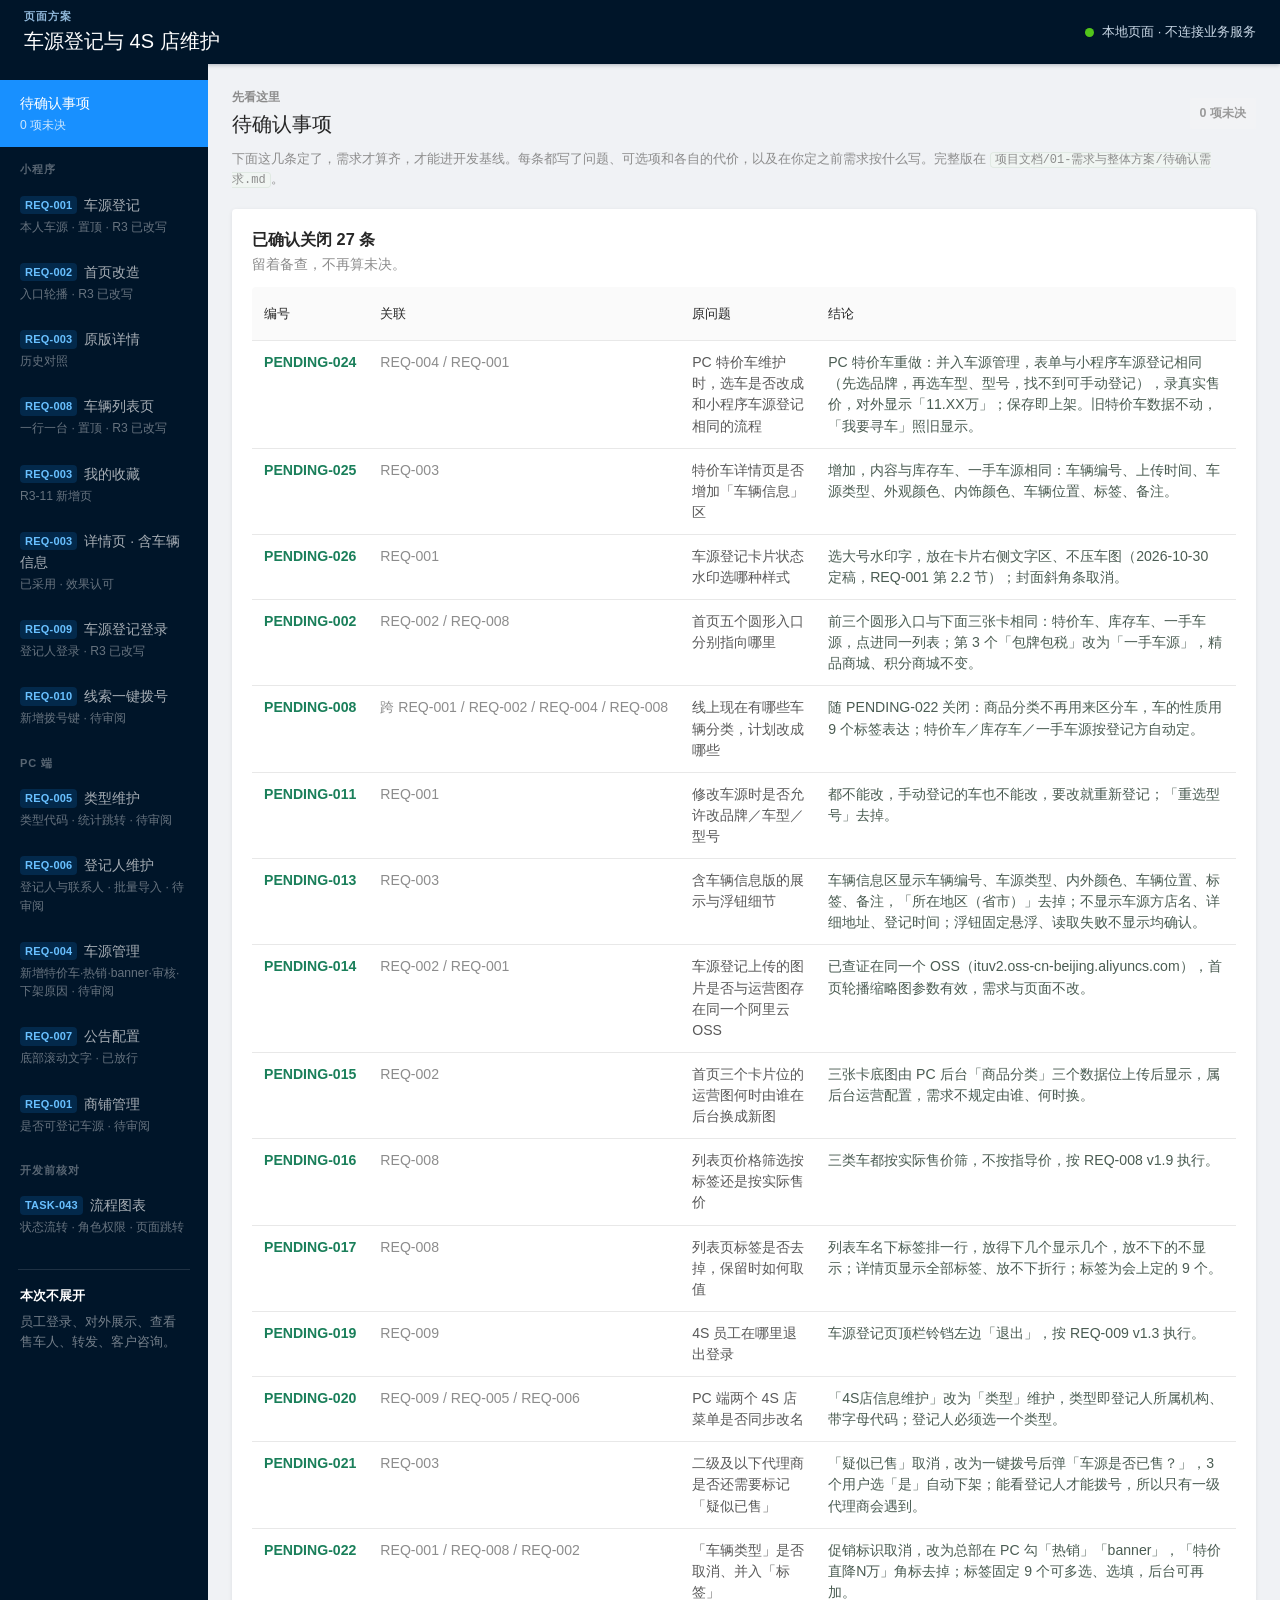
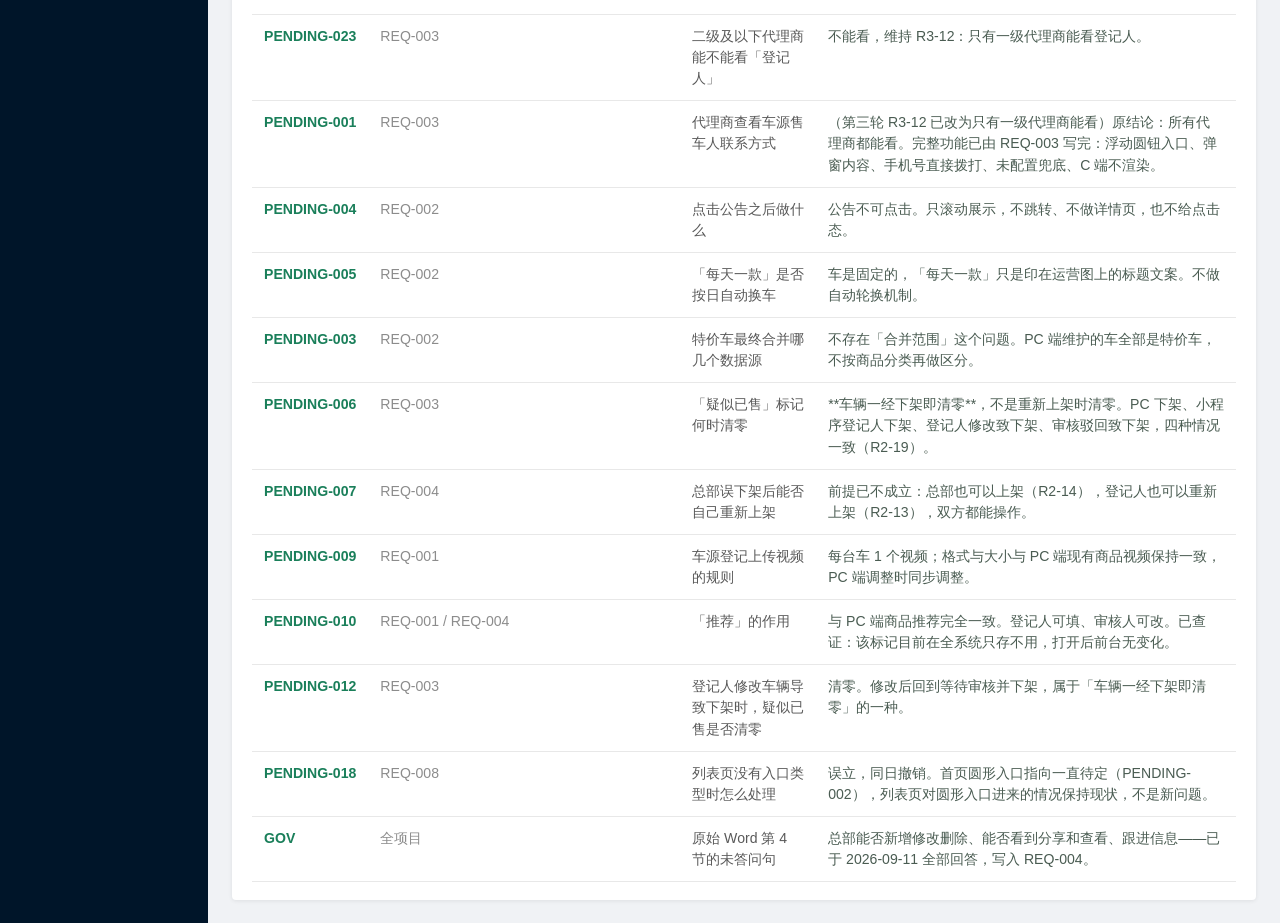
<file: index.html>
<!doctype html>
<html lang="zh-CN">
<head>
  <meta charset="utf-8">
  <meta name="viewport" content="width=device-width, initial-scale=1">
  <meta name="description" content="预蒜 车源登记与 4S 店维护 页面方案">
  <title>预蒜 · 页面方案</title>
  <link rel="stylesheet" href="styles.css?v=6.27.0">
</head>
<body>
  <header class="topbar">
    <div>
      <p class="eyebrow">页面方案</p>
      <h1>车源登记与 4S 店维护</h1>
    </div>
    <div class="demo-flag"><span></span>本地页面 · 不连接业务服务</div>
  </header>

  <div class="shell">
    <nav class="side-nav" aria-label="功能导航">
      <button class="nav-item active" data-view="overview">待确认事项 <span></span></button>

      <p class="nav-group">小程序</p>
      <button class="nav-item" data-view="inventory"><i>REQ-001</i>车源登记 <span>本人车源 · 置顶 · R3 已改写</span></button>
      <button class="nav-item" data-view="home002"><i>REQ-002</i>首页改造 <span>入口轮播 · R3 已改写</span></button>
      <button class="nav-item" data-view="contact"><i>REQ-003</i>原版详情 <span>历史对照</span></button>
      <button class="nav-item" data-view="list008"><i>REQ-008</i>车辆列表页 <span>一行一台 · 置顶 · R3 已改写</span></button>
      <button class="nav-item" data-view="fav"><i>REQ-003</i>我的收藏 <span>R3-11 新增页</span></button>
      <button class="nav-item" data-view="contact2"><i>REQ-003</i>详情页 · 含车辆信息 <span>已采用 · 效果认可</span></button>
      <button class="nav-item" data-view="login009"><i>REQ-009</i>车源登记登录 <span>登记人登录 · R3 已改写</span></button>
      <button class="nav-item" data-view="clue010"><i>REQ-010</i>线索一键拨号 <span>新增拨号键 · 待审阅</span></button>

      <p class="nav-group">PC 端</p>
      <button class="nav-item" data-view="stores"><i>REQ-005</i>类型维护 <span>类型代码 · 统计跳转 · 待审阅</span></button>
      <button class="nav-item" data-view="employees"><i>REQ-006</i>登记人维护 <span>登记人与联系人 · 批量导入 · 待审阅</span></button>
      <button class="nav-item" data-view="stock"><i>REQ-004</i>车源管理 <span>新增特价车·热销·banner·审核·下架原因 · 待审阅</span></button>
      <button class="nav-item" data-view="notice"><i>REQ-007</i>公告配置 <span>底部滚动文字 · 已放行</span></button>
      <button class="nav-item" data-view="shop"><i>REQ-001</i>商铺管理 <span>是否可登记车源 · 待审阅</span></button>

      <p class="nav-group">开发前核对</p>
      <button class="nav-item" data-view="flow043"><i>TASK-043</i>流程图表 <span>状态流转 · 角色权限 · 页面跳转</span></button>

      <div class="scope-note">
        <strong>本次不展开</strong>
        员工登录、对外展示、查看售车人、转发、客户咨询。
      </div>
    </nav>

    <main id="app" tabindex="-1">
      <section class="view active" id="view-overview">
        <div class="page-heading">
          <div><p class="kicker">先看这里</p><h2>待确认事项</h2></div>
          <span class="status-chip review" id="pending-count"></span>
        </div>
        <p class="pend-intro">下面这几条定了，需求才算齐，才能进开发基线。每条都写了问题、可选项和各自的代价，以及在你定之前需求按什么写。完整版在 <code>项目文档/01-需求与整体方案/待确认需求.md</code>。</p>
        <div id="pending-body"></div>
      </section>

      <section class="view" id="view-inventory">
       <div class="mobile-layout">
        <div class="entry-col">
          <p class="entry-cap">入口页 · 代理商后台</p>
          <!-- R2-10：按线上实际页面（用户 2026-09-16 提供的真机截图）完整复刻，不再贴 Word 示意图 -->
          <div class="mobile-stage entry-stage">
            <div class="ph-status"><span class="ph-time">16:08</span><span class="ph-right"><i class="ph-sig"></i>5G<i class="ph-bat"></i></span></div>
            <div class="ph-green">
              <div class="ph-capsule"><span>•••</span><i></i></div>
              <div class="ph-usercard">
                <div class="ph-name">孙可鑫</div>
                <div class="ph-line"><i class="ph-ico-loc"></i>全国1000余家线下【交车中心】均可交付</div>
                <div class="ph-line"><i class="ph-ico-tel"></i>18686636658</div>
              </div>
              <button class="ph-home" type="button">返回主页</button>
            </div>
            <div class="ph-grid">
              <button class="ph-item" type="button"><img src="assets/req-001/ic-shop.png?v=1" alt=""><span>下级店铺</span></button>
              <button class="ph-item" type="button" id="entry-clue"><img src="assets/req-001/ic-clue.png?v=1" alt=""><span>线索管理</span></button>
              <button class="ph-item" type="button"><img src="assets/req-001/ic-share.png?v=1" alt=""><span>共享车源</span></button>
              <button class="ph-item" type="button"><img src="assets/req-001/ic-bill.png?v=1" alt=""><span>积分账单</span></button>
              <button class="ph-item" type="button"><img src="assets/req-001/ic-shop.png?v=1" alt=""><span>全网比价</span></button>
              <button class="ph-item" type="button"><img src="assets/req-001/ic-shop.png?v=1" alt=""><span>招募合伙人</span></button>
              <button class="ph-item" type="button"><img src="assets/req-001/ic-hot.png?v=1" alt=""><span>朋友圈素材</span></button>
              <button class="ph-item" type="button"><img src="assets/req-001/ic-shop.png?v=1" alt=""><span>保养套餐</span></button>
              <button class="ph-item" type="button"><img src="assets/req-001/ic-shop.png?v=1" alt=""><span>运营管理</span></button>
              <button class="ph-item" type="button"><img src="assets/req-001/ic-shop.png?v=1" alt=""><span>助道学堂</span></button>
              <button class="ph-item" type="button"><img src="assets/req-001/ic-shop.png?v=1" alt=""><span>签署合同</span></button>
              <button class="ph-item" type="button"><img src="assets/req-001/ic-shop.png?v=1" alt=""><span>售车登记</span></button>
              <button class="ph-item" type="button" id="entry-car-source"><img src="assets/req-001/ic-shop.png?v=1" alt=""><span>车源登记</span></button>
            </div>
            <div class="ph-partner">城市合伙人（0）</div>
            <div class="ph-empty">暂无数据</div>
            <button class="ph-logout" type="button">退出<br>后台</button>
          </div>
          <p class="entry-note">入口页是 <code>pages/seller/index.vue</code>。本次只在现有 12 个入口后面新增「车源登记」一个，其余入口、返回主页、城市合伙人、退出后台一概不动。点「车源登记」进右边的页面。</p>
        </div>
        <div class="mobile-stage">
          <div class="mobile-head"><button class="icon-btn" aria-label="返回">‹</button><strong>车源登记</strong><button class="logout-btn" id="inv-logout" type="button">退出</button><button class="notify-btn" id="notify-entry" aria-label="驳回通知">🔔<span class="notify-badge" id="notify-badge" hidden>0</span></button></div>
          <div class="inventory-actions">
            <!-- R2-10：四个条件一行无边框横排，点选即生效；无查询/重置/收起按钮。形态同车辆列表页筛选栏 -->
            <div class="filter-bar" id="query-body">
              <button type="button" class="filter-item" id="q-car">品牌<i></i></button>
                            <button type="button" class="filter-item" id="q-approve">审核<i></i></button>
              <button type="button" class="filter-item" id="q-shelf">上下架<i></i></button>
            </div>
          </div>
          <div id="vehicle-list" class="vehicle-list" aria-live="polite"></div>
          <div id="list-footer" class="list-footer">向下滚动加载后续记录</div>
          <!-- REQ-001 v2.11：「增加车源」固定在页面底部、通栏 -->
          <div class="inv-add-bar"><button class="primary" id="add-vehicle">＋ 增加车源</button></div>
          <!-- 手机内页面栈：小程序 navigateTo 的形态，整屏推入，不是弹窗 -->
          <div id="m-stack" class="m-stack"></div>
          <!-- 手机内居中确认框：对应 u-modal -->
          <div id="m-dialog" class="m-dialog-wrap" hidden></div>
          <!-- 手机内底部选择器：对应 u-picker -->
          <div id="m-picker" class="m-picker-wrap" hidden></div>
          <!-- 手机内提示条：对应 uni.showToast -->
          <div id="m-toast" class="m-toast"></div>
        </div>

        <aside class="side-info">
          <div class="side-info-head"><h2>REQ-001 小程序车源登记</h2><span class="chip">R3 已改写 · 待审阅</span></div>
          <p>左侧手机内的操作是真实本地交互，数据为本地固定数据，不连接任何接口。</p>
          <h3>本轮相对 v1.2 改了什么</h3>
          <ul>
            <li><strong>改名（R2-05／R2-06）</strong>：入口、页面、表单标题统一为「车源登记」，按钮为「增加车源」。车源类型名「库存车」「一手车源」不变。</li>
            <li><strong>查询区（R2-07／R2-08）</strong>：取消在售／已下架页签，改为品牌→车系→车型三级级联、审核、上下架三个条件（车辆类型已取消，CHG-D051），逐字段查询。</li>
            <li><strong>审核流程（R2-11）</strong>：登记提交后进入等待审核；审核状态与上下架是两个互不合并的维度，只有通过才可能上架。</li>
            <li><strong>驳回通知（R2-11 细则 2）</strong>：右上角铃铛带未读角标，点开看驳回时间，点条目直接进该车修改页，原因显示在顶部。不做「被驳回的车」独立分区。</li>
            <li><strong>登记表（R2-09／R2-12）</strong>：车辆位置、标签、详情图片（仅图片）；照片区支持视频。车辆类型已取消，推荐已由付费置顶替代。</li>
          </ul>
          <h3>第三轮（R3，2026-09-29）</h3>
          <ul>
            <li><strong>付费置顶（R3-01）</strong>：去掉「推荐」。审核通过且在售的车，登记时间右侧有「置顶」按钮，点开付款面板（9.9元／7天，后台可配），付款后卡片显示「置顶至…」、按钮变「续期」。置顶车在对应车源类型列表排最前。</li>
            <li><strong>登录手机号（R3-06）</strong>：登记表在「登记人」下方反显当前登录手机号，只读。</li>
            <li><strong>详情图片（R3-07）</strong>：原「车辆详情」图文改为只能加图片，最多 9 张（超出提示「详情图片最多9张」），可上移、下移、移除，不裁切。</li>
            <li><strong>车辆照片裁成正方形（R3-08）</strong>：不是正方形的照片先进裁剪页，拖动选择保留区域（手机上可双指缩放）；点上传选择非正方形照片后自动弹出裁剪，不单设「待裁剪」入口。</li>
          </ul>
          <h3>本轮新增（R2-10，2026-09-16）</h3>
          <ul><li><strong>卡片精简为 6 项</strong>：封面（左上角热销角标）、车名、状态、标签、价格、登记时间。去掉备注、车源类型、内外颜色与「查看」按钮；操作按钮移到价格同一行。</li><li><strong>查询区一行横排</strong>：品牌／审核／上下架（车辆类型已取消，v2.9），点选即生效，去掉查询、重置、收起三个按钮。</li><li><strong>排序</strong>：驳回最前，其次等待审核，其余按登记时间倒序。</li></ul>
          <h3>2026-10-28 会议后（v2.11）</h3>
          <ul>
            <li><strong>驳回卡片</strong>：审核状态「不通过」改叫「驳回」；点卡片不进详情，只有加大的绿色实底「修改」；驳回原因红字，整张卡片通栏，最多两行。</li>
            <li><strong>在架卡片</strong>：「修改」变小，与「下架」同样大小的描边按钮。</li>
            <li><strong>状态水印</strong>：「驳回」「等待审核」「已下架」，在架的不打；倾斜半透明大字放在车图右侧文字区，不压车图，压在车名价格按钮之上更明显，只有字、没有底色（2026-10-30），驳回红、等待审核橙、已下架灰，不挡点击。已下架卡片通栏灰字下架原因（本人下架／总部填写的原因／三个用户标记该车辆已售／上架超过 30 天自动下架，天数为参数，默认 30）。</li>
            <li><strong>增加车源</strong>：固定在页面底部，通栏。</li>
            <li><strong>登记表与修改表</strong>：「促销标识」改为「车辆位置」单选必填（东区／西区／南区／北区／大北区）；标签换成 9 个、选填；修改页品牌、车型、型号都只读（手动登记的也一样），没有「重选型号」；照片超过 10MB 自动压缩，不再提示；选车页入口「找不到？手动登记车源」。</li>
            <li><strong>车辆详情</strong>：「车辆主键 ID」改为「车辆编号」，审核通过前显示「审核通过后生成」；已下架显示下架原因。</li>
          </ul>
          <p class="side-info-src">完整规则见 REQ-001 需求方案 v2.15；本页不重复维护规则。</p>
        </aside>
       </div>
      </section>

      <section class="view" id="view-stores">
        <div class="pc-page">
          <div class="page-heading"><div><p class="kicker">PC端</p><h2>类型维护</h2></div><div class="button-row"><button class="primary" id="add-store">新增类型</button></div></div>
          <div class="panel toolbar"><label>类型代码<select id="store-code-filter"><option value="">全部</option></select></label><label>类型名称<input id="store-search" maxlength="100" placeholder="请输入类型名称"></label><button id="query-store" class="primary">查询</button><button id="reset-store" class="ghost">重置</button></div>
          <div class="panel table-panel"><div class="table-wrap"><table class="data-table"><thead><tr><th>类型代码</th><th>类型名称</th><th>登记人数</th><th>近 30 天上传车辆数</th><th>省市区县</th><th>详细地址</th><th>操作</th></tr></thead><tbody id="store-table-body"></tbody></table></div><div id="store-empty" class="table-empty" hidden></div><div class="pagination"><span id="store-total"></span><label>每页<select id="store-page-size"><option>20</option><option>50</option><option>100</option></select></label><button id="store-prev">上一页</button><span id="store-page"></span><button id="store-next">下一页</button></div></div>
        </div>
      </section>
      <section class="view" id="view-employees">
        <div class="pc-page">
          <div class="page-heading"><div><p class="kicker">PC端</p><h2>登记人维护</h2></div><div class="button-row"><button class="ghost" id="contact-setting">车源联系人设置</button><button class="ghost" id="import-employee">批量导入</button><button class="primary" id="add-employee">新增登记人</button></div></div>
          <div class="panel toolbar employee-toolbar">
            <label>登记人姓名<input id="employee-name" maxlength="50" placeholder="请输入登记人姓名"></label>
            <label>手机号<input id="employee-phone" placeholder="请输入手机号"></label>
            <label>所属类型<input id="employee-store-filter" placeholder="全部类型／输入代码或名称搜索"></label>
            <label>状态<select id="employee-status"><option value="">全部</option><option>启用</option><option>停用</option></select></label>
            <button id="query-employee" class="primary">查询</button><button id="reset-employee" class="ghost">重置</button>
          </div>
          <div class="panel table-panel"><div class="table-wrap"><table class="data-table"><thead><tr><th>登记人姓名</th><th>手机号</th><th>所属类型</th><th><button type="button" class="th-sort" id="employee-sort">近 30 天上传车辆数 <i>↕</i></button></th><th>账号状态</th><th>备注</th><th>操作</th></tr></thead><tbody id="employee-table-body"></tbody></table></div><div id="employee-empty" class="table-empty" hidden></div><div class="pagination"><span id="employee-total"></span><button id="employee-prev">上一页</button><span id="employee-page"></span><button id="employee-next">下一页</button></div></div>
        </div>
      </section>

      <section class="view" id="view-stock">
        <div class="pc-page">
          <div class="page-heading">
            <div><p class="kicker">PC端</p><h2>车源管理</h2></div>
            <div class="button-row"><span class="chip pend">查看、审核、上下架、勾热销和 banner；只能新增特价车，库存车、一手车源不改车辆信息；不删除</span><button class="primary" id="sp-add">新增特价车</button></div>
          </div>
          <div class="panel notice-tip">
            <strong>特价车只由总部在 PC 录入，小程序没有录入入口。</strong>
            点「新增特价车」，流程与小程序车源登记相同：先选品牌，再选车型、型号（分燃油车、新能源），找不到可手动登记车源，再填实际售价、颜色、车辆位置、标签、照片等。保存即通过、上架，生成 TG 编号。修改特价车时品牌、车型、型号只读，其余可改，不改审核状态。
          </div>
          <div class="panel toolbar">
            <label>登记人<input id="q-person" placeholder="请输入登记人"></label>
            <label>所属机构<input id="q-org" placeholder="请输入机构名称"></label>
            <label>所属类型<select id="q-stype"><option value="">全部</option></select></label>
            <label>品牌<select id="q-brand"><option value="">不限品牌</option></select></label>
            <label>车型<select id="q-model"><option value="">不限车型</option></select></label>
            <label>车源类型<select id="q-srctype"><option value="">全部</option><option>库存车</option><option>一手车源</option><option>特价车</option></select></label>
            <label>审核状态<select id="pc-approve"><option value="">全部</option><option>等待审核</option><option>通过</option><option>驳回</option></select></label>
            <label>上下架<select id="pc-shelf"><option value="">全部</option><option>在售</option><option>已下架</option></select></label>
            <label>热销<select id="q-hot"><option value="">全部</option><option>是</option><option>否</option></select></label>
            <label>banner<select id="q-banner"><option value="">全部</option><option>是</option><option>否</option></select></label>
            <label>车辆位置<select id="q-loc"><option value="">全部</option></select></label>
            <label>登记时间<span class="range"><input id="q-from" type="date"><i>至</i><input id="q-to" type="date"></span></label>
            <label>车辆编号<input id="q-code" placeholder="请输入完整车辆编号"></label>
            <label>排序<select id="q-sort"><option value="time">登记时间倒序</option><option value="sold">已售人数多的在前</option><option value="views">查看次数多的在前</option></select></label>
            <button id="stock-query" class="primary">查询</button><button id="stock-reset" class="ghost">重置</button>
          </div>
          <div class="stat-row panel compact">
            <div class="stat"><b id="s-total">0</b><span>车源总数</span></div>
            <div class="stat stat-link" id="s-pend-stat" role="button" tabindex="0" title="点击只看等待审核的车"><b id="s-pend" style="color:#b25b00">0</b><span>等待审核</span></div>
            <div class="stat"><b id="s-on" style="color:#21a081">0</b><span>在售</span></div>
            <div class="stat"><b id="s-off" style="color:#b73b3b">0</b><span>已下架</span></div>
            <div class="stat"><b id="s-views">0</b><span>累计查看</span></div>
          </div>
          <div class="panel table-panel">
            <div class="table-wrap"><table class="data-table"><thead><tr>
              <th>#</th><th class="col-id">车辆编号</th><th>车源类型</th><th>热销<span class="th-tip" tabindex="0" aria-label="热销说明">ⓘ<span class="th-tip-pop" role="tooltip">勾选后，该车在小程序车辆列表排在付费置顶的车之后、其他车之前，首图左上角显示「热销」角标</span></span></th><th>banner<span class="th-tip" tabindex="0" aria-label="banner说明">ⓘ<span class="th-tip-pop" role="tooltip">勾选后，该车显示在小程序本列表顶部横幅轮播；每个列表最多 10 台</span></span></th><th>车辆位置</th><th>品牌车型</th><th>实际售价（元）</th><th>登记人</th><th>所属机构</th><th>登记时间</th><th>查看</th><th>已售人数</th><th>审核状态</th><th>上下架</th><th>置顶</th><th>操作</th>
            </tr></thead><tbody id="stock-body"></tbody></table></div>
            <div id="stock-empty" class="table-empty" hidden></div>
            <div class="pagination"><span id="stock-total"></span><label>每页<select id="stock-size"><option>20</option><option>50</option><option>100</option></select></label><button id="stock-prev">上一页</button><span id="stock-page"></span><button id="stock-next">下一页</button></div>
          </div>
        </div>
      </section>

      <section class="view" id="view-notice">
        <div class="pc-page">
          <div class="page-heading">
            <div><p class="kicker">PC端</p><h2>公告配置</h2></div>
            <div class="button-row"><span id="notice-count" class="chip ok"></span><button class="primary" id="notice-add">新增公告</button></div>
          </div>
          <div class="panel notice-tip">
            <strong>公告是运营自己编的文案，不接真实浏览数据。</strong>
            「尾号 9989 正在查看…」是文案示例，不是系统去查谁在看什么车。一条公告只有文案、排序值、启用状态三个字段。
          </div>
          <div class="panel toolbar">
            <label>公告文案<input id="notice-search" maxlength="40" placeholder="输入关键字查询"></label>
            <label>状态<select id="notice-status"><option value="">全部</option><option>启用</option><option>停用</option></select></label>
            <button id="notice-query" class="primary">查询</button><button id="notice-reset" class="ghost">重置</button>
          </div>
          <div class="panel table-panel">
            <div class="table-wrap"><table class="data-table"><thead><tr><th>公告文案</th><th>排序值</th><th>状态</th><th>更新时间</th><th>操作</th></tr></thead><tbody id="notice-table-body"></tbody></table></div>
            <div id="notice-empty" class="table-empty" hidden></div>
            <div class="pagination"><span id="notice-total"></span><label>每页<select id="notice-page-size"><option>20</option><option>50</option><option>100</option></select></label><button id="notice-prev">上一页</button><span id="notice-page"></span><button id="notice-next">下一页</button></div>
          </div>
        </div>
      </section>

      <section class="view" id="view-shop">
        <div class="pc-page">
          <div class="page-heading"><div><p class="kicker">PC端</p><h2>商铺管理</h2></div></div>
          <div class="shop-layout">
            <section class="shop-edit" aria-label="编辑商铺">
              <header class="modal-header"><h2>编辑商铺</h2><button type="button" class="modal-close" aria-label="关闭">×</button></header>
              <div class="shop-body">
              <div class="shop-row"><span class="shop-k">上级店铺</span><div class="shop-v"><select disabled><option>预蒜汽车总部</option></select></div></div>
              <div class="shop-row"><span class="shop-k req">店铺名称</span><div class="shop-v"><input value="华东名车行" maxlength="50"></div></div>
              <div class="shop-row"><span class="shop-k req">联系电话</span><div class="shop-v"><input value="13916582047" maxlength="11"></div></div>
              <div class="shop-row"><span class="shop-k req">店铺类型</span><div class="shop-v"><select disabled><option>一级代理</option></select></div></div>
              <div class="shop-row"><span class="shop-k">是否启用</span><div class="shop-v"><button type="button" class="sw on" role="switch" aria-checked="true" aria-label="是否启用"><i></i></button></div></div>
              <div class="shop-row"><span class="shop-k">是否可见下级店铺</span><div class="shop-v"><button type="button" class="sw on" role="switch" aria-checked="true" aria-label="是否可见下级店铺"><i></i></button></div></div>
              <div class="shop-row"><span class="shop-k">是否可见下级店铺线索</span><div class="shop-v"><button type="button" class="sw on" role="switch" aria-checked="true" aria-label="是否可见下级店铺线索"><i></i></button></div></div>
              <div class="shop-row"><span class="shop-k">是否可见QA</span><div class="shop-v"><button type="button" class="sw" role="switch" aria-checked="false" aria-label="是否可见QA"><i></i></button></div></div>
              <div class="shop-row"><span class="shop-k">是否可见车源管理</span><div class="shop-v"><button type="button" class="sw on" role="switch" aria-checked="true" aria-label="是否可见车源管理"><i></i></button></div></div>
              <div class="shop-row"><span class="shop-k">是否可见考试</span><div class="shop-v"><button type="button" class="sw" role="switch" aria-checked="false" aria-label="是否可见考试"><i></i></button></div></div>
              <div class="shop-row"><span class="shop-k">是否可登记车源</span><div class="shop-v"><button type="button" class="sw" role="switch" aria-checked="false" aria-label="是否可登记车源" id="shop-reg-switch"><i></i></button></div></div>
              </div>
              <footer class="modal-footer"><button type="button" class="ghost" id="shop-cancel">取消</button><button type="button" class="primary" id="shop-save">确定</button></footer>
            </section>
            <aside class="side-info">
              <div class="side-info-head"><h2>商铺管理 · 是否可登记车源</h2><span class="chip">待审阅</span></div>
              <p>左侧为 PC「商铺管理」中一级代理商某商铺的编辑页节选，开关可点切换。</p>
              <ul>
                <li><strong>只对一级代理商显示此开关</strong>：店铺类型为「一级代理」的商铺编辑页才有「是否可登记车源」。</li>
                <li><strong>开通后小程序管理后台才显示「车源登记」入口</strong>，未开通不显示。</li>
                <li><strong>默认关闭</strong>，上线后总部逐个开通。</li>
                <li>开关顺序沿用现有系统：是否启用、是否可见下级店铺、是否可见下级店铺线索、是否可见QA、是否可见车源管理、是否可见考试，新开关放在最后。</li>
              </ul>
            </aside>
          </div>
        </div>
      </section>

      <section class="view" id="view-contact">
        <div class="mobile-layout">
          <div class="detail-col">
            <div class="d-toolbar">
              <span class="d-label">当前身份</span>
              <div class="seg2" id="d-role"><button data-role="agent" class="on">一级代理商</button><button data-role="agent2">二级代理商</button><button data-role="customer">C 端客户</button></div>
              <span class="d-label">车源类型</span>
              <div class="seg2" id="d-source"><button data-source="inventory" class="on">库存车</button><button data-source="firsthand">一手车源</button><button data-source="special">特价车</button></div>
              <label class="d-check"><input type="checkbox" id="d-nocontact"> 模拟统一联系人未配置</label>
            </div>
            <p class="d-why" id="d-why" hidden></p>

            <div class="d-phone">
              <div class="d-screen">
                <img src="assets/req-003/detail-nav.png?v=1" alt="导航栏">
                <div class="d-legacy-hero"></div>
                <div class="d-real-price"><span class="d-real-big">10.XX万</span><div class="d-real-lines"><p>指导价: <s>11.98万</s></p><p>预蒜价: <span>10.XX万</span></p></div></div>
                <div class="d-real-model"><span class="d-real-model-tag">车型:</span><span class="d-real-model-name"></span></div>
                <div class="d-legacy-tail"><img src="assets/req-003/detail-body.png?v=1" alt="我附近门店与购车优势"></div>
                <div class="d2-detail"><div class="d2-detail-head">商品详情</div><div id="d-blocks" class="d2-blocks"></div></div>
              </div>

              <div class="m-dialog-wrap" id="d-confirm" hidden></div>
              <button class="d-fab" id="d-fab" title="联系登记人">
                <span class="d-fab-ico">☎</span><span class="d-fab-txt">登记人</span>
              </button>

              <div class="d-tabbar"><img src="assets/req-003/detail-tabbar.png?v=1" alt="底部固定栏"><button type="button" class="d2-fav" id="d-fav"><svg viewBox="0 0 24 24"><path d="M12 3.2l2.6 5.5 6 .8-4.4 4.1 1.1 5.9L12 16.6l-5.3 2.9 1.1-5.9L3.4 9.5l6-.8z"/></svg><span class="d2-fav-t">收藏</span></button></div>

              <div class="d-sheet-wrap" id="d-sheet" hidden>
                <div class="d-mask" id="d-mask"></div>
                <div class="d-sheet">
                  <div class="d-sheet-head"><b>登记人</b><button class="d-x" id="d-close">×</button></div>
                  <div class="d-row"><span class="d-k">姓名</span><span class="d-v" id="d-name"></span></div>
                  <div class="d-row"><span class="d-k">来源</span><span class="d-v d-from" id="d-from"></span></div>
                  <div class="d-row"><span class="d-k">手机号</span><a class="d-v d-tel" id="d-tel"></a></div>
                  <button type="button" class="d-dial" id="d-dial">一键拨号</button>
                </div>
              </div>
            </div>
          </div>

          <aside class="side-info">
            <div class="side-info-head"><h2>REQ-003 小程序车辆详情页改造</h2><span class="chip pend">待审阅</span></div>
            <p>本页与含车辆信息版共用同一辆传祺完整示例资料。实拍图片、完整车型、价格及收藏同步；原版不加车辆信息区和序号角标。两版均可切换照片，价格仅为排版示例。</p>
            <h3>用上面的开关看三种情况</h3>
            <ul>
              <li><b>一级代理商 + 库存车</b>：弹窗显示登记人，手机号可点拨打。浮钮已按 R2-15 上移到车型名右侧的浅色区，不压顶部绿色价格条与底部绿色横幅。</li>
              <li><b>一级代理商 + 一手车源</b>：显示总部统一联系人，不显示实际上传的员工。勾选「未配置」可看兜底显示。</li>
              <li><b>一级代理商 + 特价车</b>（v2.11）：同样显示浮钮，联系人为总部统一联系人。</li>
              <li><b>C 端客户</b>、<b>二级代理商</b>：浮动钮直接不渲染，顶部图片同样为正方形，其余规则不变。</li>
            </ul>
            <h3>一键拨号后确认已售（v2.11，替代疑似已售）</h3>
            <ul>
              <li>弹窗手机号下方为通栏绿色「一键拨号」；拨完回到详情页弹「车源是否已售？」，「是」「否」两个大按钮，右上角 ×。</li>
              <li>选「是」提示「感谢反馈」，同一人对同一台车只算一次，之后再拨号不再弹；选「否」或 × 直接关闭、不计数。</li>
              <li>3 个不同用户选「是」自动下架，下架原因「三个用户标记该车辆已售」。特价车只拨号，不弹这个确认窗。</li>
            </ul>
            <p class="side-info-src">完整规则见 REQ-003 需求方案 v2.15。另含车源详情读取、线索写入与线索读取，属后台行为，页面上看不到。</p>
          </aside>
        </div>
      </section>

      <section class="view" id="view-contact2">
        <div class="mobile-layout">
          <div class="detail-col">
            <div class="d-toolbar">
              <span class="d-label">当前身份</span>
              <div class="seg2" id="d2-role"><button data-role="agent" class="on">一级代理商</button><button data-role="agent2">二级代理商</button><button data-role="customer">C 端客户</button></div>
              <span class="d-label">车源类型</span>
              <div class="seg2" id="d2-source"><button data-source="inventory" class="on">库存车</button><button data-source="firsthand">一手车源</button><button data-source="special_price">特价车</button></div>
            </div>

            <div class="d-phone">
              <div class="d-screen">
                <img src="assets/req-003/detail-nav.png?v=1" alt="导航栏">
                <div class="d2-swiper"></div>
                <div class="d2-price">
                  <div class="d2-price-big" id="d2-big"></div>
                  <div class="d2-price-lines">
                    <p>指导价: <s id="d2-ref"></s></p>
                    <p class="d2-yellow">预蒜价: <span id="d2-sale"></span></p>
                  </div>
                </div>
                <div class="d2-model"><span class="d2-model-tag">车型:</span><div class="d2-model-main"><span class="d2-model-name" id="d2-name"></span></div></div>
                <div class="d2-info">
                  <div class="d2-info-head"><b>车辆信息</b><span class="d2-src" id="d2-src"></span></div>
                  <div class="d2-row d2-vno-row" id="d2-vno-row"><span class="d2-k">车辆编号</span><span class="d2-vno" id="d2-vno"></span></div>
                  <div class="d2-row d2-vno-row" id="d2-up-row"><span class="d2-k">上传时间</span><span class="d2-vno" id="d2-uptime"></span></div>
                  <dl class="d2-grid">
                    <div><dt>外观颜色</dt><dd id="d2-color-out"></dd></div>
                    <div><dt>内饰颜色</dt><dd id="d2-color-in"></dd></div>
                    <div><dt>车辆位置</dt><dd id="d2-location"></dd></div>
                  </dl>
                  <div class="d2-row"><span class="d2-k">标签</span><div class="d2-labels" id="d2-labels"></div></div>
                  <div class="d2-row"><span class="d2-k">备注</span><p class="d2-remark" id="d2-remark"></p></div>
                </div>
                <img src="assets/req-003/detail-shop.png?v=1" alt="我附近门店">
                <img src="assets/req-003/detail-adv.png?v=1" alt="购车优势">
                <div class="d2-detail">
                  <div class="d2-detail-head">商品详情</div>
                  <div class="d2-blocks" id="d2-blocks"></div>
                </div>
              </div>

              <div class="m-dialog-wrap" id="d2-confirm" hidden></div>
              <button class="d-fab d2-fab" id="d2-fab" title="联系登记人">
                <span class="d-fab-ico">☎</span><span class="d-fab-txt">登记人</span>
              </button>

              <div class="d-tabbar"><img src="assets/req-003/detail-tabbar.png?v=1" alt="底部固定栏"><button type="button" class="d2-fav" id="d2-fav"><svg viewBox="0 0 24 24"><path d="M12 3.2l2.6 5.5 6 .8-4.4 4.1 1.1 5.9L12 16.6l-5.3 2.9 1.1-5.9L3.4 9.5l6-.8z"/></svg><span class="d2-fav-t">收藏</span></button></div>

              <div class="d-sheet-wrap" id="d2-sheet" hidden>
                <div class="d-mask" id="d2-mask"></div>
                <div class="d-sheet">
                  <div class="d-sheet-head"><b>登记人</b><button class="d-x" id="d2-close">×</button></div>
                  <div class="d-row"><span class="d-k">姓名</span><span class="d-v" id="d2-c-name"></span></div>
                  <div class="d-row"><span class="d-k">来源</span><span class="d-v d-from" id="d2-c-from"></span></div>
                  <div class="d-row"><span class="d-k">手机号</span><a class="d-v d-tel" id="d2-c-tel"></a></div>
                  <button type="button" class="d-dial" id="d2-dial">一键拨号</button>
                </div>
              </div>
            </div>
          </div>

          <aside class="side-info">
            <div class="side-info-head"><h2>车辆详情页 · 含车辆信息</h2><span class="chip">已采用</span></div>
            <p>用户已确认采用此版：在「车型」下面加一块「车辆信息」，把登记时填的信息给看车的人看。两版共用车辆图片、完整车名、价格、详情图片与收藏；这版增加车辆信息区和轮播序号，供对比。</p>
            <h3>展示了什么</h3>
            <ul>
              <li><b>顶部轮播</b>：登记时上传的全部照片和视频，右下角显示张数。</li>
              <li><b>价格条</b>：大字和「预蒜价」是实际售价，「指导价」是参考价。</li>
              <li><b>车型</b>：品牌＋车系＋车型。</li>
              <li><b>车辆信息</b>：车源类型、车辆编号（第一行）、上传时间（第二行，该车最后一次上架日期 YYYY-MM-DD）、外观颜色、内饰颜色、车辆位置（东区／西区／南区／北区／大北区）、标签、备注；顶部第一张图左上角只显示「热销」角标（v2.11）。</li>
              <li><b>特价车</b>：与库存车、一手车源一样显示车辆信息区，车源类型为「特价车」，车辆编号在车辆信息区第一行；车名下面不再单独显示编号。</li>
              <li><b>商品详情</b>：登记时上传的详情图片，按上传顺序，保持原比例。</li>
            </ul>
            <h3>不展示什么，为什么</h3>
            <ul>
              <li><b>登记人姓名和电话</b>：客户咨询由转发人承接，只有一级代理商点「登记人」浮钮才看得到（R3-12）。</li>
              <li><b>代理商或 4S 店名称、详细地址、省市</b>：客户看到后可以绕开转发人直接找过去，所以只显示车辆位置（v2.11）。</li>
              <li><b>登记时间</b>：上传天数放在列表卡片上；详情页只在车辆信息区显示上传时间（最后一次上架日期），不另放登记时间。</li>
              <li><b>审核状态、内部置顶记录</b>：对看车的人没有用。</li>
            </ul>
            <h3>其余不变</h3>
            <ul>
              <li>我附近门店、购车优势沿用现状；底部栏增加收藏。</li>
              <li>「登记人」浮钮放在「车辆信息」标题右侧的白底处，只有一级代理商看得到（R3-12），v2.11 起特价车也有；弹窗手机号下方为「一键拨号」，拨完弹「车源是否已售？」（特价车不弹）。</li>
              <li><b>第三轮</b>：商品详情只显示图片（R3-07）；底部栏「返回首页」右侧新增「收藏」，点后变橙色「已收藏」，「我的」页第 5 个入口「我的收藏」能看到（R3-11）。</li>
            </ul>
            <p class="side-info-src">2026-09-29已确认采用此版，手机展示统一使用；其余未决细节仍在待确认事项中。车辆实拍图片来自 Wikimedia Commons，作者与许可见 assets/demo-cars/sources.json（TASK-038）；示价为排版值。</p>
          </aside>
        </div>
      </section>

      <section class="view" id="view-list008">
        <div class="mobile-layout">
          <div class="detail-col">
            <div class="d-toolbar">
              <span class="d-label">从首页哪个卡片进入</span>
              <div class="seg2" id="l8-entry"><button data-entry="special_price" class="on">特价车</button><button data-entry="firsthand">一手车源</button><button data-entry="inventory">库存车</button></div>
              <label class="d-check"><input type="checkbox" id="l8-empty"> 模拟无数据</label>
            </div>

            <div class="d-phone l8-phone">
              <div class="l8-top">
                <img class="l8-status" src="assets/req-008/nav-status.png?v=2" alt="状态栏">
                <div class="l8-navrow"><img class="l8-back" src="assets/req-008/nav-back.png?v=2" alt="返回"><span class="l8-title" id="l8-title">特价车</span><img class="l8-capsule" src="assets/req-008/nav-capsule.png?v=2" alt="胶囊按钮"></div>
              </div>
              <div class="l8-screen" id="l8-screen">
                <div class="l8-search">
                  <div class="l8-input"><span class="l8-mag" aria-hidden="true"></span><input id="l8-kw" placeholder="找到您的爱车"></div>
                  <button type="button" class="l8-sbtn" id="l8-search">搜索</button>
                </div>
                <div class="l8-banner" id="l8-banner"></div>
                <div class="l8-filter">
                  <span class="l8-f" id="l8-f-brand"><span class="t">全部</span><i></i></span>
                  <span class="l8-f" id="l8-f-price"><span class="t">价格</span><i></i></span>
                                  </div>
                <div class="l8-list grid" id="l8-list"></div>
                <div class="l8-emptybox" id="l8-emptybox" hidden><div class="l8-empty-ico"></div>没有搜索结果</div>
                <div class="l8-more" id="l8-more">没有更多数据了</div>
              </div>

              <div class="l8-page" id="l8-brand-page" hidden>
                <div class="l8-top">
                  <img class="l8-status" src="assets/req-008/nav-status.png?v=2" alt="状态栏">
                  <div class="l8-navrow"><img class="l8-back" id="l8-brand-back" src="assets/req-008/nav-back.png?v=2" alt="返回"><span class="l8-title">选择品牌</span><img class="l8-capsule" src="assets/req-008/nav-capsule.png?v=2" alt="胶囊按钮"></div>
                </div>
                <div class="l8-brand-list" id="l8-brand-list"></div>
              </div>

              <div class="l8-sheet-wrap" id="l8-price-sheet" hidden>
                <div class="l8-mask" id="l8-price-mask"></div>
                <div class="l8-sheet">
                  <div class="l8-pick-head"><button type="button" id="l8-price-cancel">取消</button><button type="button" class="ok" id="l8-price-ok">确定</button></div>
                  <div class="l8-price-opts" id="l8-price-opts"></div>
                </div>
              </div>

            </div>
          </div>

          <aside class="side-info">
            <div class="side-info-head"><h2>REQ-008 小程序车辆列表页改造</h2><span class="chip pend">待审阅</span></div>
            <p>照线上「我要寻车」列表页做，三个入口共用同一页。用上面的按钮切换从首页哪个卡片进入。</p>
            <h3>这次改了什么</h3>
            <ul>
              <li><b>标题</b>：按入口显示「特价车／一手车源／库存车」。</li>
              <li><b>显示哪些车</b>：三类都只显示审核通过且上架的车；特价车是总部在 PC 车源管理录入的车。</li>
              <li><b>排序（v1.11）</b>：付费置顶最前，其次热销（多台按勾选热销时间，后勾的在前），其余按最近一次上架时间。特价车没有付费置顶，热销最前。没有排序下拉。</li>
              <li><b>顶部横幅（v1.11）</b>：轮播本列表内 PC 勾了 banner 的车，每张是车的首图（裁成横幅比例）、左下车名与预蒜价，自动轮播、可左右滑，点击进该车详情；本列表没有勾 banner 的车时显示原运营图（库存车列表即此情况）。</li>
              <li><b>上传天数</b>：每个格子最后一行。当天「当天上传」，之后「上传一天」「上传十二天」…满 100 天用数字。</li>
                            <li><b>其他品牌</b>：三个入口点「全部」选品牌时，最前面有「其他品牌」，看手写品牌的车。</li>
              <li><b>价格（v1.9）</b>：三类车都按实际售价筛，不再用价格标签；档位可配置，默认 10万以下／10–15万／15–20万／20万以上，正好落在交界的两档都算。</li>
              <li><b>本轮反馈</b>：特价车列表也使用实拍照片，车名随照片对应；左上角只显示「热销」角标，「特价 直降N万」取消（v1.11）。</li>
              <li><b>一行一台（R3-09）</b>：照用户样例改为左侧车图、右侧信息，去掉列表／宫格切换；字段和绿色预蒜价不变。</li>
              <li><b>置顶（R3-01）</b>：一手车源、库存车里付费置顶的车排最前。</li>
            </ul>
            <h3>照旧不改</h3>
            <ul>
              <li>搜索、价格格式保持。</li>
              <li><b>车名下标签（v1.10）</b>：和详情页同一批标签（v1.11 为会上定的 9 个），排一行，能放几个放几个，放不下的不显示；没有标签不出现。</li>
              <li>车源格子和特价车格子内容一样，不显示店名、地区。</li>
            </ul>
            <h3>已确认关闭（2026-10-28）</h3>
            <ul>
              <li>价格按实际售价筛（PENDING-016）；车名下标签排一行（PENDING-017）；车源图片与运营图同一 OSS（PENDING-014）；商品分类不再用来区分车（PENDING-008）。</li>
            </ul>
            <p class="side-info-src">上传天数按今天日期实时计算。完整规则见 REQ-008 需求方案 v1.14。</p>
          </aside>
        </div>
      </section>

      <section class="view" id="view-login009">
        <div class="mobile-layout">
          <div class="detail-col">
            <div class="d-toolbar">
              <span class="d-label">试填账号</span>
              <div class="seg2"><button type="button" data-fill="13800001234|07123x">启用员工</button><button type="button" data-fill="13800005678|224567">停用员工</button><button type="button" data-fill="13900001111|123456">未开通手机号</button><button type="button" data-fill="13600001111|123456">代理商手机号</button></div>
              <button type="button" class="seg2-reset" id="l9-reset">回到商户登录</button>
              <label class="d-check"><input type="checkbox" id="l9-mark"> 标注本次新增</label>
            </div>
            <div class="d-phone l9-phone" id="l9-phone"></div>
          </div>

          <aside class="side-info">
            <div class="side-info-head"><h2>REQ-009 小程序 4S 店登录</h2><span class="chip pend">待审阅</span></div>
            <p>商户登录页照线上做，只加一个按钮。在手机里点「车源登记登录」走一遍：商户登录 → 车源登记登录 → 登录成功直接打开车源登记页（REQ-001）。</p>
            <h3>这次改了什么</h3>
            <ul>
              <li><b>商户登录页</b>：「登录」下方加一个白底绿字「车源登记登录」按钮，其他不变。</li>
              <li><b>车源登记登录页</b>（R3-05 改版）：不要顶部轮播图，另做布局，色系与商户登录页一致。上方浅绿标题区（logo、「车源登记」、一句使用说明），下方白色卡片放手机号、密码和登录按钮，卡片下方提示代理商、商家走验证码登录。左上角返回回到商户登录页。</li>
              <li><b>密码</b>：身份证号后六位，末位 X 大小写都行；输错不限次数。</li>
              <li><b>登录后</b>：直接进车源登记页，不经过代理商后台首页；在车源登记页点返回，回到商户登录页。</li>
              <li><b>登记人误用验证码登录</b>：提示「登记人请点击下方【车源登记登录】」（2026-11-02 随 REQ-006 改名）。</li>
              <li><b>代理商、商家误入车源登记登录</b>：提示「代理商、商家请返回上一页，用手机号验证码登录」。</li>
            </ul>
            <h3>可试填的账号</h3>
            <ul>
              <li>启用员工：13800001234，密码 07123X</li>
              <li>停用员工：13800005678</li>
              <li>未开通：13900001111</li>
              <li>代理商：13600001111</li>
            </ul>
            <h3>后期统一确认</h3>
            <ul>
              <li>4S 员工退出（PENDING-019 已确认）：从「车源登记登录」进入车源登记页后，顶栏右侧铃铛左边显示「退出」，点后确认，确定回到「我的」；代理商从后台进入不显示。</li>
              <li>PC「4S店信息维护」改为「类型维护」（PENDING-020 已确认，PC 页面已改）。</li>
            </ul>
            <p class="side-info-src">不连接接口。完整规则见 REQ-009 需求方案 v1.4。</p>
          </aside>
        </div>
      </section>

  <section class="view" id="view-fav">
        <div class="mobile-layout"><div class="detail-col">
          <div class="d-phone l8-phone">
            <div class="l8-top">
              <img class="l8-status" src="assets/req-008/nav-status.png?v=2" alt="状态栏">
              <div class="l8-navrow"><img class="l8-back" id="fav-back" src="assets/req-008/nav-back.png?v=2" alt="返回"><span class="l8-title">我的收藏</span><img class="l8-capsule" src="assets/req-008/nav-capsule.png?v=2" alt="胶囊按钮"></div>
            </div>
            <div class="l8-screen" style="background:#fff">
              <div class="l8-list one" id="fav-list"></div>
              <div class="l8-emptybox" id="fav-empty" hidden><div class="l8-empty-ico"></div>还没有收藏的车</div>
              <div class="l8-more" id="fav-more">没有更多数据了</div>
            </div>
          </div>
        </div></div>
      </section>

      <section class="view" id="view-clue010">
        <div class="mobile-layout">
          <div class="detail-col">
            <div class="d-toolbar">
              <span class="d-label">手机系统</span>
              <div class="seg2" id="l10-os"><button type="button" data-os="ios" class="on">苹果</button><button type="button" data-os="android">安卓</button></div>
              <span class="d-label">当前身份</span>
          <div class="seg2" id="l10-level1"><button type="button" data-level="1" class="on">一级代理商</button><button type="button" data-level="2">二级代理商</button></div>
          <label class="d-check"><input type="checkbox" id="l10-nophone"> 第 2 条没有手机号</label>
              <label class="d-check"><input type="checkbox" id="l10-mark"> 标注本次新增</label>
            </div>
            <div class="d-phone l10-phone" id="l10-phone"></div>
          </div>

          <aside class="side-info">
            <div class="side-info-head"><h2>REQ-010 小程序线索一键拨号</h2><span class="chip pend">待审阅</span></div>
            <p>照线上「销售线索」页做（代理商后台 → 线索管理）。</p>
            <h3>这次改了什么</h3>
            <ul>
              <li><b>拨号键</b>：在现有卡片范围内的右下角加一个绿色「拨号」按钮，和最后一行文字同高，卡片大小不变；最后一行文字太长时在按钮左边换行。</li>
              <li><b>点了之后</b>：和现在点手机号一样。苹果手机弹出系统拨打确认；安卓先弹「手机号／呼叫」，点「呼叫」再拨。用上面的按钮切换两种手机看。</li>
              <li><b>没有手机号</b>：不显示拨号键。勾「第 2 条没有手机号」看效果。</li>
            </ul>
            <h3>照旧不改</h3>
            <ul>
              <li>点手机号仍能拨号；卡片其他内容、筛选、线索数量都不变。</li>
              <li>9.9元查车线索卡片点「拨号」只拨号，不进入详情。</li>
            </ul>
            <p class="side-info-src">不连接接口、不真实拨号。完整规则见 REQ-010 需求方案 v1.3（含线索页现在读取的数据）。</p>
          </aside>
        </div>
      </section>

      <section class="view" id="view-flow043">
        <div class="pc-page fc-page">
          <div class="page-heading"><div><p class="kicker">TASK-043 第 3 步</p><h2>流程图表</h2></div><span class="status-chip review" id="fc-stat"></span></div>
          <p class="fc-intro" id="fc-intro"></p>
          <div class="fc-tabs" role="tablist">
            <button type="button" class="fc-tab active" data-panel="fc-state">① 车源状态流转图</button>
            <button type="button" class="fc-tab" data-panel="fc-perm">② 角色权限表</button>
            <button type="button" class="fc-tab" data-panel="fc-pages">③ 页面跳转图</button>
          </div>
          <section class="fc-panel active" id="fc-state"></section>
          <section class="fc-panel" id="fc-perm"></section>
          <section class="fc-panel" id="fc-pages"></section>
        </div>
      </section>

      <section class="view" id="view-home002">
        <div class="embedded-prototype">
          <iframe id="home002-frame" src="req-002-home.html?v=5.17.3" title="REQ-002 小程序首页改造"></iframe>
        </div>
      </section>
    </main>
  </div>

  <div id="toast" role="status" aria-live="polite"></div>
  <div id="modal-root"></div>
  <script src="demo-cars.js?v=1.8.2"></script>
  <script src="demo-car-ui.js?v=1.2.0"></script>
  <script src="logic.js?v=6.5.0"></script>
  <script src="app.js?v=5.17.3"></script>
  <script src="req-007-notice.js?v=4.9.1"></script>
  <script src="req-003-contact.js?v=5.3.0"></script>
  <script src="req-003-fav.js?v=1.2.0"></script>
  <script src="req-003-detail2.js?v=5.7.1"></script>
  <script src="req-008-list.js?v=1.9.1"></script>
  <script src="req-009-login.js?v=1.5.1"></script>
  <script src="req-010-clue.js?v=1.3.0"></script>
  <script src="req-004-stock.js?v=5.6.2"></script>
  <script src="req-pending.js?v=5.12.2"></script>
  <script src="task-043-flow.js?v=1.0.1"></script>
  <script>
    // REQ-002 样稿按自身真实高度撑开，避免内层滚动条或底部空白
    window.addEventListener('message', function (e) {
      if (!e.data || e.data.type !== 'req002-height') return;
      var frame = document.getElementById('home002-frame');
      if (frame) frame.style.height = e.data.height + 'px';
    });
  </script>
</body>
</html>
</file>
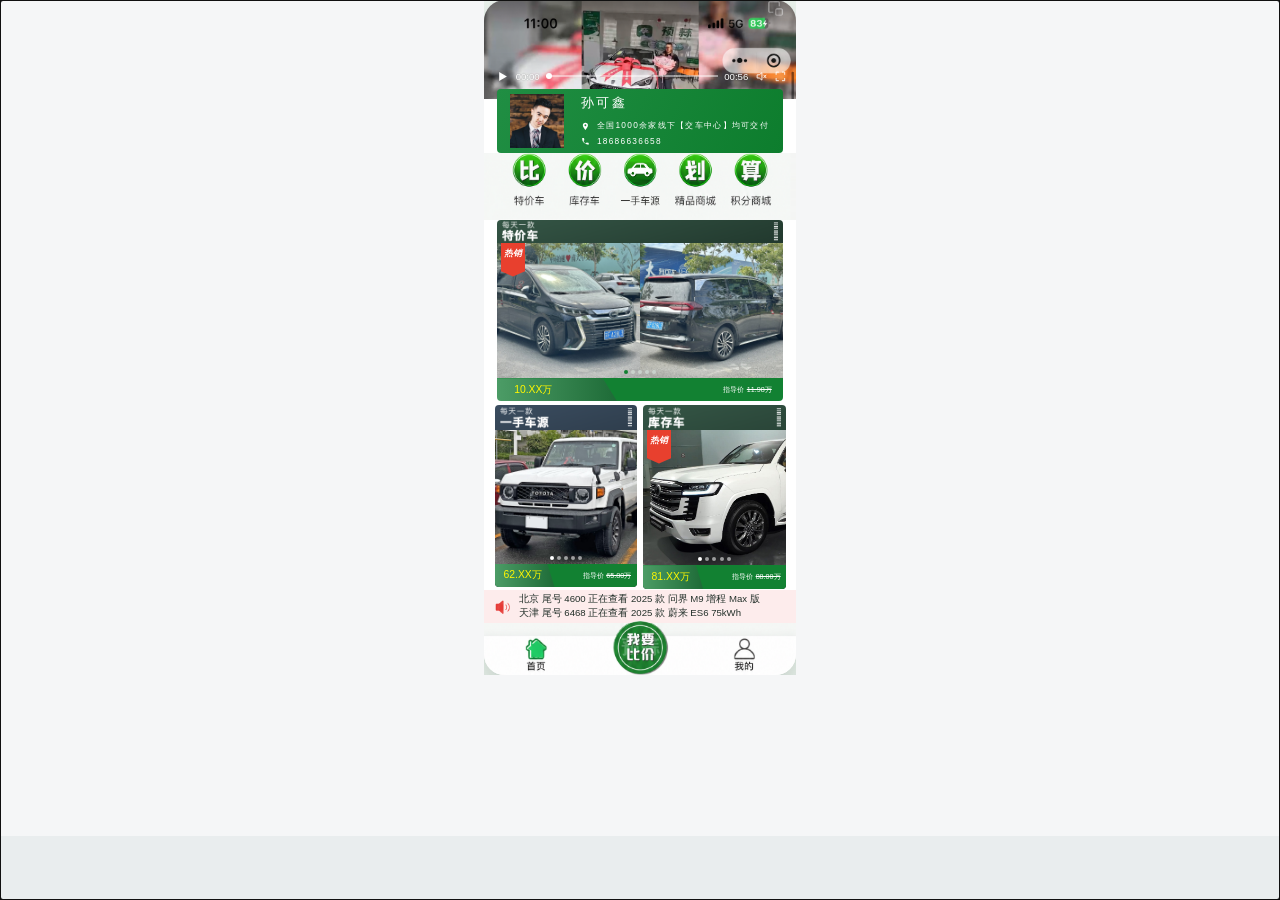
<file: mobile-app.html>
<!doctype html>
<html lang="zh-CN">
<head>
<meta charset="utf-8">
<meta name="viewport" content="width=device-width, initial-scale=1, viewport-fit=cover">
<title>预蒜小程序 · 手机端流程演示</title>
<link rel="stylesheet" href="styles.css?v=6.27.0">
<link rel="stylesheet" href="mobile-flow.css?v=4">
</head>
<body class="mobile-app">
<div class="shell">
<main id="app" tabindex="-1">

  <section class="view" id="view-home002">
    <div class="embedded-prototype">
      <iframe id="home002-frame" src="req-002-home.html?v=5.17.3" title="REQ-002 小程序首页改造"></iframe>
    </div>
  </section>

  <section class="view" id="view-inventory">
   <div class="mobile-layout">
    <div class="entry-col">
      <p class="entry-cap">入口页 · 代理商后台</p>
      <div class="mobile-stage entry-stage">
        <div class="ph-status"><span class="ph-time">16:08</span><span class="ph-right"><i class="ph-sig"></i>5G<i class="ph-bat"></i></span></div>
        <div class="ph-green">
          <div class="ph-capsule"><span>•••</span><i></i></div>
          <div class="ph-usercard">
            <div class="ph-name">孙可鑫</div>
            <div class="ph-line"><i class="ph-ico-loc"></i>全国1000余家线下【交车中心】均可交付</div>
            <div class="ph-line"><i class="ph-ico-tel"></i>18686636658</div>
          </div>
          <button class="ph-home" type="button" id="ph-home">返回主页</button>
        </div>
        <div class="ph-grid">
          <button class="ph-item" type="button"><img src="assets/req-001/ic-shop.png?v=1" alt=""><span>下级店铺</span></button>
          <button class="ph-item" type="button" id="entry-clue"><img src="assets/req-001/ic-clue.png?v=1" alt=""><span>线索管理</span></button>
          <button class="ph-item" type="button"><img src="assets/req-001/ic-share.png?v=1" alt=""><span>共享车源</span></button>
          <button class="ph-item" type="button"><img src="assets/req-001/ic-bill.png?v=1" alt=""><span>积分账单</span></button>
          <button class="ph-item" type="button"><img src="assets/req-001/ic-shop.png?v=1" alt=""><span>全网比价</span></button>
          <button class="ph-item" type="button"><img src="assets/req-001/ic-shop.png?v=1" alt=""><span>招募合伙人</span></button>
          <button class="ph-item" type="button"><img src="assets/req-001/ic-hot.png?v=1" alt=""><span>朋友圈素材</span></button>
          <button class="ph-item" type="button"><img src="assets/req-001/ic-shop.png?v=1" alt=""><span>保养套餐</span></button>
          <button class="ph-item" type="button"><img src="assets/req-001/ic-shop.png?v=1" alt=""><span>运营管理</span></button>
          <button class="ph-item" type="button"><img src="assets/req-001/ic-shop.png?v=1" alt=""><span>助道学堂</span></button>
          <button class="ph-item" type="button"><img src="assets/req-001/ic-shop.png?v=1" alt=""><span>签署合同</span></button>
          <button class="ph-item" type="button"><img src="assets/req-001/ic-shop.png?v=1" alt=""><span>售车登记</span></button>
          <button class="ph-item" type="button" id="entry-car-source"><img src="assets/req-001/ic-shop.png?v=1" alt=""><span>车源登记</span></button>
        </div>
        <div class="ph-partner">城市合伙人（0）</div>
        <div class="ph-empty">暂无数据</div>
        <button class="ph-logout" type="button" id="ph-logout">退出<br>后台</button>
      </div>
      <p class="entry-note">入口页是 <code>pages/seller/index.vue</code>。本次只在现有 12 个入口后面新增「车源登记」一个，其余入口、返回主页、城市合伙人、退出后台一概不动。点「车源登记」进车源登记页。</p>
    </div>
    <div class="mobile-stage">
      <div class="mobile-head"><button class="icon-btn" id="inv-back" aria-label="返回">‹</button><strong>车源登记</strong><button class="logout-btn" id="inv-logout" type="button">退出</button><button class="notify-btn" id="notify-entry" aria-label="驳回通知">🔔<span class="notify-badge" id="notify-badge" hidden>0</span></button></div>
      <div class="inventory-actions">
        <div class="filter-bar" id="query-body">
          <button type="button" class="filter-item" id="q-car">品牌<i></i></button>
                    <button type="button" class="filter-item" id="q-approve">审核<i></i></button>
          <button type="button" class="filter-item" id="q-shelf">上下架<i></i></button>
        </div>
      </div>
      <div id="vehicle-list" class="vehicle-list" aria-live="polite"></div>
      <div id="list-footer" class="list-footer">向下滚动加载后续记录</div>
      <!-- REQ-001 v2.11：「增加车源」固定在页面底部、通栏 -->
      <div class="inv-add-bar"><button class="primary" id="add-vehicle">＋ 增加车源</button></div>
      <div id="m-stack" class="m-stack"></div>
      <div id="m-dialog" class="m-dialog-wrap" hidden></div>
      <div id="m-picker" class="m-picker-wrap" hidden></div>
      <div id="m-toast" class="m-toast"></div>
    </div>
   </div>
  </section>

  <!-- 以下两块是 PC 端页面（REQ-005/006），本次手机端流程演示不展示；保留这两块空壳
       只是因为 app.js 里 renderStores()/renderEmployees() 直接操作这些元素、无判空，
       删掉会报错导致车源登记列表渲染不出来。不改动业务内容，纯粹保结构完整。 -->
  <section class="view" id="view-stores" style="display:none">
    <div class="pc-page">
      <div class="page-heading"><div><p class="kicker">PC端</p><h2>类型维护</h2></div><div class="button-row"><button class="primary" id="add-store">新增类型</button></div></div>
      <div class="panel toolbar"><label>类型代码<select id="store-code-filter"><option value="">全部</option></select></label><label>类型名称<input id="store-search" maxlength="100" placeholder="请输入类型名称"></label><button id="query-store" class="primary">查询</button><button id="reset-store" class="ghost">重置</button></div>
      <div class="panel table-panel"><div class="table-wrap"><table class="data-table"><thead><tr><th>类型代码</th><th>类型名称</th><th>登记人数</th><th>近 30 天上传车辆数</th><th>省市区县</th><th>详细地址</th><th>操作</th></tr></thead><tbody id="store-table-body"></tbody></table></div><div id="store-empty" class="table-empty" hidden></div><div class="pagination"><span id="store-total"></span><label>每页<select id="store-page-size"><option>20</option><option>50</option><option>100</option></select></label><button id="store-prev">上一页</button><span id="store-page"></span><button id="store-next">下一页</button></div></div>
    </div>
  </section>
  <section class="view" id="view-employees" style="display:none">
    <div class="pc-page">
      <div class="page-heading"><div><p class="kicker">PC端</p><h2>登记人维护</h2></div><div class="button-row"><button class="ghost" id="contact-setting">车源联系人设置</button><button class="ghost" id="import-employee">批量导入</button><button class="primary" id="add-employee">新增登记人</button></div></div>
      <div class="panel toolbar employee-toolbar">
        <label>登记人姓名<input id="employee-name" maxlength="50" placeholder="请输入登记人姓名"></label>
        <label>手机号<input id="employee-phone" placeholder="请输入手机号"></label>
        <label>所属类型<input id="employee-store-filter" placeholder="全部类型／输入代码或名称搜索"></label>
        <label>状态<select id="employee-status"><option value="">全部</option><option>启用</option><option>停用</option></select></label>
        <button id="query-employee" class="primary">查询</button><button id="reset-employee" class="ghost">重置</button>
      </div>
      <div class="panel table-panel"><div class="table-wrap"><table class="data-table"><thead><tr><th>登记人姓名</th><th>手机号</th><th>所属类型</th><th><button type="button" class="th-sort" id="employee-sort">近 30 天上传车辆数 <i>↕</i></button></th><th>账号状态</th><th>备注</th><th>操作</th></tr></thead><tbody id="employee-table-body"></tbody></table></div><div id="employee-empty" class="table-empty" hidden></div><div class="pagination"><span id="employee-total"></span><button id="employee-prev">上一页</button><span id="employee-page"></span><button id="employee-next">下一页</button></div></div>
    </div>
  </section>

  <section class="view" id="view-contact2">
    <div class="mobile-layout">
      <div class="detail-col">
        <div class="d-toolbar">
          <span class="d-label">当前身份</span>
          <div class="seg2" id="d2-role"><button data-role="agent" class="on">一级代理商</button><button data-role="agent2">二级代理商</button><button data-role="customer">C 端客户</button></div>
          <span class="d-label">车源类型</span>
          <div class="seg2" id="d2-source"><button data-source="inventory" class="on">库存车</button><button data-source="firsthand">一手车源</button><button data-source="special_price">特价车</button></div>
        </div>
        <div class="d-phone">
          <div class="d-screen">
            <div style="position:relative">
              <img src="assets/req-003/detail-nav.png?v=1" alt="导航栏">
              <button type="button" id="d2-back" style="position:absolute;left:0;top:0;width:20%;height:100%;background:transparent;border:0"></button>
            </div>
            <div class="d2-swiper"></div>
            <div class="d2-price">
              <div class="d2-price-big" id="d2-big"></div>
              <div class="d2-price-lines">
                <p>指导价: <s id="d2-ref"></s></p>
                <p class="d2-yellow">预蒜价: <span id="d2-sale"></span></p>
              </div>
            </div>
            <div class="d2-model"><span class="d2-model-tag">车型:</span><div class="d2-model-main"><span class="d2-model-name" id="d2-name"></span></div></div>
            <div class="d2-info">
              <div class="d2-info-head"><b>车辆信息</b><span class="d2-src" id="d2-src"></span></div>
                  <div class="d2-row d2-vno-row" id="d2-vno-row"><span class="d2-k">车辆编号</span><span class="d2-vno" id="d2-vno"></span></div>
                  <div class="d2-row d2-vno-row" id="d2-up-row"><span class="d2-k">上传时间</span><span class="d2-vno" id="d2-uptime"></span></div>
              <dl class="d2-grid">
                <div><dt>外观颜色</dt><dd id="d2-color-out"></dd></div>
                <div><dt>内饰颜色</dt><dd id="d2-color-in"></dd></div>
                    <div><dt>车辆位置</dt><dd id="d2-location"></dd></div>
              </dl>
              <div class="d2-row"><span class="d2-k">标签</span><div class="d2-labels" id="d2-labels"></div></div>
              <div class="d2-row"><span class="d2-k">备注</span><p class="d2-remark" id="d2-remark"></p></div>
            </div>
            <img src="assets/req-003/detail-shop.png?v=1" alt="我附近门店">
            <img src="assets/req-003/detail-adv.png?v=1" alt="购车优势">
            <div class="d2-detail">
              <div class="d2-detail-head">商品详情</div>
              <div class="d2-blocks" id="d2-blocks"></div>
            </div>
          </div>
          <div class="m-dialog-wrap" id="d2-confirm" hidden></div>
          <button class="d-fab d2-fab" id="d2-fab" title="联系登记人">
            <span class="d-fab-ico">☎</span><span class="d-fab-txt">登记人</span>
          </button>
          <div class="d-tabbar"><img src="assets/req-003/detail-tabbar.png?v=1" alt="底部固定栏"><button type="button" class="d2-fav" id="d2-fav"><svg viewBox="0 0 24 24"><path d="M12 3.2l2.6 5.5 6 .8-4.4 4.1 1.1 5.9L12 16.6l-5.3 2.9 1.1-5.9L3.4 9.5l6-.8z"/></svg><span class="d2-fav-t">收藏</span></button></div>
          <div class="d-sheet-wrap" id="d2-sheet" hidden>
            <div class="d-mask" id="d2-mask"></div>
            <div class="d-sheet">
              <div class="d-sheet-head"><b>登记人</b><button class="d-x" id="d2-close">×</button></div>
              <div class="d-row"><span class="d-k">姓名</span><span class="d-v" id="d2-c-name"></span></div>
              <div class="d-row"><span class="d-k">来源</span><span class="d-v d-from" id="d2-c-from"></span></div>
              <div class="d-row"><span class="d-k">手机号</span><a class="d-v d-tel" id="d2-c-tel"></a></div>
              <button type="button" class="d-dial" id="d2-dial">一键拨号</button>
            </div>
          </div>
        </div>
      </div>
    </div>
  </section>

  <section class="view" id="view-list008">
    <div class="mobile-layout">
      <div class="detail-col">
        <div class="d-toolbar">
          <span class="d-label">从首页哪个卡片进入</span>
          <div class="seg2" id="l8-entry"><button data-entry="special_price" class="on">特价车</button><button data-entry="firsthand">一手车源</button><button data-entry="inventory">库存车</button></div>
          <label class="d-check"><input type="checkbox" id="l8-empty"> 模拟无数据</label>
        </div>
        <div class="d-phone l8-phone">
          <div class="l8-top">
            <img class="l8-status" src="assets/req-008/nav-status.png?v=2" alt="状态栏">
            <div class="l8-navrow"><img class="l8-back" id="l8-top-back" src="assets/req-008/nav-back.png?v=2" alt="返回"><span class="l8-title" id="l8-title">特价车</span><img class="l8-capsule" src="assets/req-008/nav-capsule.png?v=2" alt="胶囊按钮"></div>
          </div>
          <div class="l8-screen" id="l8-screen">
            <div class="l8-search">
              <div class="l8-input"><span class="l8-mag" aria-hidden="true"></span><input id="l8-kw" placeholder="找到您的爱车"></div>
              <button type="button" class="l8-sbtn" id="l8-search">搜索</button>
            </div>
            <div class="l8-banner" id="l8-banner"></div>
            <div class="l8-filter">
              <span class="l8-f" id="l8-f-brand"><span class="t">全部</span><i></i></span>
              <span class="l8-f" id="l8-f-price"><span class="t">价格</span><i></i></span>
                          </div>
            <div class="l8-list grid" id="l8-list"></div>
            <div class="l8-emptybox" id="l8-emptybox" hidden><div class="l8-empty-ico"></div>没有搜索结果</div>
            <div class="l8-more" id="l8-more">没有更多数据了</div>
          </div>
          <div class="l8-page" id="l8-brand-page" hidden>
            <div class="l8-top">
              <img class="l8-status" src="assets/req-008/nav-status.png?v=2" alt="状态栏">
              <div class="l8-navrow"><img class="l8-back" id="l8-brand-back" src="assets/req-008/nav-back.png?v=2" alt="返回"><span class="l8-title">选择品牌</span><img class="l8-capsule" src="assets/req-008/nav-capsule.png?v=2" alt="胶囊按钮"></div>
            </div>
            <div class="l8-brand-list" id="l8-brand-list"></div>
          </div>
          <div class="l8-sheet-wrap" id="l8-price-sheet" hidden>
            <div class="l8-mask" id="l8-price-mask"></div>
            <div class="l8-sheet">
              <div class="l8-pick-head"><button type="button" id="l8-price-cancel">取消</button><button type="button" class="ok" id="l8-price-ok">确定</button></div>
              <div class="l8-price-opts" id="l8-price-opts"></div>
            </div>
          </div>
        </div>
      </div>
    </div>
  </section>

  <section class="view" id="view-login009">
    <div class="mobile-layout">
      <div class="detail-col">
        <div class="d-toolbar">
          <span class="d-label">试填账号</span>
          <div class="seg2"><button type="button" data-fill="13800001234|07123x">启用员工</button><button type="button" data-fill="13800005678|224567">停用员工</button><button type="button" data-fill="13900001111|123456">未开通手机号</button></div>
          <button type="button" class="seg2-reset" id="l9-reset">回到商户登录</button>
        </div>
        <div class="d-phone l9-phone" id="l9-phone"></div>
      </div>
    </div>
  </section>

  <section class="view" id="view-clue010">
    <div class="mobile-layout">
      <div class="detail-col">
        <div class="d-toolbar">
          <span class="d-label">手机系统</span>
          <div class="seg2" id="l10-os"><button type="button" data-os="ios" class="on">苹果</button><button type="button" data-os="android">安卓</button></div>
          <span class="d-label">当前身份</span>
          <div class="seg2" id="l10-level1"><button type="button" data-level="1" class="on">一级代理商</button><button type="button" data-level="2">二级代理商</button></div>
          <label class="d-check"><input type="checkbox" id="l10-nophone"> 第 2 条没有手机号</label>
        </div>
        <div class="d-phone l10-phone" id="l10-phone"></div>
      </div>
    </div>
  </section>

  <section class="view" id="view-fav">
    <div class="mobile-layout"><div class="detail-col">
      <div class="d-phone l8-phone">
        <div class="l8-top">
          <img class="l8-status" src="assets/req-008/nav-status.png?v=2" alt="状态栏">
          <div class="l8-navrow"><img class="l8-back" id="fav-back" src="assets/req-008/nav-back.png?v=2" alt="返回"><span class="l8-title">我的收藏</span><img class="l8-capsule" src="assets/req-008/nav-capsule.png?v=2" alt="胶囊按钮"></div>
        </div>
        <div class="l8-screen" style="background:#fff">
          <div class="l8-list one" id="fav-list"></div>
          <div class="l8-emptybox" id="fav-empty" hidden><div class="l8-empty-ico"></div>还没有收藏的车</div>
          <div class="l8-more" id="fav-more">没有更多数据了</div>
        </div>
      </div>
    </div></div>
  </section>

  <section class="view" id="view-user">
    <div class="mobile-layout"><div class="detail-col">
      <div class="d-phone mu-phone">
        <div class="mu-wrap">
          <img src="assets/req-user/user_top_v2.png?v=1" style="width:100%;display:block">
          <button type="button" id="mu-login" class="mu-hot" style="top:49%;left:2%;width:68%;height:13%"></button>
          <button type="button" id="mu-admin" class="mu-hot" style="top:49%;left:70%;width:28%;height:13%"></button>
          <button type="button" id="mu-fav" class="mu-hot" style="top:70%;left:79%;width:15%;height:29%" aria-label="我的收藏"></button>
        </div>
        <img src="assets/req-user/user_mid.png" style="width:100%;display:block">
        <div class="mu-wrap">
          <img src="assets/req-user/user_tabbar.png" style="width:100%;display:block">
          <button type="button" id="mu-tab-home" class="mu-hot" style="top:0;left:0;width:33%;height:100%"></button>
          <button type="button" id="mu-tab-user" class="mu-hot" style="top:0;left:67%;width:33%;height:100%"></button>
        </div>
      </div>
    </div></div>
  </section>

</main>
</div>

<div id="toast" role="status" aria-live="polite"></div>
<div id="modal-root"></div>
<script src="demo-cars.js?v=1.8.2"></script>
<script src="demo-car-ui.js?v=1.2.0"></script>
<script src="logic.js?v=6.5.0"></script>
<script src="app.js?v=5.17.3"></script>
<script src="req-003-fav.js?v=1.2.0"></script>
<script src="req-003-detail2.js?v=5.7.1"></script>
<script src="req-008-list.js?v=1.9.1"></script>
<script src="req-009-login.js?v=1.5.1"></script>
<script src="req-010-clue.js?v=1.3.0"></script>
<script src="mobile-flow.js?v=7"></script>
</body>
</html>
</file>
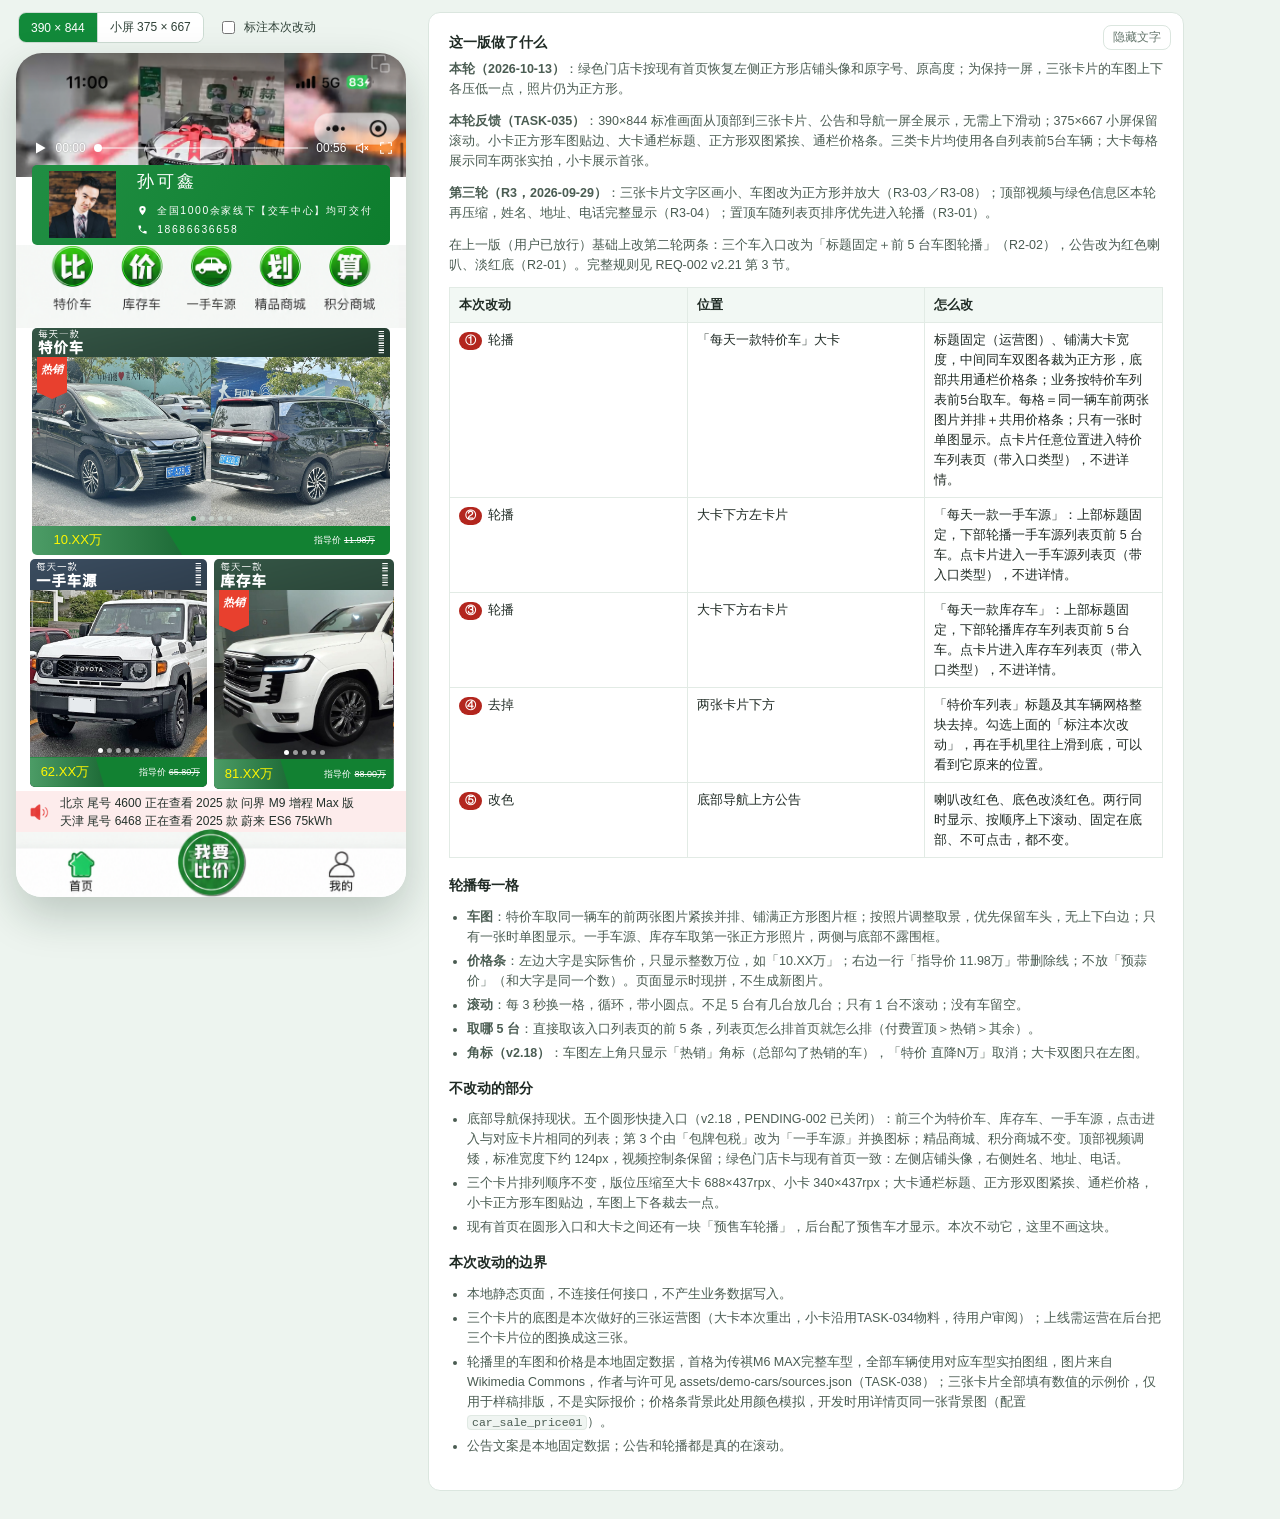
<file: req-002-home.html>
<!doctype html>
<html lang="zh-CN">
<head>
  <meta charset="utf-8">
  <meta name="viewport" content="width=device-width, initial-scale=1">
  <title>预蒜 · REQ-002 小程序首页改造</title>
  <link rel="stylesheet" href="req-002-home.css?v=5.11.0">
</head>
<body>
<div class="wrap">

  <div class="layout">

   <div class="left-col">
    <div class="toolbar">
      <div class="seg" role="group" aria-label="视口">
        <button type="button" id="vp-normal" class="on">390 × 844</button>
        <button type="button" id="vp-small">小屏 375 × 667</button>
      </div>
      <label class="toggle"><input type="checkbox" id="mark-toggle"> 标注本次改动</label>
    </div>

  <div class="stage">
    <div class="phone" id="phone">

      <div class="screen" id="screen">

        <div class="block" data-info="顶部视频／轮播（R3-04）：本轮压缩到标准宽度下约124px，视频控制条保留。">
          <div class="hv">
            <img class="hv-img" src="assets/req-002/video.png?v=4" alt="顶部视频区域">
            <div class="hv-ctrl"><svg viewBox="0 0 20 20" class="hv-ico"><path d="M5 3l12 7-12 7z" fill="#fff"/></svg><span>00:00</span><i class="hv-bar"><b></b></i><span>00:56</span><svg viewBox="0 0 24 24" class="hv-ico"><path d="M4 9h4l5-4v14l-5-4H4z" fill="none" stroke="#fff" stroke-width="1.6" stroke-linejoin="round"/><path d="M16 9l5 6M21 9l-5 6" stroke="#fff" stroke-width="1.6"/></svg><svg viewBox="0 0 24 24" class="hv-ico"><path d="M4 9V4h5M15 4h5v5M20 15v5h-5M9 20H4v-5" fill="none" stroke="#fff" stroke-width="1.6"/></svg></div>
          </div>
        </div>

        <div class="block shop-block" data-info="门店信息卡按现状恢复：左侧店铺头像，右侧姓名、地址、电话，字号与间距照现有首页。">
          <div class="shop-card">
            <img class="shop-ava" src="assets/req-002/shop-avatar.jpg?v=1" alt="店铺头像">
            <div class="shop-info">
              <strong>孙可鑫</strong>
              <span class="shop-line"><svg viewBox="0 0 24 24" aria-hidden="true"><path d="M12 2a7 7 0 0 0-7 7c0 5.2 7 13 7 13s7-7.8 7-13a7 7 0 0 0-7-7zm0 9.6A2.6 2.6 0 1 1 12 6.4a2.6 2.6 0 0 1 0 5.2z" fill="#fff"/></svg>全国1000余家线下【交车中心】均可交付</span>
              <span class="shop-line"><svg viewBox="0 0 24 24" aria-hidden="true"><path d="M6.6 10.8a15.1 15.1 0 0 0 6.6 6.6l2.2-2.2a1 1 0 0 1 1-.25 11.4 11.4 0 0 0 3.6.57 1 1 0 0 1 1 1V20a1 1 0 0 1-1 1A17 17 0 0 1 3 4a1 1 0 0 1 1-1h3.5a1 1 0 0 1 1 1c0 1.25.2 2.45.57 3.57a1 1 0 0 1-.25 1z" fill="#fff"/></svg>18686636658</span>
            </div>
          </div>
        </div>

        <div class="block nav-block" data-info="五个圆形快捷入口（v2.18）：前三个为特价车、库存车、一手车源（第 3 个原「包牌包税」在 PC「商品分类」导航菜单改名换图标），点击带入口类型进入与对应卡片相同的列表；精品商城、积分商城不变。">
          <img src="assets/req-002/nav-v2.png?v=1" alt="五个圆形快捷入口">
          <button type="button" class="nav-hot" data-entry="special" style="left:0" aria-label="特价车"></button>
          <button type="button" class="nav-hot" data-entry="inventory" style="left:20%" aria-label="库存车"></button>
          <button type="button" class="nav-hot" data-entry="firsthand" style="left:40%" aria-label="一手车源"></button>
        </div>

        <div class="daily block">
          <div class="op-card op-daily outline" data-info="①「每天一款特价车」（R3-03／R3-08）：通栏标题，中间同车两张正方形照片紧挨铺满，底部通栏价格条，轮播特价车列表页前 5 台车。点卡片任意位置 → 进入特价车列表页（带入口类型），不进详情。">
            <img class="op-bg" src="assets/req-002/ops-daily-v7.png?v=1" alt="每天一款特价车 运营图">
            <div class="carousel" data-entry="special"></div>
          </div>
          <span class="marker" style="right:22px; top:6px;">① 标题固定 · 前 5 台轮播</span>
        </div>

        <div class="cards block">
          <div class="op-card op-small left outline" data-info="②「每天一款一手车源」：上部标题区压矮、文字画小（R3-03），下部正方形车图轮播一手车源列表页前 5 台车（R3-08）；置顶的车排在最前（R3-01）。点卡片任意位置 → 进入一手车源列表页（带入口类型），不进详情。">
            <img class="op-bg" src="assets/req-002/ops-firsthand-v4.png?v=1" alt="每天一款一手车源 运营图">
            <div class="carousel" data-entry="firsthand"></div>
          </div>
          <div class="op-card op-small right outline" data-info="③「每天一款库存车」：上部标题区压矮、文字画小（R3-03），下部正方形车图轮播库存车列表页前 5 台车（R3-08）；置顶的车排在最前（R3-01）。点卡片任意位置 → 进入库存车列表页（带入口类型），不进详情。">
            <img class="op-bg" src="assets/req-002/ops-inventory-v4.png?v=1" alt="每天一款库存车 运营图">
            <div class="carousel" data-entry="inventory"></div>
          </div>
          <span class="marker" style="left:14px; top:94px;">② 一手车源 · 轮播</span>
          <span class="marker" style="right:14px; top:94px;">③ 库存车 · 轮播</span>
        </div>

        <div class="removed block" id="removed-block" hidden>
          <div class="removed-inner">④ 原「特价车列表」标题 + 下方车辆网格：本次整块去掉，改造后此处没有内容</div>
        </div>

      </div>

      <div class="notice" id="notice">
        <span class="speaker" aria-hidden="true"></span>
        <div class="viewport">
          <div class="track" id="notice-track"></div>
        </div>
        <span class="marker" style="right:10px; top:-2px;">⑤ 红喇叭 · 淡红底</span>
      </div>

      <div class="tabbar" data-info="底部导航（首页／我要比价／我的）：本次不改动。">
        <img src="assets/req-002/tabbar.png?v=4" class="bar" alt="底部导航">
        <img src="assets/req-002/tab-center.png?v=4" class="center" alt="我要比价">
      </div>


    </div>
    </div>
   </div>

  <div class="notes" id="notes-box">
    <h2>这一版做了什么</h2>
    <p><b>本轮（2026-10-13）</b>：绿色门店卡按现有首页恢复左侧正方形店铺头像和原字号、原高度；为保持一屏，三张卡片的车图上下各压低一点，照片仍为正方形。</p>
    <p><b>本轮反馈（TASK-035）</b>：390×844 标准画面从顶部到三张卡片、公告和导航一屏全展示，无需上下滑动；375×667 小屏保留滚动。小卡正方形车图贴边、大卡通栏标题、正方形双图紧挨、通栏价格条。三类卡片均使用各自列表前5台车辆；大卡每格展示同车两张实拍，小卡展示首张。</p>
    <p><b>第三轮（R3，2026-09-29）</b>：三张卡片文字区画小、车图改为正方形并放大（R3-03／R3-08）；顶部视频与绿色信息区本轮再压缩，姓名、地址、电话完整显示（R3-04）；置顶车随列表页排序优先进入轮播（R3-01）。</p>
    <p>在上一版（用户已放行）基础上改第二轮两条：三个车入口改为「标题固定＋前 5 台车图轮播」（R2-02），公告改为红色喇叭、淡红底（R2-01）。完整规则见 REQ-002 v2.21 第 3 节。</p>

    <table>
      <tr><th>本次改动</th><th class="what">位置</th><th>怎么改</th></tr>
      <tr>
        <td><span class="flag">①</span>轮播</td>
        <td>「每天一款特价车」大卡</td>
        <td>标题固定（运营图）、铺满大卡宽度，中间同车双图各裁为正方形，底部共用通栏价格条；业务按特价车列表前5台取车。每格＝同一辆车前两张图片并排＋共用价格条；只有一张时单图显示。点卡片任意位置进入特价车列表页（带入口类型），不进详情。</td>
      </tr>
      <tr>
        <td><span class="flag">②</span>轮播</td>
        <td>大卡下方左卡片</td>
        <td>「每天一款一手车源」：上部标题固定，下部轮播一手车源列表页前 5 台车。点卡片进入一手车源列表页（带入口类型），不进详情。</td>
      </tr>
      <tr>
        <td><span class="flag">③</span>轮播</td>
        <td>大卡下方右卡片</td>
        <td>「每天一款库存车」：上部标题固定，下部轮播库存车列表页前 5 台车。点卡片进入库存车列表页（带入口类型），不进详情。</td>
      </tr>
      <tr>
        <td><span class="flag">④</span>去掉</td>
        <td>两张卡片下方</td>
        <td>「特价车列表」标题及其车辆网格整块去掉。勾选上面的「标注本次改动」，再在手机里往上滑到底，可以看到它原来的位置。</td>
      </tr>
      <tr>
        <td><span class="flag">⑤</span>改色</td>
        <td>底部导航上方公告</td>
        <td>喇叭改红色、底色改淡红色。两行同时显示、按顺序上下滚动、固定在底部、不可点击，都不变。</td>
      </tr>
    </table>

    <h2>轮播每一格</h2>
    <ul>
      <li><b>车图</b>：特价车取同一辆车的前两张图片紧挨并排、铺满正方形图片框；按照片调整取景，优先保留车头，无上下白边；只有一张时单图显示。一手车源、库存车取第一张正方形照片，两侧与底部不露围框。</li>
      <li><b>价格条</b>：左边大字是实际售价，只显示整数万位，如「10.XX万」；右边一行「指导价 11.98万」带删除线；不放「预蒜价」（和大字是同一个数）。页面显示时现拼，不生成新图片。</li>
      <li><b>滚动</b>：每 3 秒换一格，循环，带小圆点。不足 5 台有几台放几台；只有 1 台不滚动；没有车留空。</li>
      <li><b>取哪 5 台</b>：直接取该入口列表页的前 5 条，列表页怎么排首页就怎么排（付费置顶＞热销＞其余）。</li>
      <li><b>角标（v2.18）</b>：车图左上角只显示「热销」角标（总部勾了热销的车），「特价 直降N万」取消；大卡双图只在左图。</li>
    </ul>

    <h2>不改动的部分</h2>
    <ul>
      <li>底部导航保持现状。五个圆形快捷入口（v2.18，PENDING-002 已关闭）：前三个为特价车、库存车、一手车源，点击进入与对应卡片相同的列表；第 3 个由「包牌包税」改为「一手车源」并换图标；精品商城、积分商城不变。顶部视频调矮，标准宽度下约 124px，视频控制条保留；绿色门店卡与现有首页一致：左侧店铺头像，右侧姓名、地址、电话。</li>
      <li>三个卡片排列顺序不变，版位压缩至大卡 688×437rpx、小卡 340×437rpx；大卡通栏标题、正方形双图紧挨、通栏价格，小卡正方形车图贴边，车图上下各裁去一点。</li>
      <li>现有首页在圆形入口和大卡之间还有一块「预售车轮播」，后台配了预售车才显示。本次不动它，这里不画这块。</li>
    </ul>

    <h2>本次改动的边界</h2>
    <ul>
      <li>本地静态页面，不连接任何接口，不产生业务数据写入。</li>
      <li>三个卡片的底图是本次做好的三张运营图（大卡本次重出，小卡沿用TASK-034物料，待用户审阅）；上线需运营在后台把三个卡片位的图换成这三张。</li>
      <li>轮播里的车图和价格是本地固定数据，首格为传祺M6 MAX完整车型，全部车辆使用对应车型实拍图组，图片来自 Wikimedia Commons，作者与许可见 assets/demo-cars/sources.json（TASK-038）；三张卡片全部填有数值的示例价，仅用于样稿排版，不是实际报价；价格条背景此处用颜色模拟，开发时用详情页同一张背景图（配置 <code>car_sale_price01</code>）。</li>
      <li>公告文案是本地固定数据；公告和轮播都是真的在滚动。</li>
    </ul>
  </div>

  </div>
</div>

<script src="demo-cars.js?v=1.8.2"></script>
<script>
(function () {
  var phone = document.getElementById('phone');
  // 模块说明只写在手机画面外的说明区，手机画面内点击不弹说明（TASK-038）

  // 视口切换：验证小屏时公告与底部导航仍固定在底部
  var btnNormal = document.getElementById('vp-normal');
  var btnSmall = document.getElementById('vp-small');
  btnNormal.addEventListener('click', function () {
    phone.classList.remove('small');
    btnNormal.classList.add('on');
    btnSmall.classList.remove('on');
  });
  btnSmall.addEventListener('click', function () {
    phone.classList.add('small');
    btnSmall.classList.add('on');
    btnNormal.classList.remove('on');
  });

  // 标注本次改动
  var markToggle = document.getElementById('mark-toggle');
  var removed = document.getElementById('removed-block');
  markToggle.addEventListener('change', function () {
    phone.classList.toggle('marked', markToggle.checked);
    removed.hidden = !markToggle.checked;
  });

  // 右侧说明一键隐藏
  (function () {
    var box = document.getElementById('notes-box');
    var b = document.createElement('button');
    b.type = 'button'; b.className = 'notes-toggle'; b.textContent = '隐藏文字';
    b.addEventListener('click', function () {
      var on = box.classList.toggle('collapsed');
      b.textContent = on ? '显示文字' : '隐藏文字';
      setTimeout(reportHeight, 60);
    });
    box.insertBefore(b, box.firstChild);
  })();

  // 三个入口轮播：每格＝同一辆车前两张图片并排＋共用价格条；只有一张时单图显示；演示数据，各入口取列表页前 5 台
  var q = new URLSearchParams(location.search);

  function buildCarousel(box) {
    var list = window.DemoCars.home(box.getAttribute('data-entry'));
    var n = q.get('n') !== null ? Math.max(0, Math.min(5, parseInt(q.get('n'), 10) || 0)) : 5;
    list = list.slice(0, n);
    if (!list.length) return;                       // 没有在售车：轮播框留空
    function slide(c) {
      var pair=box.getAttribute('data-entry')==='special' && c.photos.length>1;
      var pics=(pair?c.photos.slice(0,2):c.photos.slice(0,1)).map(function(p){return '<img src="'+p.src+'" alt="'+c.name+'" style="object-position:'+p.position+'">';}).join('');
      var promo=c.hot?'<span class="promo-tag promo-hot">热销</span>':'';   // v2.18：只显示热销角标
      return '<div class="slide" data-car-id="'+c.id+'"><div class="pic'+(pair?' pair':'')+'">'+pics+promo+'</div>'+
        '<div class="price-bar"><span class="big">'+c.sale+'</span><span class="ref">指导价 <s>'+c.ref+'</s></span></div></div>';
    }
    var html = list.map(slide).join('');
    if (list.length > 1) html += slide(list[0]);       // 末尾接第一格，循环无缝
    box.innerHTML = '<div class="track">' + html + '</div>' +
      (list.length > 1 ? '<div class="dots">' + list.map(function (_, i) { return '<i' + (i ? '' : ' class="on"') + '></i>'; }).join('') + '</div>' : '');
    if (list.length === 1) return;                   // 只有 1 台：不滚动、不显示指示点
    var track = box.querySelector('.track'), dots = box.querySelectorAll('.dots i'), idx = 0;
    setInterval(function () {
      idx += 1;
      track.style.transition = 'transform .45s ease';
      track.style.transform = 'translateX(' + (-idx * 100) + '%)';
      dots.forEach(function (d, i) { d.classList.toggle('on', i === idx % list.length); });
      if (idx === list.length) {
        setTimeout(function () { track.style.transition = 'none'; idx = 0; track.style.transform = 'translateX(0)'; }, 480);
      }
    }, 3000);
  }
  document.querySelectorAll('.carousel').forEach(buildCarousel);

  // 支持用地址参数直接打开标注视图或小屏视图，便于核验时截同一状态
  if (q.get('mark') === '1') { markToggle.checked = true; markToggle.dispatchEvent(new Event('change')); }
  if (q.get('vp') === 'small') { btnSmall.click(); }
  if (q.get('to') === 'bottom') { setTimeout(function () { var sc = document.getElementById('screen'); sc.scrollTop = sc.scrollHeight; }, 400); }

  // 两行滚动公告：两行同时显示，按顺序上下滚动
  // 文案取 TASK-042 首页公告文案（2026-10-30，31 省各 3 条），与上线写库的一致
  var LINES = [
    '北京 尾号 4600 正在查看 2025 款 问界 M9 增程 Max 版',
    '天津 尾号 6468 正在查看 2025 款 蔚来 ES6 75kWh',
    '河北 尾号 1612 正在查看 2025 款 比亚迪 宋PLUS 旗舰型',
    '山西 尾号 5291 正在查看 2025 款 小米 SU7 Pro',
    '内蒙古 尾号 3022 正在查看 2025 款 雷克萨斯 ES 300h',
    '辽宁 尾号 5735 正在查看 2026 款 长安 启源 A07 优享型',
    '吉林 尾号 3323 正在查看 2025 款 特斯拉 Model Y 长续航',
    '黑龙江 尾号 3627 正在查看 2025 款 大众 迈腾 330 领先型',
    '上海 尾号 1410 正在查看 2025 款 本田 CR-V 240T 活力版',
    '江苏 尾号 3313 正在查看 2025 款 长安 CS75 PLUS 尊贵型',
    '浙江 尾号 8228 正在查看 2025 款 比亚迪 唐 DM-i 尊贵型',
    '安徽 尾号 6309 正在查看 2025 款 小鹏 G6 580 Pro',
    '福建 尾号 1900 正在查看 2024 款 日产 轩逸 1.6L 智享版',
    '江西 尾号 6526 正在查看 2024 款 坦克 500 Hi4-T',
    '山东 尾号 9104 正在查看 2026 款 奔驰 GLC 260 L 豪华型',
    '河南 尾号 4942 正在查看 2025 款 大众 帕萨特 380 豪华版',
    '湖北 尾号 7167 正在查看 2024 款 宝马 X3 30i 领先型',
    '湖南 尾号 3525 正在查看 2025 款 特斯拉 Model 3 后驱',
    '广东 尾号 4070 正在查看 2025 款 极氪 001 YOU 版',
    '广西 尾号 8494 正在查看 2025 款 丰田 凯美瑞 2.0E 精英版',
    '海南 尾号 3959 正在查看 2025 款 丰田 RAV4荣放 风尚版',
    '重庆 尾号 8834 正在查看 2025 款 奔驰 E 300 L 时尚型',
    '四川 尾号 4308 正在查看 2025 款 零跑 C11 增程 豪华版',
    '贵州 尾号 2393 正在查看 2025 款 别克 GL8 陆尊 豪华型',
    '云南 尾号 8875 正在查看 2026 款 大众 途观L 380 四驱版',
    '西藏 尾号 2192 正在查看 2025 款 哈弗 H6 1.5T 两驱Pro',
    '陕西 尾号 7459 正在查看 2025 款 红旗 H5 1.5T 智联旗畅版',
    '甘肃 尾号 1778 正在查看 2025 款 传祺 M8 宗师 至尊版',
    '青海 尾号 4848 正在查看 2025 款 奥迪 Q5L 40T 豪华型',
    '宁夏 尾号 2402 正在查看 2025 款 丰田 汉兰达 双擎豪华版',
    '新疆 尾号 7108 正在查看 2025 款 吉利 银河 L7 星舰版',
    '陕西 尾号 6378 正在查看 2025 款 奥迪 A6L 45TFSI 臻选',
    '山东 尾号 1685 正在查看 2024 款 丰田 赛那 2.5 混动尊享版',
    '宁夏 尾号 5775 正在查看 2025 款 理想 L6 Pro',
    '福建 尾号 7955 正在查看 2025 款 比亚迪 秦L DM-i 卓越型',
    '重庆 尾号 6914 正在查看 2025 款 宝马 5系 525Li 豪华套装',
    '江苏 尾号 3173 正在查看 2025 款 问界 M7 Plus 四驱智驾版',
    '安徽 尾号 4154 正在查看 2025 款 领克 08 EM-P Halo',
    '天津 尾号 4069 正在查看 2025 款 比亚迪 汉 EV 长续航版',
    '新疆 尾号 4246 正在查看 2025 款 本田 雅阁 260T 智享版',
    '辽宁 尾号 5742 正在查看 2024 款 沃尔沃 XC60 B5 智远版',
    '内蒙古 尾号 5882 正在查看 2025 款 腾势 D9 DM-i 旗舰型',
    '北京 尾号 3839 正在查看 2025 款 理想 L7 Max',
    '西藏 尾号 6968 正在查看 2025 款 吉利 星越L 2.0T 旗舰型',
    '河南 尾号 9096 正在查看 2026 款 奔驰 GLC 260 L 豪华型',
    '青海 尾号 5740 正在查看 2024 款 坦克 500 Hi4-T',
    '湖南 尾号 2925 正在查看 2025 款 雷克萨斯 ES 300h',
    '湖北 尾号 5043 正在查看 2025 款 奥迪 A6L 45TFSI 臻选',
    '云南 尾号 1633 正在查看 2025 款 比亚迪 汉 EV 长续航版',
    '广东 尾号 6205 正在查看 2025 款 小鹏 G6 580 Pro',
    '贵州 尾号 3055 正在查看 2026 款 长安 启源 A07 优享型',
    '甘肃 尾号 3107 正在查看 2025 款 问界 M9 增程 Max 版',
    '浙江 尾号 3453 正在查看 2025 款 比亚迪 宋PLUS 旗舰型',
    '黑龙江 尾号 3848 正在查看 2025 款 哈弗 H6 1.5T 两驱Pro',
    '上海 尾号 1789 正在查看 2025 款 本田 CR-V 240T 活力版',
    '广西 尾号 1585 正在查看 2025 款 小米 SU7 Pro',
    '江西 尾号 9879 正在查看 2025 款 丰田 汉兰达 双擎豪华版',
    '吉林 尾号 5835 正在查看 2025 款 宝马 5系 525Li 豪华套装',
    '山西 尾号 2644 正在查看 2025 款 大众 迈腾 330 领先型',
    '海南 尾号 3199 正在查看 2025 款 别克 GL8 陆尊 豪华型',
    '四川 尾号 2047 正在查看 2025 款 本田 雅阁 260T 智享版',
    '河北 尾号 3719 正在查看 2024 款 日产 轩逸 1.6L 智享版',
    '西藏 尾号 4934 正在查看 2025 款 理想 L6 Pro',
    '甘肃 尾号 4793 正在查看 2025 款 长安 CS75 PLUS 尊贵型',
    '陕西 尾号 8905 正在查看 2024 款 丰田 赛那 2.5 混动尊享版',
    '辽宁 尾号 8594 正在查看 2025 款 零跑 C11 增程 豪华版',
    '青海 尾号 6972 正在查看 2025 款 理想 L7 Max',
    '四川 尾号 5025 正在查看 2025 款 比亚迪 唐 DM-i 尊贵型',
    '天津 尾号 8010 正在查看 2024 款 宝马 X3 30i 领先型',
    '山西 尾号 6463 正在查看 2025 款 腾势 D9 DM-i 旗舰型',
    '河北 尾号 7834 正在查看 2025 款 奔驰 E 300 L 时尚型',
    '安徽 尾号 6734 正在查看 2025 款 红旗 H5 1.5T 智联旗畅版',
    '浙江 尾号 2146 正在查看 2025 款 丰田 凯美瑞 2.0E 精英版',
    '贵州 尾号 3205 正在查看 2025 款 传祺 M8 宗师 至尊版',
    '云南 尾号 4257 正在查看 2025 款 丰田 RAV4荣放 风尚版',
    '江西 尾号 5442 正在查看 2025 款 大众 帕萨特 380 豪华版',
    '北京 尾号 1186 正在查看 2026 款 大众 途观L 380 四驱版',
    '上海 尾号 6011 正在查看 2025 款 奥迪 Q5L 40T 豪华型',
    '湖北 尾号 9419 正在查看 2025 款 吉利 星越L 2.0T 旗舰型',
    '重庆 尾号 7465 正在查看 2025 款 特斯拉 Model 3 后驱',
    '宁夏 尾号 1793 正在查看 2025 款 蔚来 ES6 75kWh',
    '广东 尾号 3353 正在查看 2025 款 领克 08 EM-P Halo',
    '广西 尾号 6723 正在查看 2025 款 比亚迪 秦L DM-i 卓越型',
    '吉林 尾号 9147 正在查看 2025 款 极氪 001 YOU 版',
    '江苏 尾号 3619 正在查看 2025 款 问界 M7 Plus 四驱智驾版',
    '山东 尾号 8868 正在查看 2025 款 吉利 银河 L7 星舰版',
    '福建 尾号 2740 正在查看 2025 款 特斯拉 Model Y 长续航',
    '黑龙江 尾号 2839 正在查看 2024 款 沃尔沃 XC60 B5 智远版',
    '湖南 尾号 2930 正在查看 2026 款 奔驰 GLC 260 L 豪华型',
    '河南 尾号 1611 正在查看 2024 款 宝马 X3 30i 领先型',
    '内蒙古 尾号 5888 正在查看 2025 款 奥迪 A6L 45TFSI 臻选',
    '新疆 尾号 1054 正在查看 2025 款 领克 08 EM-P Halo',
    '海南 尾号 8659 正在查看 2025 款 丰田 汉兰达 双擎豪华版'
  ];

  var track = document.getElementById('notice-track');
  function lineEl(text) {
    var d = document.createElement('div');
    d.className = 'line';
    d.textContent = text;
    return d;
  }
  LINES.forEach(function (t) { track.appendChild(lineEl(t)); });
  // 首尾相接，滚到末尾时无缝回到开头
  LINES.slice(0, 2).forEach(function (t) { track.appendChild(lineEl(t)); });

  var idx = 0;
  function step() {
    idx += 1;
    var h = track.firstChild.offsetHeight || 18;
    track.style.transition = 'transform .45s ease';
    track.style.transform = 'translateY(' + (-idx * h) + 'px)';
    if (idx >= LINES.length) {
      setTimeout(function () {
        track.style.transition = 'none';
        idx = 0;
        track.style.transform = 'translateY(0)';
      }, 480);
    }
  }
  setInterval(step, 3000);   // 每 3 秒滚一行（REQ-002 第 6.4 节）

  // 嵌入总入口时把真实内容高度报给外层，避免内层出现滚动条或底部大块空白
  function reportHeight() {
    if (window.parent === window) return;
    var wrap = document.querySelector('.wrap');
    var h = Math.ceil(wrap.getBoundingClientRect().height + 2);
    window.parent.postMessage({ type: 'req002-height', height: h }, '*');
  }
  window.addEventListener('load', reportHeight);
  window.addEventListener('resize', reportHeight);
  if (window.ResizeObserver) {
    // 外层从隐藏切到显示时，这里才第一次量到真实高度
    new ResizeObserver(reportHeight).observe(document.body);
  }
  document.addEventListener('click', function () { setTimeout(reportHeight, 60); });
  setTimeout(reportHeight, 300);
})();
</script>
</body>
</html>
</file>
<file: styles.css>
:root{color-scheme:light;--ink:#14222c;--muted:#60717d;--line:#d9e2e7;--paper:#fff;--canvas:#eef4f6;--blue:#176b87;--teal:#0f847f;--blue-soft:#e5f2f6;--teal-soft:#e3f5f2;--orange:#b76509;--orange-soft:#fff1db;--red:#b73b3b;--red-soft:#ffeded;--violet:#6655a5;--violet-soft:#f0edff;--shadow:0 12px 34px rgba(20,34,44,.08);--radius:16px}
*{box-sizing:border-box}body{margin:0;background:var(--canvas);color:var(--ink);font:16px/1.55 -apple-system,BlinkMacSystemFont,"Segoe UI","PingFang SC","Microsoft YaHei",sans-serif}button,input,select,textarea{font:inherit}button{cursor:pointer}.topbar{height:88px;padding:18px 28px;background:#102f3b;color:#fff;display:flex;align-items:center;justify-content:space-between}.topbar h1{margin:2px 0 0;font-size:1.45rem}.eyebrow,.kicker{margin:0;color:#87cad1;font-size:.78rem;font-weight:700;letter-spacing:.12em;text-transform:uppercase}.demo-flag{display:flex;gap:8px;align-items:center;font-size:.9rem;color:#d6f0f1}.demo-flag span{width:9px;height:9px;border-radius:50%;background:#55d3b9;box-shadow:0 0 0 5px rgba(85,211,185,.15)}.shell{display:grid;grid-template-columns:250px 1fr;min-height:calc(100vh - 88px)}.side-nav{background:#173d4a;padding:22px 14px;color:#fff}.nav-item{width:100%;border:0;background:transparent;color:#d5e5e9;text-align:left;padding:13px 14px;border-radius:11px;margin-bottom:6px}.nav-item span{display:block;font-size:.76rem;color:#88aab4;margin-top:2px}.nav-item:hover,.nav-item.active{background:#285866;color:#fff}.nav-item.active span{color:#a8e2df}.scope-note{border-top:1px solid #315b67;margin:22px 6px 0;padding:18px 8px;color:#a8c0c7;font-size:.84rem}.scope-note strong{display:block;color:#fff;margin-bottom:5px}main{min-width:0;padding:28px}.view{display:none}.view.active{display:block}.page-heading{display:flex;align-items:center;justify-content:space-between;margin-bottom:18px;gap:16px}.page-heading h2{margin:3px 0 0;font-size:1.7rem}.status-chip,.demo-pill{border-radius:99px;padding:6px 10px;font-size:.78rem;font-weight:700}.review{color:var(--orange);background:var(--orange-soft)}.summary-grid{display:grid;grid-template-columns:repeat(4,1fr);gap:14px}.summary-card{background:var(--paper);border:1px solid var(--line);border-top:4px solid var(--blue);padding:17px;border-radius:var(--radius);box-shadow:var(--shadow)}.summary-card b,.summary-card strong{display:block}.summary-card strong{font-size:1.04rem;margin:9px 0}.summary-card p{margin:0;color:var(--muted);font-size:.9rem}.summary-card.ai{border-top-color:var(--orange)}.summary-card.missing,.summary-card.conflict{border-top-color:var(--red)}.panel{background:var(--paper);border:1px solid var(--line);border-radius:var(--radius);box-shadow:var(--shadow)}.intro-panel{margin-top:16px;padding:22px;display:flex;justify-content:space-between;align-items:center;gap:22px}.intro-panel h3{margin:0 0 4px}.intro-panel p{margin:0;color:var(--muted);max-width:750px}.primary{border:0;background:var(--blue);color:#fff;padding:10px 15px;border-radius:10px;font-weight:700}.primary:hover{background:#125c75}.primary:disabled{opacity:.45;cursor:not-allowed}.ghost{background:#fff;border:1px solid var(--line);color:var(--ink);padding:9px 12px;border-radius:9px}.link-button{text-decoration:none;display:inline-flex;align-items:center}.button-row{display:flex;gap:9px;align-items:center;flex-wrap:wrap}.mobile-stage{max-width:540px;margin:0 auto;background:#f7fafb;min-height:720px;border:9px solid #173d4a;border-radius:28px;overflow:hidden;box-shadow:var(--shadow)}.mobile-head{height:58px;background:#fff;border-bottom:1px solid var(--line);display:grid;grid-template-columns:44px 1fr 64px;align-items:center;text-align:center}.icon-btn{border:0;background:transparent;font-size:2rem;color:var(--ink)}.demo-pill{background:var(--teal-soft);color:var(--teal);margin-right:8px}.role-strip{padding:12px 16px;background:#fff8e9;border-bottom:1px solid #f1d9ae;display:grid;grid-template-columns:auto 1fr;gap:7px 10px;align-items:center;font-size:.88rem}.role-strip label{font-weight:700}.role-strip select{min-width:0;border:1px solid #d6c093;border-radius:8px;padding:7px;background:white}.role-strip span{grid-column:2;color:var(--orange)}.inventory-actions{padding:14px 14px 10px;background:#fff}.inventory-actions>.primary{width:100%;margin-bottom:10px}.search-row{display:grid;grid-template-columns:1fr auto auto;gap:7px}.search-row input{min-width:0;border:1px solid var(--line);padding:9px 10px;border-radius:9px}.search-row button{border:1px solid var(--blue);background:var(--blue);color:white;border-radius:9px;padding:8px 11px}.search-row .ghost{background:white;color:var(--ink);border-color:var(--line)}.tabs{display:grid;grid-template-columns:1fr 1fr;background:#fff;border-bottom:1px solid var(--line)}.tab{border:0;border-bottom:3px solid transparent;background:white;padding:12px}.tab.active{color:var(--teal);border-bottom-color:var(--teal);font-weight:700}.vehicle-list{height:470px;overflow:auto;padding:12px}.vehicle-card{display:grid;grid-template-columns:92px 1fr;gap:11px;background:#fff;border:1px solid var(--line);border-radius:13px;padding:10px;margin-bottom:10px}.vehicle-cover{height:82px;border-radius:9px;background:linear-gradient(135deg,#dcecef,#b8d3da);display:grid;place-items:center;color:#476c77;font-size:.75rem;text-align:center;overflow:hidden}.vehicle-cover img{width:100%;height:100%;object-fit:cover}.vehicle-card h3{font-size:.96rem;line-height:1.35;margin:0 0 5px;display:-webkit-box;-webkit-line-clamp:2;-webkit-box-orient:vertical;overflow:hidden}.vehicle-meta{color:var(--muted);font-size:.78rem}.vehicle-prices{display:flex;gap:12px;margin:6px 0;font-size:.78rem}.vehicle-prices strong{color:var(--red);font-size:.92rem}.vehicle-actions{grid-column:1/-1;display:flex;justify-content:flex-end;gap:8px;border-top:1px solid #edf1f3;padding-top:8px}.vehicle-actions button,.table-actions button,.pagination button{border:1px solid var(--line);background:#fff;border-radius:7px;padding:5px 9px;font-size:.78rem}.list-footer{text-align:center;padding:11px;color:var(--muted);font-size:.84rem}.issue-panel,.confirmed-panel{margin-top:16px;padding:18px}.panel-title{display:flex;justify-content:space-between;align-items:center;gap:16px;margin-bottom:12px}.panel-title h3,.confirmed-panel h3{margin:0}.panel-title p{margin:2px 0 0;color:var(--muted);font-size:.88rem}.filter-chips{display:flex;gap:7px;flex-wrap:wrap}.filter-chip{border:1px solid var(--line);background:#fff;padding:6px 9px;border-radius:99px;font-size:.8rem}.filter-chip.active{border-color:var(--blue);background:var(--blue-soft);color:var(--blue)}.table-wrap{overflow:auto}.data-table{width:100%;border-collapse:collapse}.data-table th,.data-table td{padding:11px 12px;border-bottom:1px solid #e8eef1;text-align:left;vertical-align:top}.data-table th{background:#f3f7f8;font-size:.82rem;color:#435963;white-space:nowrap}.data-table td{font-size:.88rem}.issue-table td:nth-child(1){min-width:125px}.issue-table td:nth-child(2){min-width:150px}.issue-table td:nth-child(3){min-width:320px}.issue-table td:nth-child(4){min-width:230px}.tag{display:inline-block;border-radius:99px;padding:3px 7px;font-size:.72rem;font-weight:700;margin-top:4px}.tag.ai{color:var(--orange);background:var(--orange-soft)}.tag.missing,.tag.conflict{color:var(--red);background:var(--red-soft)}.tag.unknown{color:var(--violet);background:var(--violet-soft)}.confirmed-list{display:grid;grid-template-columns:repeat(4,1fr);gap:8px;margin-top:12px}.confirmed-item{background:var(--teal-soft);color:#185d5b;border-radius:9px;padding:9px 11px;font-size:.82rem}.pc-page{max-width:1240px;margin:0 auto}.toolbar{padding:14px;display:flex;gap:12px;align-items:flex-end;flex-wrap:wrap;margin-bottom:14px}.toolbar label,.form-field{display:grid;gap:5px;font-size:.82rem;color:#465c66}.toolbar input,.toolbar select,.form-field input,.form-field select,.form-field textarea{border:1px solid #cfdade;border-radius:8px;background:#fff;color:var(--ink);padding:9px 10px;min-width:190px}.employee-toolbar label:first-child,.employee-toolbar label:nth-child(2){flex:1}.table-panel{overflow:hidden}.table-actions{display:flex;gap:5px;white-space:nowrap}.table-actions .danger{color:var(--red)}.truncate-two{max-width:360px;display:-webkit-box;-webkit-line-clamp:2;-webkit-box-orient:vertical;overflow:hidden}.status-dot{display:inline-flex;align-items:center;gap:6px}.status-dot::before{content:"";width:8px;height:8px;border-radius:50%;background:#b1bdc2}.status-dot.on::before{background:#21a081}.pagination{display:flex;align-items:center;justify-content:flex-end;gap:10px;padding:13px}.pagination select{border:1px solid var(--line);padding:5px;border-radius:7px}.pagination button:disabled{opacity:.4}.table-empty{text-align:center;padding:55px;color:var(--muted)}.contact-banner{display:grid;grid-template-columns:auto auto 1fr;align-items:center;gap:12px;background:#dff4f1;border:1px solid #b7dfda;border-radius:12px;padding:12px 15px;margin-bottom:14px}.contact-banner span{font-size:.82rem;color:#356d6b}.contact-banner small{color:#4e7877}.modal-backdrop{position:fixed;inset:0;background:rgba(10,29,36,.58);display:grid;place-items:center;padding:20px;z-index:10}.modal{width:min(760px,100%);max-height:92vh;overflow:auto;background:#fff;border-radius:16px;box-shadow:0 28px 70px rgba(0,0,0,.25)}.modal.large{width:min(980px,100%)}.modal-header{position:sticky;top:0;background:#fff;border-bottom:1px solid var(--line);padding:16px 20px;display:flex;align-items:center;justify-content:space-between;z-index:2}.modal-header h2{margin:0;font-size:1.25rem}.modal-close{border:0;background:transparent;font-size:1.5rem}.modal-body{padding:20px}.modal-footer{position:sticky;bottom:0;background:#fff;border-top:1px solid var(--line);padding:13px 20px;display:flex;justify-content:flex-end;gap:9px}.form-grid{display:grid;grid-template-columns:1fr 1fr;gap:14px}.form-field.full{grid-column:1/-1}.form-field input,.form-field select,.form-field textarea{min-width:0;width:100%;font-size:.94rem}.form-field textarea{min-height:88px;resize:vertical}.read-only{background:#f2f5f6!important;color:#61727a}.field-help{font-size:.76rem;color:var(--muted)}.field-error{font-size:.78rem;color:var(--red)}.source-mark{border-left:4px solid var(--orange);background:var(--orange-soft);padding:9px 11px;border-radius:7px;font-size:.8rem;color:#7d4b10}.undefined-mark{border-left-color:var(--red);background:var(--red-soft);color:#7b2929}.wizard-progress{display:grid;grid-template-columns:repeat(4,1fr);gap:5px;margin-bottom:18px}.wizard-progress span{height:5px;border-radius:5px;background:#e3eaed}.wizard-progress span.done{background:var(--teal)}.choice-grid{display:grid;grid-template-columns:repeat(3,1fr);gap:9px}.choice-card{border:1px solid var(--line);background:#fff;text-align:left;padding:12px;border-radius:10px}.choice-card:hover{border-color:var(--teal);background:var(--teal-soft)}.manual-entry{margin-top:18px;border-top:1px solid var(--line);padding-top:14px}.color-options{display:flex;gap:8px;flex-wrap:wrap}.color-choice{border:1px solid var(--line);background:white;border-radius:99px;padding:7px 10px}.color-choice.selected{border-color:var(--teal);background:var(--teal-soft);color:#146663}.photo-area{border:1px dashed #9eb1b8;border-radius:10px;padding:12px}.photo-thumbs{display:flex;gap:8px;flex-wrap:wrap;margin-top:9px}.photo-thumb{width:88px;height:70px;border-radius:8px;object-fit:cover;border:1px solid var(--line)}.detail-grid{display:grid;grid-template-columns:150px 1fr;border-top:1px solid var(--line)}.detail-grid dt,.detail-grid dd{margin:0;padding:10px;border-bottom:1px solid var(--line)}.detail-grid dt{color:var(--muted);background:#f6f8f9}.danger-box{background:var(--red-soft);border:1px solid #f1caca;color:#772c2c;padding:12px;border-radius:9px}.unknown-stop{background:var(--violet-soft);border:1px solid #d8d0ff;color:#4e4380;padding:12px;border-radius:9px}.empty-build{max-width:680px;margin:70px auto;background:#fff;border:1px dashed #aac0c8;border-radius:var(--radius);padding:60px;text-align:center}.empty-build span{color:var(--blue);font-weight:800}.empty-build h2{margin:7px 0}.empty-build p{color:var(--muted)}#toast{position:fixed;right:24px;bottom:24px;background:#122f3a;color:white;padding:11px 16px;border-radius:10px;box-shadow:var(--shadow);opacity:0;transform:translateY(12px);transition:.2s;pointer-events:none;z-index:20}#toast.show{opacity:1;transform:none}@media(max-width:1000px){.confirmed-list{grid-template-columns:1fr 1fr}.contact-banner{grid-template-columns:1fr 1fr}.contact-banner small{grid-column:1/-1}}@media(max-width:900px){.shell{grid-template-columns:1fr}.side-nav{display:flex;overflow:auto;padding:10px}.nav-item{min-width:170px;margin:0 5px}.scope-note{display:none}.summary-grid{grid-template-columns:1fr 1fr}main{padding:18px}.topbar{padding:14px 18px}.demo-flag{font-size:.75rem}}@media(max-width:650px){.form-grid,.choice-grid{grid-template-columns:1fr}.form-field.full{grid-column:1}.panel-title{align-items:flex-start;flex-direction:column}.confirmed-list{grid-template-columns:1fr}.detail-grid{grid-template-columns:110px 1fr}}@media(max-width:560px){.summary-grid{grid-template-columns:1fr}.intro-panel{align-items:flex-start;flex-direction:column}.topbar h1{font-size:1.05rem}.eyebrow{font-size:.66rem}.mobile-stage{border-width:4px;border-radius:18px}.search-row{grid-template-columns:1fr auto}.search-row .ghost{grid-column:2}.vehicle-list{height:430px}.demo-flag{display:none}}
/* TASK006_STYLE_ALIGNMENT */

/* Shared shell: quiet workspace chrome so each product surface keeps its own identity. */
:root{
  --ink:#262626;--muted:#8c8c8c;--line:#e8e8e8;--paper:#fff;--canvas:#f0f2f5;
  --blue:#1890ff;--blue-soft:#e6f7ff;--teal:#1890ff;--teal-soft:#e6f7ff;
  --orange:#f4b000;--orange-soft:#fff8e6;--red:#f5222d;--red-soft:#fff1f0;
  --shadow:0 2px 8px rgba(0,0,0,.08);--radius:4px
}
body{background:#f0f2f5;color:#262626;font-size:14px;line-height:1.5}
.topbar{height:64px;padding:0 24px;background:#001529;box-shadow:0 1px 4px rgba(0,21,41,.28)}
.topbar h1{margin:1px 0 0;font-size:20px;font-weight:500}.eyebrow{color:#8fb7d9;font-size:11px;letter-spacing:.08em}
.demo-flag{color:#c9d8e6;font-size:13px}.demo-flag span{background:#52c41a;box-shadow:none}
.shell{grid-template-columns:208px minmax(0,1fr);min-height:calc(100vh - 64px)}
.side-nav{background:#001529;padding:16px 0}.nav-item{border-radius:0;margin:0;padding:13px 20px;color:rgba(255,255,255,.65)}
.nav-item span{color:rgba(255,255,255,.4)}.nav-item:hover{background:#000c17}.nav-item.active{background:#1890ff;color:#fff}
.nav-item.active span{color:rgba(255,255,255,.78)}.scope-note{margin:20px 18px 0;padding:16px 2px;border-color:rgba(255,255,255,.12);color:rgba(255,255,255,.45)}
main{padding:24px}.page-heading{margin-bottom:16px}.page-heading h2{font-size:20px;font-weight:500}.kicker{color:#8c8c8c;font-size:12px;letter-spacing:0}
.panel,.summary-card{border:0;border-radius:4px;box-shadow:0 1px 4px rgba(0,0,0,.08)}
.summary-card{border-top:3px solid #1890ff}.summary-grid{gap:16px}.intro-panel{padding:20px 24px}
.primary{background:#1890ff;border:1px solid #1890ff;border-radius:4px;padding:7px 15px;font-weight:400;box-shadow:0 2px 0 rgba(0,0,0,.045)}
.primary:hover{background:#40a9ff;border-color:#40a9ff}.ghost{border-color:#d9d9d9;border-radius:4px;padding:7px 15px;color:#595959}
.ghost:hover{color:#40a9ff;border-color:#40a9ff}.status-chip{border-radius:2px}

/* Mini-program surface: white canvas, warm yellow actions, compact mobile cards. */
#view-inventory{margin:-24px;min-height:calc(100vh - 64px);padding:24px;background:#edf0f3}
.mobile-stage{max-width:414px;min-height:760px;border:0;border-radius:12px;background:#f5f5f5;box-shadow:0 8px 28px rgba(0,0,0,.16)}
.mobile-head{height:50px;border:0;background:#fff;grid-template-columns:48px 1fr 58px;font-size:16px;box-shadow:0 1px 0 #eee}
.mobile-head strong{font-weight:500}.icon-btn{font-size:28px;color:#333}.demo-pill{margin-right:10px;padding:3px 7px;border-radius:3px;background:#fff7d6;color:#a66d00;font-size:11px}
.role-strip{padding:10px 14px;background:#fff;border-bottom:8px solid #f5f5f5;grid-template-columns:70px 1fr;font-size:12px}
.role-strip select{height:34px;border:1px solid #ddd;border-radius:4px}.role-strip span{color:#999}
.inventory-actions{padding:12px 12px 10px;background:#fff}.inventory-actions>.primary{width:100%;height:42px;background:linear-gradient(90deg,#ffcf31,#f5aa00);border:0;color:#2b2413;font-size:15px;font-weight:600;border-radius:6px;box-shadow:0 3px 8px rgba(235,167,0,.2)}
.search-row{margin-top:10px;display:grid;grid-template-columns:1fr auto auto;gap:7px}.search-row input{min-width:0;height:38px;border:1px solid #e5e5e5;border-radius:5px;background:#f7f7f7;padding:0 10px}
.search-row button{height:38px;border-radius:5px}.search-row button:not(.ghost){border:0;background:#333;color:#fff;padding:0 13px}
.tabs{background:#fff;border-bottom:1px solid #eee;padding:0 12px}.tab{padding:12px 4px 10px;color:#777;font-size:14px}.tab.active{color:#222;font-weight:600;border-bottom-color:#f5b400}
.vehicle-list{padding:10px 10px 18px;background:#f5f5f5}.vehicle-card{border:0;border-radius:8px;background:#fff;box-shadow:none;margin-bottom:10px;padding:13px}
.vehicle-card h3{font-size:15px}.vehicle-card .price{color:#e45b21}.vehicle-card .vehicle-actions button:first-child{color:#9a6a00;border-color:#f2c04b;background:#fffaf0}
.list-footer{background:#f5f5f5;color:#aaa;font-size:12px}

/* PC surfaces: Ant Design Vue rhythm and controls. */
.pc-page{max-width:none}.pc-page>.page-heading{background:#fff;margin:-24px -24px 20px;padding:16px 24px;border-bottom:1px solid #e8e8e8}
.pc-page>.page-heading .kicker{display:none}.pc-page>.page-heading h2{margin:0;font-size:18px}
.toolbar{padding:20px 24px;margin-bottom:16px;display:flex;align-items:flex-end;gap:16px;flex-wrap:wrap}
.toolbar label{color:#595959;font-size:14px;gap:7px}.toolbar input,.toolbar select{height:32px;border:1px solid #d9d9d9;border-radius:4px;padding:4px 11px;background:#fff}
.toolbar input:focus,.toolbar select:focus,.form-field input:focus,.form-field select:focus,.form-field textarea:focus{outline:0;border-color:#40a9ff;box-shadow:0 0 0 2px rgba(24,144,255,.2)}
.table-panel{padding:0;background:#fff}.table-wrap{border-radius:4px 4px 0 0}.data-table{font-size:14px}.data-table th{height:54px;background:#fafafa;color:#262626;font-weight:500;border-bottom:1px solid #e8e8e8}.data-table td{height:54px;border-bottom:1px solid #e8e8e8;color:#595959}.data-table tbody tr:hover td{background:#e6f7ff}
.table-actions{gap:0}.table-actions button{border:0;background:transparent;color:#1890ff;padding:0 9px;border-radius:0}.table-actions button+button{border-left:1px solid #e8e8e8}.table-actions button.danger{color:#f5222d}
.pagination{padding:16px 20px;justify-content:flex-end;color:#8c8c8c}.pagination button{height:32px;border:1px solid #d9d9d9;border-radius:4px;background:#fff}.pagination button:hover:not(:disabled){color:#1890ff;border-color:#1890ff}
.contact-banner{border:1px solid #91d5ff;border-radius:4px;background:#e6f7ff;color:#0050b3;box-shadow:none;padding:12px 16px;margin-bottom:16px}.contact-banner span,.contact-banner strong,.contact-banner small{display:inline;margin-right:14px}.contact-banner small{color:#59758f}
.status-dot{border-radius:2px;padding:2px 7px;background:#f5f5f5;color:#8c8c8c}.status-dot.on{background:#f6ffed;color:#52c41a;border:1px solid #b7eb8f}
.modal{border-radius:4px;box-shadow:0 4px 12px rgba(0,0,0,.15)}.modal-header{padding:16px 24px;border-bottom:1px solid #e8e8e8}.modal-header h2{font-weight:500}.modal-body{padding:24px}.modal-footer{padding:10px 16px;border-top:1px solid #e8e8e8}.form-field input,.form-field select,.form-field textarea{border-color:#d9d9d9;border-radius:4px}.source-mark{border-radius:4px;background:#e6f7ff;color:#0050b3;border-color:#91d5ff}

@media(max-width:900px){.shell{grid-template-columns:1fr}.side-nav{display:flex;overflow-x:auto;padding:0;background:#001529}.nav-item{flex:0 0 auto;width:auto;min-width:150px}.scope-note{display:none}main{padding:16px}.summary-grid{grid-template-columns:1fr 1fr}.pc-page>.page-heading{margin:-16px -16px 16px}.toolbar{padding:16px}.table-wrap{overflow:auto}.data-table{min-width:760px}}
@media(max-width:560px){.topbar{height:auto;min-height:58px;padding:10px 14px}.topbar h1{font-size:16px}.demo-flag{display:none}.shell{min-height:calc(100vh - 58px)}.side-nav{position:sticky;top:0;z-index:8}.nav-item{min-width:138px;padding:10px 12px;font-size:12px}main{padding:10px}.summary-grid{grid-template-columns:1fr}.intro-panel{align-items:flex-start}.button-row{width:100%}#view-inventory{margin:-10px;padding:0;background:#f5f5f5}.mobile-stage{max-width:none;min-height:calc(100vh - 114px);border-radius:0;box-shadow:none}.search-row{grid-template-columns:1fr auto}.search-row .ghost{grid-column:2}.pc-page>.page-heading{margin:-10px -10px 12px;padding:14px 12px}.toolbar{display:grid;grid-template-columns:1fr 1fr;gap:10px}.toolbar label{min-width:0}.toolbar input,.toolbar select{width:100%}.contact-banner span,.contact-banner strong,.contact-banner small{display:block;margin:2px 0}.modal{width:calc(100vw - 20px);max-height:92vh}.form-grid{grid-template-columns:1fr}.form-field.full{grid-column:auto}}

#view-home002{margin:-24px;min-height:calc(100vh - 64px);padding:24px;background:#edf4ef}.embedded-prototype{border:1px solid var(--line);border-radius:16px;overflow:hidden;background:#edf4ef;box-shadow:var(--shadow)}.embedded-prototype iframe{display:block;width:100%;height:1900px;border:0;background:#edf4ef}
@media(max-width:560px){#view-home002{margin:-10px;padding:10px}}

/* ===== TASK-011：导航按平台与 REQ 编号分组；小程序类页面手机靠左顶到顶 ===== */

.nav-group{margin:18px 20px 6px;font-size:11px;letter-spacing:.08em;color:rgba(255,255,255,.35);font-weight:700}
.nav-item i,.nav-todo i{display:inline-block;font-style:normal;font-size:11px;font-weight:700;letter-spacing:.02em;color:#69c0ff;background:rgba(24,144,255,.16);border-radius:4px;padding:1px 5px;margin-right:7px;vertical-align:1px}
.nav-item.active i{color:#fff;background:rgba(255,255,255,.22)}
.nav-todo{padding:13px 20px;color:rgba(255,255,255,.32);cursor:default}
.nav-todo i{color:rgba(255,255,255,.4);background:rgba(255,255,255,.08)}
.nav-todo span{display:block;font-size:.76rem;color:rgba(255,255,255,.22);margin-top:2px}

/* 小程序类页面：靠左、贴顶 */
#view-inventory .mobile-stage{margin:0}
#view-inventory{padding-top:0}
#view-home002{margin:-24px;padding:0;background:#edf4ef;min-height:calc(100vh - 64px)}
.embedded-prototype{border:0;border-radius:0;box-shadow:none;background:#edf4ef}
.embedded-prototype iframe{display:block;width:100%;height:1500px;border:0;background:#edf4ef}

@media(max-width:900px){
  .nav-group{margin:0;align-self:center;padding:0 8px;white-space:nowrap}
  .nav-todo{display:none}
  #view-home002{margin:-16px;min-height:0}
}
@media(max-width:560px){#view-home002{margin:-10px}}

/* 小程序样例页：手机靠左，右侧放该页说明 */
.mobile-layout{display:flex;align-items:flex-start;gap:22px}
.mobile-layout .mobile-stage{flex:0 0 auto;position:sticky;top:0}
.side-info{flex:1 1 360px;min-width:300px;background:#fff;border:1px solid var(--line);border-radius:12px;padding:18px 20px}
.side-info-head{display:flex;align-items:center;justify-content:space-between;gap:12px;margin-bottom:8px}
.side-info h2{margin:0;font-size:16px;font-weight:600}
.side-info h3{margin:16px 0 6px;font-size:13px;color:#435963}
.side-info p{margin:0 0 10px;color:var(--muted);font-size:13px}
.side-info ul{margin:0;padding-left:18px;color:#4a5c52;font-size:13px}
.side-info li{margin-bottom:5px}
.side-info-src{margin-top:14px;padding-top:12px;border-top:1px solid #eef2f4;font-size:12px}
.chip{border-radius:99px;padding:3px 9px;font-size:11px;font-weight:700;white-space:nowrap}
.chip.ok{color:#1a7f5a;background:#e3f5ed}
@media(max-width:980px){.mobile-layout{flex-direction:column}.mobile-layout .mobile-stage{position:static}.side-info{width:100%}}

/* REQ-007 公告配置：顶部口径提示 */
.notice-tip{padding:14px 16px;margin-bottom:14px;border-left:4px solid var(--orange);background:var(--orange-soft);color:#7d4b10;font-size:.88rem;border-radius:10px}
.notice-tip strong{display:block;margin-bottom:4px;color:#6b3f08}
#view-notice .form-field textarea{min-height:66px}

/* ===== REQ-003 车辆详情：浮动钮与售车人弹窗 ===== */
.detail-col{flex:0 0 auto}
.d-toolbar{display:flex;align-items:center;flex-wrap:wrap;gap:8px 12px;margin-bottom:10px}
.d-label{font-size:12px;color:#60717d}
.seg2{display:inline-flex;border:1px solid #cddcd3;border-radius:8px;overflow:hidden;background:#fff}
.seg2 button{border:0;background:#fff;color:#2f4137;font-size:12px;padding:6px 11px;font-family:inherit}
.seg2 button+button{border-left:1px solid #cddcd3}
.seg2 button.on{background:#128a3a;color:#fff}
.d-check{font-size:12px;color:#2f4137;display:inline-flex;align-items:center;gap:5px}
.d-why{margin:0 0 10px;font-size:12px;color:#7d4b10;background:var(--orange-soft);border-left:3px solid var(--orange);padding:7px 10px;border-radius:6px;max-width:390px}

.d-phone{position:relative;width:390px;height:844px;overflow:hidden;border-radius:26px;background:#fff;box-shadow:0 18px 44px rgba(15,46,28,.22)}
.d-screen{position:absolute;inset:0 0 85px 0;overflow-y:auto;scrollbar-width:none}
.d-screen::-webkit-scrollbar{width:0;display:none}
.d-screen img,.d-tabbar img{display:block;width:100%;height:auto}
.d-tabbar{position:absolute;left:0;right:0;bottom:0;height:85px;z-index:3;background:#fff}

.d-fab{position:absolute;right:14px;top:405px;bottom:auto;z-index:4;width:62px;height:62px;border-radius:50%;border:0;
  background:linear-gradient(160deg,#23a35a,#127d3f);color:#fff;box-shadow:0 6px 18px rgba(10,80,40,.45);border:2px solid rgba(255,255,255,.92);
  display:flex;flex-direction:column;align-items:center;justify-content:center;gap:1px;font-family:inherit}
.d-fab-ico{font-size:19px;line-height:1}
.d-fab-txt{font-size:11px;line-height:1}

.d-sheet-wrap{position:absolute;inset:0;z-index:6}
.d-mask{position:absolute;inset:0;background:rgba(12,28,18,.45)}
.d-sheet{position:absolute;left:0;right:0;bottom:0;background:#fff;border-radius:16px 16px 0 0;padding:16px 18px 22px}
.d-sheet-head{display:flex;align-items:center;justify-content:space-between;margin-bottom:10px}
.d-sheet-head b{font-size:16px}
.d-x{border:0;background:transparent;font-size:22px;line-height:1;color:#8b9aa2}
.d-row{display:flex;align-items:center;gap:12px;padding:9px 0;border-bottom:1px solid #f0f3f4;font-size:14px}
.d-k{width:56px;color:#60717d;font-size:13px;flex:0 0 auto}
.d-v{color:#1f2a24}
.d-from{color:#127d3f;background:#e6f5ec;border-radius:5px;padding:2px 8px;font-size:12px}
.d-tel{color:#1477d1;font-weight:700;text-decoration:none;letter-spacing:.3px}
.d-tel.disabled{color:#9aa7ad;font-weight:400}
.d-hr{height:8px;margin:6px -18px 12px;background:#f5f7f8}
.d-sold{text-align:center}
.d-mark{width:100%;border:1px solid #e0a33a;background:#fff7e8;color:#8a5a06;border-radius:10px;padding:11px;font-size:14px;font-weight:700;font-family:inherit}
.d-mark.marked{background:#8a5a06;border-color:#8a5a06;color:#fff}
.d-markcount{margin:8px 0 0;font-size:13px;color:#60717d}
.d-soldtip{margin:8px 0 0;font-size:11.5px;color:#8b9aa2;line-height:1.5;text-align:left}
.chip.pend{color:#8a5a06;background:#fff2d8}
@media(max-width:980px){.d-phone{max-width:100%}}

/* 修复：class 上的 display 会压过浏览器默认的 [hidden]{display:none}，
   导致 element.hidden = true 之后元素仍然显示。全局兜底。*/
[hidden]{display:none!important}

/* REQ-004 库存车管理 */
.stat-row{display:flex;gap:10px;margin-bottom:14px}
.stat{flex:1;text-align:center;padding:10px 6px;border-right:1px solid #eef2f4}
.stat:last-child{border-right:0}
.stat b{display:block;font-size:22px;line-height:1.2;color:var(--ink)}
.stat span{font-size:12px;color:var(--muted)}
.tag2{display:inline-block;border-radius:5px;padding:2px 7px;font-size:11.5px;white-space:nowrap}
.t-inv{color:#176b87;background:#e5f2f6}
.t-4s{color:#127d3f;background:#e6f5ec}
.data-table .num{color:var(--blue);cursor:pointer;text-decoration:none;font-weight:600}
.data-table .sold{color:#b76509}
.data-table .muted,.muted{color:#9aa7ad}
#view-stock .data-table th,#view-stock .data-table td{padding:9px 8px;font-size:12.5px;white-space:nowrap}
#view-stock .toolbar input,#view-stock .toolbar select{min-width:150px}
.src-note{margin:14px 0 0;padding:10px 12px;border-left:3px solid var(--orange);background:var(--orange-soft);color:#7d4b10;font-size:12px;border-radius:6px}
.ops-title{margin:18px 0 6px;font-size:14px}
.modal .stat-row{margin-bottom:16px;background:#f7fafb;border-radius:10px;padding:10px 0}

/* REQ-001 入口页 */
/* ===== 入口页：按线上真机截图完整复刻（R2-10，TASK-031）=====
   用户 2026-09-16：「这个页面用完整小程序界面制作，不要做一小块」。
   原为一张 Word 示意图，现改为 390×844 整屏界面，与右侧车源登记页同尺寸。
   图标从用户提供的真机截图（IMG_7716.PNG，1179×2556）切出，尺寸按 390/1179 换算。 */
#view-inventory .entry-stage{position:relative;background:#f4f6f5;
  display:flex;flex-direction:column;overflow:hidden}
.ph-status{flex:none;background:#13a04a;color:#fff;height:34px;display:flex;align-items:center;
  justify-content:space-between;padding:0 18px;font-size:14px;font-weight:600}
.ph-right{display:flex;align-items:center;gap:5px;font-size:13px}
.ph-sig{width:14px;height:10px;background:
  linear-gradient(to top,#fff 4px,transparent 4px) 0 100%/2.5px 4px no-repeat,
  linear-gradient(to top,#fff 6px,transparent 6px) 4px 100%/2.5px 6px no-repeat,
  linear-gradient(to top,#fff 8px,transparent 8px) 8px 100%/2.5px 8px no-repeat,
  linear-gradient(to top,#fff 10px,transparent 10px) 12px 100%/2.5px 10px no-repeat}
.ph-bat{width:20px;height:11px;border:1px solid rgba(255,255,255,.75);border-radius:3px;padding:1.5px}
.ph-bat::before{content:"";display:block;width:60%;height:100%;background:#fff;border-radius:1px}
.ph-green{flex:none;background:#13a04a;padding:4px 0 10px;position:relative}
.ph-capsule{width:76px;height:26px;margin:0 10px 8px auto;border-radius:999px;
  background:rgba(255,255,255,.3);display:flex;align-items:center;justify-content:space-around;
  color:#fff;font-size:11px;letter-spacing:1px}
.ph-capsule i{width:13px;height:13px;border:2px solid #fff;border-radius:50%;position:relative}
.ph-capsule i::after{content:"";position:absolute;inset:2.5px;background:#fff;border-radius:50%}
.ph-usercard{background:#fff;border-radius:7px;margin:0 12px;padding:11px 12px 12px 62px;
  box-shadow:0 1px 3px rgba(0,0,0,.06)}
.ph-name{font-size:13px;color:#222;margin-bottom:6px}
.ph-line{font-size:12px;color:#333;line-height:1.85;display:flex;align-items:center;gap:5px}
.ph-ico-loc,.ph-ico-tel{flex:none;width:11px;height:11px;background:#333;
  -webkit-mask-size:contain;mask-size:contain;-webkit-mask-repeat:no-repeat;mask-repeat:no-repeat;
  -webkit-mask-position:center;mask-position:center}
.ph-ico-loc{-webkit-mask-image:url("data:image/svg+xml;utf8,<svg xmlns='http://www.w3.org/2000/svg' viewBox='0 0 24 24'><path d='M12 2a7 7 0 00-7 7c0 5 7 13 7 13s7-8 7-13a7 7 0 00-7-7zm0 9.5A2.5 2.5 0 1112 6a2.5 2.5 0 010 5.5z'/></svg>");
  mask-image:url("data:image/svg+xml;utf8,<svg xmlns='http://www.w3.org/2000/svg' viewBox='0 0 24 24'><path d='M12 2a7 7 0 00-7 7c0 5 7 13 7 13s7-8 7-13a7 7 0 00-7-7zm0 9.5A2.5 2.5 0 1112 6a2.5 2.5 0 010 5.5z'/></svg>")}
.ph-ico-tel{-webkit-mask-image:url("data:image/svg+xml;utf8,<svg xmlns='http://www.w3.org/2000/svg' viewBox='0 0 24 24'><path d='M6.6 10.8a15 15 0 006.6 6.6l2.2-2.2a1 1 0 011-.2 11 11 0 003.5.6 1 1 0 011 1V20a1 1 0 01-1 1A17 17 0 013 4a1 1 0 011-1h3.5a1 1 0 011 1 11 11 0 00.6 3.5 1 1 0 01-.3 1l-2.2 2.3z'/></svg>");
  mask-image:url("data:image/svg+xml;utf8,<svg xmlns='http://www.w3.org/2000/svg' viewBox='0 0 24 24'><path d='M6.6 10.8a15 15 0 006.6 6.6l2.2-2.2a1 1 0 011-.2 11 11 0 003.5.6 1 1 0 011 1V20a1 1 0 01-1 1A17 17 0 013 4a1 1 0 011-1h3.5a1 1 0 011 1 11 11 0 00.6 3.5 1 1 0 01-.3 1l-2.2 2.3z'/></svg>")}
.ph-home{position:absolute;right:0;bottom:16px;border:0;background:#0f8f42;color:#fff;
  font-size:13px;padding:8px 11px;border-radius:6px 0 0 6px}
.ph-grid{flex:none;background:#f4f6f5;display:grid;grid-template-columns:repeat(4,1fr);
  row-gap:22px;padding:22px 0 10px}
.ph-item{border:0;background:transparent;display:flex;flex-direction:column;align-items:center;
  gap:7px;padding:0;position:relative}
.ph-item img{width:34px;height:34px;object-fit:contain}
.ph-item span{font-size:13px;color:#333;white-space:nowrap}
/* 红色只用在「新增入口」这个**样稿批注**上，标明本次新增的位置；
   入口文字本身与其余 12 个完全一致（黑色常规字重），不得染色，
   否则看样稿的人会以为线上就长这样。用户 2026-09-16 指出。 */
.entry-mark{position:absolute;left:50%;top:-10px;transform:translateX(-50%);
  background:#b3261e;color:#fff;font-size:9px;font-style:normal;font-weight:700;
  padding:2px 6px;border-radius:999px;white-space:nowrap;box-shadow:0 2px 6px rgba(0,0,0,.25);z-index:1}
.ph-partner{flex:none;font-size:17px;font-weight:600;color:#222;padding:8px 14px 0}
.ph-empty{flex:1;display:grid;place-items:center;color:#c2c6cb;font-size:14px}
.ph-logout{position:absolute;right:14px;bottom:18px;width:52px;height:52px;border-radius:50%;
  border:0;background:#13a04a;color:#fff;font-size:13px;line-height:1.25;
  box-shadow:0 3px 8px rgba(0,0,0,.2);z-index:2}

.mobile-stage.flash{box-shadow:0 0 0 3px #13a04a,var(--shadow);transition:box-shadow .2s}
.entry-col{flex:0 0 auto;width:390px}
.entry-cap{margin:0 0 8px;font-size:12px;font-weight:700;color:#435963}



.entry-note{margin:8px 0 0;font-size:11.5px;line-height:1.6;color:var(--muted)}
.entry-note code{background:#f0f5f2;border:1px solid #e0e9e3;border-radius:4px;padding:0 3px;font-size:11px}

/* 右侧说明一键隐藏 */
.notes-toggle{position:absolute;right:12px;top:12px;border:1px solid var(--line);background:#fff;color:#60717d;border-radius:8px;font-size:11.5px;padding:4px 9px;z-index:2;font-family:inherit}
.notes-toggle:hover{border-color:var(--blue);color:var(--blue)}
.side-info{position:relative}
.side-info.collapsed{flex:0 0 auto;min-width:0;width:112px;padding:12px 10px;background:#f7fafb}
.side-info.collapsed>*:not(.notes-toggle){display:none}
.side-info.collapsed .notes-toggle{position:static;display:block;width:100%;text-align:center}

/* 统计条压扁，把版面让给下面的数据 */
.stat-row.compact{padding:8px 6px;margin-bottom:12px}
.stat-row.compact .stat{display:flex;align-items:baseline;justify-content:center;gap:6px;padding:2px 6px}
.stat-row.compact .stat b{display:inline;font-size:16px}
.stat-row.compact .stat span{font-size:12px}
#view-stock .toolbar label{font-size:12px}
#view-stock .toolbar input,#view-stock .toolbar select{min-width:120px;padding:6px 8px}
#view-stock .toolbar .range{display:flex;align-items:center;gap:5px}
#view-stock .toolbar .range input{min-width:124px}
#view-stock .toolbar .range i{font-style:normal;color:#8b9aa2;font-size:12px}

/* 疑似已售标记多的行，整行提示底色 */
#view-stock .row-warn td{background:#fff8e6}
#view-stock .row-warn:hover td{background:#fff3d6}

/* 待确认事项页 */
.pend-intro{margin:-6px 0 16px;color:var(--muted);font-size:13px}
.pend-intro code{background:#f0f5f2;border:1px solid #e0e9e3;border-radius:4px;padding:0 4px;font-size:12px}
.pend-card{background:var(--paper);border:1px solid var(--line);border-left:4px solid var(--orange);border-radius:var(--radius);box-shadow:var(--shadow);padding:18px 20px;margin-bottom:14px}
.pend-head{display:flex;align-items:center;gap:10px;flex-wrap:wrap;margin-bottom:8px}
.pend-head h3{margin:0;font-size:16px;flex:1 1 auto}
.pend-id{background:var(--orange-soft);color:var(--orange);font-size:11.5px;font-weight:700;border-radius:5px;padding:2px 7px}
.pend-req{font-size:12px;color:var(--muted)}
.pend-why{margin:0 0 12px;font-size:13px;color:#4a5c52;line-height:1.7}
.pend-table{width:100%;border-collapse:collapse;font-size:13px;margin-bottom:12px}
.pend-table th{width:150px;text-align:left;vertical-align:top;padding:7px 10px;background:#f6f8f9;border:1px solid #e8eef1;font-weight:600;color:#435963;white-space:nowrap}
.pend-table td{padding:7px 10px;border:1px solid #e8eef1;color:#4a5c52}
.pend-foot{border-top:1px dashed var(--line);padding-top:10px}
.pend-foot p{margin:0 0 5px;font-size:12.5px;color:var(--muted)}
.pend-foot b{color:#435963}
.closed-panel{margin-top:20px;padding:18px 20px}
.closed-panel .c-id{font-weight:700;color:#1a7f5a;white-space:nowrap}
.closed-panel .c-req{color:var(--muted);white-space:nowrap}
.closed-panel .c-res{color:#4a5c52}

/* ===== R2 第二轮变更：车源登记（TASK-017，2026-09-13） ===== */
.mobile-head { position: relative; }
.notify-btn { background: none; border: 0; font-size: 17px; line-height: 1; cursor: pointer; position: relative; padding: 2px 6px; }
.notify-badge { position: absolute; top: -4px; right: -2px; min-width: 15px; height: 15px; padding: 0 4px; border-radius: 8px; background: #d93025; color: #fff; font-size: 10px; line-height: 15px; text-align: center; font-weight: 700; }
.query-area { display: flex; flex-direction: column; gap: 6px; margin-top: 8px; }
.query-row { display: flex; gap: 6px; align-items: center; flex-wrap: wrap; }
.query-row.cascade select { flex: 1 1 0; min-width: 0; }
.query-row select { height: 30px; border: 1px solid #d7d9de; border-radius: 6px; background: #fff; font-size: 12px; padding: 0 6px; color: #1f2329; }
.query-row button { height: 30px; }
.type-picker { display: flex; flex-wrap: wrap; gap: 5px; }
.chip-select { display: flex; flex-wrap: wrap; gap: 6px; margin-top: 5px; }
.chip-choice { border: 1px solid #d7d9de; background: #fff; color: #4a4f57; border-radius: 13px; padding: 4px 11px; font-size: 12px; cursor: pointer; }
.chip-choice.selected { border-color: #217c34; background: #edf7ef; color: #217c34; font-weight: 600; }
.chip-row { display: flex; flex-wrap: wrap; gap: 4px; margin: 4px 0 2px; }
.type-chip { background: #f0f2f5; color: #565b63; border-radius: 3px; padding: 1px 6px; font-size: 11px; }
.type-chip.rec { background: #fff4e5; color: #b25b00; font-weight: 600; }
.status-chip.review { background: #fff4e5; color: #b25b00; }
.status-chip.reject { background: #fdecea; color: #c5221f; }
.status-chip.on { background: #edf7ef; color: #217c34; }
.status-chip.off { background: #f0f2f5; color: #6b7178; }
.reject-line { color: #c5221f; font-size: 11px; margin: 3px 0; line-height: 1.4; }
.reject-box { border: 1px solid #f5c6c2; background: #fdecea; border-radius: 8px; padding: 10px 12px; margin-bottom: 12px; }
.reject-box strong { color: #c5221f; display: block; margin-bottom: 4px; }
.reject-box .reject-time { color: #8a4340; font-size: 12px; margin-bottom: 6px; }
.reject-box p { margin: 0 0 6px; color: #3c2220; line-height: 1.5; }
.reject-box small { color: #8a4340; }
.detail-blocks { display: flex; flex-direction: column; gap: 8px; margin-top: 6px; }
.detail-block { display: flex; gap: 8px; align-items: flex-start; }
.detail-block textarea { flex: 1; min-height: 54px; }
.detail-image { flex: 1; height: 54px; border: 1px dashed #c9ccd2; border-radius: 6px; display: flex; align-items: center; justify-content: center; color: #868c94; font-size: 12px; background: #fafbfc; }
.detail-empty { color: #868c94; font-size: 12px; padding: 8px 0; }
.detail-tools { display: flex; gap: 8px; margin-top: 8px; }
.recommend-field { flex-direction: row; align-items: center; gap: 10px; flex-wrap: wrap; }
.recommend-field input[type="checkbox"] { width: 17px; height: 17px; }
.notify-list { list-style: none; margin: 0; padding: 0; display: flex; flex-direction: column; gap: 8px; }
.notify-list li { border: 1px solid #e6e8eb; border-radius: 8px; padding: 10px 12px; cursor: pointer; }
.notify-list li:hover { border-color: #217c34; background: #f7fcf8; }
.notify-time { color: #868c94; font-size: 12px; }
.notify-car { font-weight: 600; margin: 2px 0; }
.notify-link { color: #217c34; font-size: 12px; }
.notify-tip { color: #868c94; font-size: 12px; margin-top: 10px; }

/* ===== 小程序形态修正（TASK-018）：页面跳转而非弹窗 =====
   依据线上现有「售车登记」：pages.json 中 carSalesRegistration / Add / View 三页独立注册，
   之间用 navigateTo 跳转；确认类用 u-modal；提示用 uni.showToast。
   手机壳尺寸照 REQ-003 的 .d-phone（390x844）。 */
.mobile-stage { position: relative; overflow: hidden; width: 390px; max-width: 390px; height: 844px; min-height: 844px; border: 0; border-radius: 12px; background: #f5f6f7; display: flex; flex-direction: column; }
.mobile-stage #vehicle-list { flex: 1 1 auto; overflow-y: auto; }
/* 状态色照线上 carSalesRegistration.vue 的 statusMap */
.status-chip.review { background: #f2f3f5; color: #999; }
.status-chip.ok { background: #eaf6ee; color: #158a36; }
.status-chip.reject { background: #fdecea; color: #F5222D; }
.reject-line { color: #F5222D; }
/* 底部滚轮选择器，对应 u-picker */
.m-picker-wrap { position: absolute; inset: 0; z-index: 8; background: rgba(12,28,18,.45); display: flex; align-items: flex-end; }
.m-picker { width: 100%; background: #fff; border-radius: 14px 14px 0 0; overflow: hidden; }
.m-picker-head { display: flex; justify-content: space-between; align-items: center; padding: 11px 15px; border-bottom: 1px solid #f0f1f3; font-size: 14px; }
.m-picker-head button { background: none; border: 0; font-size: 14px; cursor: pointer; color: #868c94; }
.m-picker-head button.ok { color: #128132; font-weight: 600; }
.m-picker-list { max-height: 240px; overflow-y: auto; }
.m-picker-item { display: block; width: 100%; border: 0; background: none; padding: 13px; font-size: 15px; text-align: center; cursor: pointer; color: #4a4f57; }
.m-picker-item.on { color: #128132; font-weight: 700; background: #f5fbf7; }
.q-picker-btn { height: 30px; border: 1px solid #d7d9de; border-radius: 6px; background: #fff; font-size: 12px; padding: 0 10px; color: #1f2329; cursor: pointer; display: inline-flex; align-items: center; gap: 4px; }
.m-stack { position: absolute; inset: 0; z-index: 6; pointer-events: none; }
.m-page { position: absolute; inset: 0; background: #f5f6f7; display: flex; flex-direction: column; pointer-events: auto; animation: mPageIn .22s ease-out; }
@keyframes mPageIn { from { transform: translateX(30px) } to { transform: none } }
.m-page-head { flex: 0 0 auto; height: 50px; background: #fff; box-shadow: 0 1px 0 #eee; display: grid; grid-template-columns: 48px 1fr 48px; align-items: center; text-align: center; font-size: 16px; font-weight: 600; }
.m-page-back { background: none; border: 0; font-size: 20px; line-height: 1; cursor: pointer; color: #1f2329; }
.m-page-body { flex: 1 1 auto; overflow-y: auto; padding: 12px; }
.m-page-foot { flex: 0 0 auto; background: #fff; border-top: 1px solid #eceef1; padding: 9px 12px; display: flex; gap: 9px; }
.m-page-foot button { flex: 1; height: 40px; border-radius: 7px; font-size: 15px; }
.m-card { background: #fff; border-radius: 10px; padding: 12px; margin-bottom: 10px; }
.m-choice { display: block; width: 100%; text-align: left; background: #fff; border: 0; border-bottom: 1px solid #f0f1f3; padding: 13px 12px; font-size: 15px; cursor: pointer; display: flex; align-items: center; justify-content: space-between; }
.m-choice:last-child { border-bottom: 0 }
.m-choice small { color: #868c94; font-size: 12px; font-weight: 400 }
/* 2026-10-30 选品牌页顶部「燃油车／新能源」切换（REQ-001 第 2.5 节车源类别） */
.m-energy { display: grid; grid-template-columns: 1fr 1fr; gap: 8px; margin-bottom: 10px }
.m-energy button { border: 1px solid #dcdfe6; background: #fff; color: #333; border-radius: 6px; padding: 8px 0; font-size: 14px; cursor: pointer }
.m-energy button.on { border-color: #217C34; background: #217C34; color: #fff; font-weight: 600 }
.m-choice .m-arrow { color: #128132; font-size: 15px }
.m-dialog-wrap { position: absolute; inset: 0; z-index: 8; background: rgba(12,28,18,.45); display: grid; place-items: center; padding: 30px; }
.m-dialog { background: #fff; border-radius: 10px; width: 100%; max-width: 280px; overflow: hidden; }
.m-dialog h4 { margin: 0; padding: 17px 16px 9px; text-align: center; font-size: 16px; }
.m-dialog .m-dialog-body { padding: 0 16px 16px; text-align: center; color: #565b63; font-size: 13px; line-height: 1.6; }
.m-dialog .m-dialog-foot { display: flex; border-top: 1px solid #f0f1f3; }
.m-dialog .m-dialog-foot button { flex: 1; height: 44px; border: 0; background: none; font-size: 15px; cursor: pointer; }
.m-dialog .m-dialog-foot button + button { border-left: 1px solid #f0f1f3; color: #128132; font-weight: 600; }
.m-toast { position: absolute; left: 50%; bottom: 90px; transform: translate(-50%, 10px); background: rgba(17,17,17,.86); color: #fff; padding: 9px 15px; border-radius: 6px; font-size: 13px; opacity: 0; transition: .2s; pointer-events: none; z-index: 9; max-width: 78%; text-align: center; }
.m-toast.show { opacity: 1; transform: translate(-50%, 0); }

/* ===== 查询区（R2-10，TASK-031）：四个条件一行无边框横排，点选即生效 =====
   形态照车辆列表页筛选栏 pages/shop/list.vue .search_li：文字 26rpx + 向下小三角，
   等距分布占一行。不设查询、重置、收起按钮（REQ-001 第 2.3.1、2.3.2 节）。 */
.filter-bar { display: flex; align-items: center; justify-content: space-between;
  margin-top: 10px; padding: 0 2px; height: 34px; }
.filter-item { flex: 0 1 auto; min-width: 0; max-width: 33%; border: 0; background: transparent;
  padding: 0; font-size: 13px; color: #333; display: inline-flex; align-items: center; gap: 4px;
  white-space: nowrap; overflow: hidden; text-overflow: ellipsis; cursor: pointer; }
.filter-item > i { flex: none; width: 0; height: 0; border-left: 4px solid transparent;
  border-right: 4px solid transparent; border-top: 5px solid #333; }
.filter-item.on { color: #217C34; font-weight: 600; }
.filter-item.on > i { border-top-color: #217C34; }

/* ===== 车源卡片（R2-10，TASK-031）：6 项，一屏多排车 ===== */
.vehicle-card { display: grid; grid-template-columns: 120px 1fr; gap: 10px;
  align-items: start; padding: 10px; margin-bottom: 8px; cursor: pointer; }
/* 封面图**完整显示，一边都不裁**（object-fit: contain）。用户 2026-09-16：
   「让原图保持完整，可以缩小左侧的图片」。
   先前两版都在裁：撑满卡高时切 33～50%，改固定 4:3 后仍切 22～29%。
   现在框内按原比例等比缩放，长边贴边、短边居中，四周留白用卡片底色，车完整可见。 */
.vehicle-cover { width: 120px; height: auto; flex: none; align-self: start;
  border-radius: 6px; overflow: hidden; background: #f5f6f7; line-height: 0; }
/* 宽度固定 120px，高度随原图比例走：横图约 64～71px 高，零留白零裁切。
   竖图最高 120px，超出部分等比缩，不把卡片撑得太高。 */
.vehicle-cover img { width: 100%; height: auto; max-height: 120px;
  object-fit: contain; display: block; }
.vehicle-body { min-width: 0; display: flex; flex-direction: column; gap: 4px; }
/* 左列：车图 ＋ 参考价。参考价原本在右侧单占一行，右侧只有 205px 宽，
   放不下「参考价＋售价＋按钮」三者并排（要 280px）；图缩小后左列下方空出
   46～88px，正好放参考价。用户 2026-09-16：「参考价放左边不行吗」。 */
.vehicle-side { display: flex; flex-direction: column; gap: 4px; min-width: 0; }
.vehicle-ref { font-size: 11px; color: #9096a0; line-height: 1.3;
  white-space: nowrap; overflow: hidden; text-overflow: ellipsis; }
/* 车名最多两行，超出省略；短车名不撑空行，售价与按钮贴底 */
.vehicle-card h3 { font-size: 13px; line-height: 1.32; margin: 0; font-weight: 600;
  display: -webkit-box; -webkit-line-clamp: 2; -webkit-box-orient: vertical; overflow: hidden; }
.vehicle-time { font-size: 11px; color: #9096a0; margin-top: auto; }
.vehicle-foot { display: flex; align-items: center; justify-content: space-between; gap: 8px; }
.vehicle-sale.price-long { font-size: 14px; white-space: nowrap; }
.vehicle-sale { font-size: 16px; color: #e4393c; line-height: 1.2; font-weight: 700; }
.vehicle-card .vehicle-actions { grid-column: auto; border-top: 0; padding-top: 0;
  flex: none; display: flex; gap: 6px; }
.vehicle-card .vehicle-actions button { height: 26px; padding: 0 10px; font-size: 12px;
  border-radius: 13px; line-height: 24px; }
.vehicle-card .vehicle-actions button:first-child { color: #1f2329; border-color: #d7d9de; background: #fff; }
.vehicle-card .vehicle-actions button[data-vehicle-action="unlist"],
.vehicle-card .vehicle-actions button[data-vehicle-action="relist"] { color: #217C34; border-color: #a9d4b5; background: #f2faf4; }

/* 标签行：三个标签统一字号与内边距，字在框里对齐（用户 2026-09-16 指出错位） */
.chip-row { display: flex; flex-wrap: wrap; align-items: center; gap: 4px; margin: 0; }
.chip-row > .status-chip, .chip-row > .type-chip {
  display: inline-flex; align-items: center; height: 18px; padding: 0 6px;
  font-size: 11px; line-height: 1; border-radius: 3px; font-weight: 400; }
.chip-row > .status-chip.review { color: #8a8f99; background: #f0f2f5; }
.chip-row > .status-chip.reject { color: #F5222D; background: #fdecec; }
.chip-row > .status-chip.ok { color: #158a36; background: #eaf6ee; }
.chip-row > .status-chip.on { color: #158a36; background: #eaf6ee; }
.chip-row > .status-chip.off { color: #8a8f99; background: #f0f2f5; }
.chip-row > .type-chip.rec { background: #fff4e5; color: #b25b00; font-weight: 600; }
.vehicle-card .reject-line { font-size: 11px; color: #F5222D; line-height: 1.35; }
.query-summary b { color: #128132; font-weight: 600; }
/* 品牌车型两列面板，参考线上找房/找车的筛选形态 */
.m-cascade { display: flex; height: 300px; }
.m-cascade-col { flex: 1; overflow-y: auto; }
.m-cascade-col.left { background: #f5f6f7; flex: 0 0 38%; }
.m-cascade-item { display: block; width: 100%; border: 0; background: none; padding: 12px 11px; font-size: 14px; text-align: left; cursor: pointer; color: #4a4f57; }
.m-cascade-col.left .m-cascade-item.on { background: #fff; color: #128132; font-weight: 700; }
.m-cascade-col.right .m-cascade-item.on { color: #128132; font-weight: 700; }
.m-cascade-crumb { padding: 9px 12px; font-size: 12px; color: #6b7178; border-bottom: 1px solid #f0f1f3; background: #fff; }
.m-cascade-crumb button { border: 0; background: none; color: #128132; cursor: pointer; font-size: 12px; padding: 0; }
/* 左右两栏对齐：form-field 内部行不随容器拉伸，输入框一律从同一基线开始 */
.form-field { align-content: start; }
.form-field input, .form-field select { height: 38px; }
.m-cascade-item.any { color: #868c94; }
.m-cascade-col.left .m-cascade-item.any.on, .m-cascade-col.right .m-cascade-item.any.on { color: #128132; font-weight: 700; }
.m-cascade-hint { padding: 14px 12px; color: #868c94; font-size: 13px; line-height: 1.6; }
.detail-tool-col { display: flex; flex-direction: column; gap: 4px; flex: 0 0 auto; }
.detail-mini { border: 1px solid #d7d9de; background: #fff; border-radius: 6px; min-width: 44px; height: 26px; font-size: 12px; cursor: pointer; color: #4a4f57; padding: 0 6px; }
.detail-mini:disabled { color: #c5c9ce; cursor: not-allowed; }
.detail-mini.del { color: #c5221f; border-color: #f0c9c6; }
/* REQ-004 v2.0：审核状态徽标 */
.ap-chip { font-weight: 600; font-size: 12px; white-space: nowrap; }
.seg2 { display: inline-flex; border: 1px solid #d9d9d9; border-radius: 6px; overflow: hidden; }
.seg2 button { border: 0; background: #fff; padding: 7px 16px; cursor: pointer; font-size: 13px; color: #4a4f57; }
.seg2 button + button { border-left: 1px solid #d9d9d9; }
.seg2 button.on { background: #1890ff; color: #fff; font-weight: 600; }
/* REQ-003 v2.0：浮钮上移到车型名右侧的浅色区域，避开顶部绿色价格条与底部绿色横幅（R2-15） */
.d-fab { box-shadow: 0 6px 18px rgba(15,46,28,.28); }

/* REQ-004 v2.0 修正（TASK-021） */
/* 1 审核弹窗里的勾选框不该被 form-field 的 width:100% / height 撑开 */
.form-field input[type="checkbox"] { width: 16px; height: 16px; min-width: 0; flex: 0 0 auto; }
/* 2 车辆 ID 允许折行，列不再被 19 位数字撑宽 */

/* 3 操作列固定在右侧，不随横向滚动移出屏幕 */
.data-table th:last-child, .data-table td:last-child {
  position: sticky; right: 0; background: #fff; box-shadow: -6px 0 6px -6px rgba(0,0,0,.18);
}
.data-table thead th:last-child { background: #fafafa; z-index: 3; }
.data-table tbody tr.row-warn td:last-child { background: #fffbe6; }
/* 修正：ID 折行需先解除 nowrap；两段按钮不被 grid 拉伸 */
.data-table td.cell-id, .data-table th.col-id {
  white-space: normal !important; word-break: break-all;
  min-width: 100px; max-width: 108px; line-height: 1.35;
}
.form-field .seg2 { justify-self: start; width: fit-content; }

/* 弹窗信息表两列显示，减少留白（TASK-021） */
.detail-grid.two { grid-template-columns: 92px minmax(0,1fr) 92px minmax(0,1fr); border-top: 1px solid var(--line); }
.detail-grid.two dt, .detail-grid.two dd { padding: 7px 10px; font-size: 13px; }
.detail-grid.two dt.full { grid-column: 1 / 2; }
.detail-grid.two dd.full { grid-column: 2 / -1; }
.modal-body { padding: 14px 18px; }
.modal .stat-row { margin-bottom: 12px; padding: 8px 0; }
.pic-row { display: flex; flex-wrap: wrap; gap: 6px; }
.pic-thumb { width: 56px; height: 42px; border-radius: 4px; background: #eef2f4; border: 1px solid #dfe6ea;
  display: inline-flex; align-items: center; justify-content: center; font-size: 11px; color: #6b7178; }
.pic-thumb.vid { background: #eaf6ee; border-color: #cfe6d6; color: #158a36; }
.blk-txt { background: #f6f7f8; border: 1px solid #e6e8eb; border-radius: 4px; padding: 4px 8px; font-size: 12px; color: #4a4f57; }
.ops-title { margin: 12px 0 6px; font-size: 14px; }
@media (max-width: 900px) { .detail-grid.two { grid-template-columns: 96px 1fr; }
  .detail-grid.two dd.full { grid-column: 2 / 3; } }
/* 表头只有一行文字，不应沿用数据行的顶对齐（数据行顶对齐是为了 ID 折行时齐头） */
.data-table thead th { vertical-align: middle; }

/* ===== REQ-003 车辆详情页 · 含车辆信息（另一版样稿，元素前缀 d2-） ===== */
.d2-swiper{position:relative}
.d2-media,.d2-video{position:absolute;bottom:10px;background:rgba(0,0,0,.45);color:#fff;font-size:11px;line-height:1;padding:4px 8px;border-radius:10px}
.d2-media{right:12px}
.d2-video{left:12px}
.d2-price{position:relative;height:52px;margin-top:12px;background:#128132;color:#fff}
.d2-price::before{content:"";position:absolute;left:0;top:-12px;bottom:0;width:138px;background:linear-gradient(90deg,#4c9c66,#1e6b37);clip-path:polygon(0 0,91% 0,100% 100%,0 100%)}
.d2-price-big{position:absolute;left:18px;top:-12px;bottom:0;display:flex;align-items:center;font-size:25px;color:#fff200;z-index:1}
.d2-price-lines{position:absolute;left:172px;top:0;bottom:0;display:flex;flex-direction:column;justify-content:center;font-size:12.5px;line-height:1.35}
.d2-price-lines p{margin:0}
.d2-yellow{color:#fff200}
.d2-model{display:flex;gap:8px;align-items:flex-start;margin:0 20px;padding:15px 0 14px;border-bottom:1px solid #e6e6e6}
.d2-model-tag{flex:0 0 auto;margin-top:3px;background:#ffc000;color:#1f1f1f;font-size:10.5px;font-weight:700;border-radius:3px;padding:2px 3px;line-height:1.2}
.d2-model-name{font-size:16.5px;line-height:1.45;color:#111}
.d2-info{margin:0 20px;padding:0 0 14px;border-bottom:1px solid #e6e6e6}
.d2-info-head{display:flex;align-items:center;gap:8px;min-height:62px;padding-right:76px}
.d2-info-head b{font-size:18px;font-weight:500;color:#111}
.d2-src{font-size:11px;color:#127d3f;background:#e6f5ec;border-radius:4px;padding:2px 7px}
.d2-grid{display:grid;grid-template-columns:1fr 1fr;gap:10px 16px;margin:0}
.d2-grid div{min-width:0}
.d2-grid dt{font-size:12px;color:#999;margin:0 0 3px}
.d2-grid dd{margin:0;font-size:14px;color:#222}
.d2-row{display:flex;gap:10px;align-items:flex-start;padding-top:12px}
.d2-k{flex:0 0 auto;width:48px;font-size:12px;color:#999;line-height:22px}
.d2-labels{display:flex;flex-wrap:wrap;gap:6px}
.d2-label{font-size:12px;color:#1e6fb8;background:#eaf3fb;border-radius:4px;padding:2px 8px;line-height:18px}
.d2-remark{margin:0;font-size:13.5px;line-height:1.6;color:#333}
.d2-detail{padding:4px 20px 24px}
.d2-detail-head{position:relative;padding:14px 0 12px 16px;font-size:17px;font-weight:700;color:#111}
.d2-detail-head::before{content:"";position:absolute;left:0;top:14px;bottom:12px;width:5px;background:#1a8a3a}
.d2-blocks p{margin:0 0 10px;font-size:14px;line-height:1.7;color:#333}
.d-screen .d2-blocks img{margin:0 0 10px}
.d2-fab{top:428px}

/* ===== REQ-008 车辆列表页（元素前缀 l8-；尺寸按 list.vue 的 rpx 换算，750rpx = 390px） ===== */
.l8-phone{background:#f8f8f8}
.l8-top{position:absolute;left:0;right:0;top:0;height:97px;background:#f8f8f8;z-index:3}
.l8-status{display:block;width:100%;height:auto}
.l8-navrow{position:relative;height:50px}
.l8-back{position:absolute;left:13px;top:17px;width:21px;height:auto}
.l8-capsule{position:absolute;right:5px;top:3px;width:87px;height:auto}
.l8-title{position:absolute;left:0;right:0;top:0;line-height:44px;text-align:center;font-size:17px;font-weight:600;color:#111;pointer-events:none}
.l8-back{cursor:pointer;z-index:1}
.l8-screen{position:absolute;left:0;right:0;top:97px;bottom:0;overflow-y:auto;scrollbar-width:none;background:#f8f8f8}
.l8-screen::-webkit-scrollbar{width:0;display:none}
.l8-search{display:flex;justify-content:space-between;align-items:center;padding:10.4px 14.6px 10.4px 20.8px;background:#fff}
.l8-input{position:relative;width:286px;height:31px;border-radius:16px;background:#f2f2f2}
.l8-mag{position:absolute;left:12px;top:9px;width:11px;height:11px;border:1.6px solid #b5b5b5;border-radius:50%}
.l8-mag::after{content:"";position:absolute;right:-5px;bottom:-4px;width:6px;height:1.6px;background:#b5b5b5;transform:rotate(45deg)}
.l8-input input{width:100%;height:100%;border:0;background:transparent;padding:0 12px 0 32px;font-size:14px;font-family:inherit;outline:none;color:#333}
.l8-input input::placeholder{color:#b5b5b5}
.l8-sbtn{width:55px;height:31px;border:0;border-radius:5px;background:#217c34;color:#fff;font-size:14.6px;font-family:inherit}
.l8-screen .l8-banner{display:block;width:100%;height:147.7px;object-fit:cover}
.l8-filter{position:relative;height:62.4px;padding:0 20.8px;display:flex;align-items:center;gap:0}
.l8-f{display:inline-flex;align-items:center;height:62.4px;font-size:13.5px;color:#333;margin-left:63.4px;cursor:pointer;white-space:nowrap}
.l8-f:first-child{margin-left:0}
.l8-f i{margin-left:5px;border-left:5px solid transparent;border-right:5px solid transparent;border-top:7px solid #333}
.l8-f.on{color:#217c34}.l8-f.on i{border-top-color:#217c34}
.l8-toggle{position:absolute;right:20.8px;top:20.8px;width:20.8px;height:20.8px;cursor:pointer}
.l8-list{margin:0 20.8px}
.l8-item{position:relative;display:flex;height:151.8px;margin-bottom:10.4px;background:#fff;border-radius:6.8px;box-shadow:0 0 2px rgba(202,202,202,.5);cursor:pointer}
.l8-badge{position:absolute;left:5.2px;top:0;width:30px;height:41.6px;z-index:1}
.l8-img{position:relative;margin-left:41.6px;height:100%;display:flex;align-items:center}
.l8-screen .l8-img img{width:124.8px;height:104px;object-fit:contain}
.l8-video{position:absolute;right:-2px;bottom:18px;font-size:12px;color:#fff;background:rgba(0,0,0,.45);border-radius:50%;width:18px;height:18px;line-height:18px;text-align:center}
.l8-info{margin-left:20.8px;display:flex;flex-direction:column;justify-content:center;min-width:0;padding-right:8px}
.l8-name{font-size:15.6px;line-height:18.7px;color:#000;overflow:hidden;text-overflow:ellipsis;display:-webkit-box;-webkit-line-clamp:2;-webkit-box-orient:vertical}
.l8-chip{margin-top:8.3px;width:72.8px;height:15.6px;line-height:15.6px;text-align:center;background:#217c34;color:#fff;font-size:10.4px}
.l8-p1{margin-top:6.2px;line-height:20.8px;font-size:14.6px;color:#333;text-decoration:line-through;white-space:nowrap}
.l8-p1 span{color:#999;margin-right:5.2px}
.l8-p2{margin-top:5.2px;line-height:31.2px;white-space:nowrap}
.l8-p2 span{font-size:14.6px;color:#000}
.l8-p2 b{margin-left:5.2px;font-size:20.8px;font-weight:900;color:#217c34}
.l8-days{margin-top:2px;line-height:16.6px;min-height:16.6px;font-size:11.4px;color:#999}
.l8-list.grid{display:flex;flex-wrap:wrap;justify-content:space-between}
.l8-list.grid .l8-item{display:block;width:169px;height:279.2px}
.l8-list.grid .l8-img{width:124.8px;height:104px;margin:20.8px auto 0}
.l8-list.grid .l8-info{margin-left:21.8px;display:block}
.l8-list.grid .l8-name{margin-top:6.8px}
.l8-emptybox{padding:40px 0 30px;text-align:center;color:#c0c4cc;font-size:14px}
.l8-empty-ico{width:90px;height:70px;margin:0 auto 10px;border-radius:10px;background:linear-gradient(180deg,#eef1f5,#dfe4ea)}
.l8-more{padding:10px 0 24px;text-align:center;font-size:13px;color:#777}
.l8-page{position:absolute;inset:0;z-index:7;background:#fff}
.l8-brand-list{position:absolute;left:0;right:0;top:97px;bottom:0;overflow-y:auto;background:#fff}
.l8-anchor{padding:6px 16px;font-size:13px;color:#606266;background:#f5f5f5}
.l8-bcell{padding:14px 16px;font-size:15px;color:#333;border-bottom:1px solid #f2f2f2;cursor:pointer}
.l8-bcell.other{color:#217c34;font-weight:600}
.l8-sheet-wrap{position:absolute;inset:0;z-index:8}
.l8-mask{position:absolute;inset:0;background:rgba(0,0,0,.5)}
.l8-sheet{position:absolute;left:0;right:0;bottom:0;background:#fff;border-radius:10px 10px 0 0;padding-bottom:18px}
.l8-pick-head{display:flex;justify-content:space-between;height:44px;align-items:center;padding:0 16px}
.l8-pick-head button,.l8-cat-foot button{border:0;background:transparent;font-size:15px;font-family:inherit;color:#909193;cursor:pointer}
.l8-pick-head button.ok{color:#3c9cff}
.l8-popt{height:44px;line-height:44px;text-align:center;font-size:16px;color:#999;cursor:pointer}
.l8-popt.on{color:#303133;font-weight:600;background:#f7f8fa}
.l8-cat-title{padding:16px 0 12px;text-align:center;font-size:16px;font-weight:600;color:#303133}
.l8-cat-opts{display:grid;grid-template-columns:repeat(3,1fr);gap:10px;padding:4px 16px 18px}
.l8-cat{height:34px;border:1px solid #dcdfe6;border-radius:17px;background:#fff;color:#333;font-size:14px;font-family:inherit;cursor:pointer}
.l8-cat.on{background:#217c34;border-color:#217c34;color:#fff}
.l8-cat-foot{display:flex;gap:12px;padding:0 16px}
.l8-cat-foot button{flex:1;height:40px;border:1px solid #dcdfe6;border-radius:20px;color:#333}
.l8-cat-foot button.ok{background:#217c34;border-color:#217c34;color:#fff}

/* REQ-009 4S 店登录样稿（l9-）：尺寸按 sellerLogin.vue rpx × 0.52 换算到 390px 宽 */
.l9-phone{background:#fff}
.l9-page{position:absolute;left:0;right:0;top:0;bottom:0;background:#fff}
.l9-top{position:absolute;left:0;right:0;top:0;height:97px;background:#f8f8f8;z-index:3}
.l9-status{display:block;width:100%;height:47px}
.l9-screen{position:absolute;left:0;right:0;top:97px;bottom:0;overflow:hidden;background:#fff}
.l9-banner{display:block;width:100%;height:111.3px;object-fit:cover}
.l9-logo{width:130px;height:60.3px;margin:31.2px 0 0 20.8px}
.l9-logo img{display:block;width:100%;height:100%;object-fit:contain;object-position:left center}
.l9-hello{margin:5.2px 0 0 20.8px;line-height:21.8px;font-size:15.6px;color:#333}
.l9-form{width:348.4px;margin:41.6px auto 0}
.l9-item{position:relative;box-sizing:border-box;width:348.4px;height:45.8px;background:#f6f7f6;border:1px solid #e7e7e7;border-radius:5.2px;margin-bottom:20.8px}
.l9-item input{box-sizing:border-box;width:244.4px;height:43.8px;border:0;outline:0;background:transparent;padding-left:52px;font-size:13.5px;color:#333;font-family:inherit}
.l9-item input::placeholder{color:#999}
.l9-ico{position:absolute;left:10.4px;top:6.3px;width:31.2px;height:31.2px}
.l9-send{position:absolute;right:17.7px;top:0;line-height:43.8px;font-size:11.4px;color:#5776f2;cursor:pointer;z-index:1}
.l9-login,.l9-entry{box-sizing:border-box;width:312px;height:45.8px;line-height:43.8px;text-align:center;border-radius:5.2px;font-size:17.2px;cursor:pointer}
.l9-login{margin:41.6px auto 0;background:#217c34;border:1px solid #979797;color:#fff}
.l9-entry{margin:15.6px auto 0;background:#fff;border:1px solid #217c34;color:#217c34}
.l9-entry.mark{outline:2px dashed #f59e0b;outline-offset:3px}
.l9s-screen{background:#f4f7f5}
.l9s-head{padding:26px 24px 46px;background:#e6f2e9}
.l9s-logo{width:64px;height:56px;padding:4px 6px;box-sizing:border-box;overflow:hidden;background:#fff;border-radius:12px;box-shadow:0 2px 8px rgba(33,124,52,.12)}
.l9s-logo img{display:block;height:48px;width:auto}
.l9s-title{margin-top:14px;font-size:24px;line-height:32px;font-weight:700;color:#217c34}
.l9s-sub{margin-top:4px;font-size:13px;line-height:19px;color:#5f6f63}
.l9s-card{position:relative;margin:-26px 16px 0;padding:18px 16px 22px;background:#fff;border-radius:12px;box-shadow:0 4px 16px rgba(33,124,52,.1)}
.l9s-label{display:block;margin:0 0 8px 2px;font-size:13px;line-height:18px;color:#333}
.l9s-card .l9-item{width:100%;margin-bottom:16px}
.l9s-card .l9-item input{width:100%}
.l9s-login{margin-top:8px;height:46px;line-height:46px;text-align:center;border-radius:23px;background:#217c34;color:#fff;font-size:17px;cursor:pointer}
.l9s-tip{margin:18px 16px 0;text-align:center;font-size:12px;line-height:18px;color:#999}
.l9-copy{position:absolute;left:0;right:0;bottom:23.9px;text-align:center;font-size:13.5px;line-height:15.6px;color:#999}
.l9-loading{position:absolute;left:0;right:0;top:0;bottom:0;z-index:19;display:flex;align-items:center;justify-content:center}
.l9-loading div{padding:16px 24px;border-radius:8px;background:rgba(17,17,17,.78);color:#fff;font-size:14px}
.l9-toast{position:absolute;left:50%;top:50%;transform:translate(-50%,-50%);z-index:20;max-width:270px;padding:10px 14px;border-radius:6px;background:rgba(17,17,17,.78);color:#fff;font-size:14px;line-height:20px;text-align:center}
.seg2-reset{border:1px solid #cddcd3;border-radius:8px;background:#fff;color:#2f4137;font-size:12px;padding:6px 11px;font-family:inherit;cursor:pointer}

/* REQ-010 线索一键拨号样稿（l10-）：尺寸按 clueList.vue rpx × 0.52 换算到 390px 宽 */
.l10-phone{background:#f8f8f8}
.l10-screen{position:absolute;left:0;right:0;top:97px;bottom:0;overflow-y:auto;background:#f8f8f8;scrollbar-width:none}
.l10-screen::-webkit-scrollbar{width:0;display:none}
.l10-select{position:sticky;top:0;z-index:2;height:60.3px;background:#fff;display:flex;align-items:center}
.l10-level{margin-left:26px;flex-shrink:0;display:flex;align-items:center;color:#217c34;font-size:13.5px;cursor:pointer}
.l10-level i{margin-left:6.2px;width:0;height:0;border-left:5px solid transparent;border-right:5px solid transparent;border-top:7px solid #217c34}
.l10-chips{margin-left:20.8px;display:flex}
.l10-chip{height:21.8px;line-height:21.8px;margin-right:15.6px;border-radius:15.6px;background:#b0b0b0;color:#fff;font-size:10.4px;text-align:center;cursor:pointer}
.l10-chip.w0{width:64.5px}
.l10-chip.w1{width:82.7px}
.l10-chip.current{background:#fe0003}
.l10-total{margin:10.4px 0 7.8px 26px;font-size:14.6px;color:#333}
.l10-list{margin:0 20.8px 10.4px}
.l10-item{position:relative;padding:0 10.4px;background:#fff;box-shadow:0 0 2px rgba(202,202,202,.5);border-radius:6.8px;margin-bottom:10.4px}
.l10-head{height:28px;display:flex;align-items:center;justify-content:space-between;border-bottom:1px solid rgba(151,151,151,.2)}
.l10-tag{width:88.4px;height:15.6px;line-height:15.6px;text-align:center;color:#fff;font-size:10.4px;background:#1b8cf8}
.l10-time{color:#999;font-size:11.4px}
.l10-info{padding:5.2px 10.4px}
.l10-row{display:flex}
.l10-row .l{width:72.8px;flex-shrink:0;color:#999;font-size:14.6px;line-height:20.8px}
.l10-row .r{flex:1;color:#333;font-size:14.6px;line-height:20.8px}
.l10-tel{cursor:pointer}
.l10-dial{position:absolute;right:10.4px;bottom:2.1px;display:inline-flex;align-items:center;box-sizing:border-box;height:22.9px;padding:0 10.4px;border-radius:11.4px;background:#217c34;color:#fff;font-size:12.5px;font-weight:500;line-height:1;cursor:pointer;user-select:none}
.l10-item.has-dial .l10-row:last-child .r{padding-right:72.8px}
.l10-dial:active{opacity:.85}
.l10-dial.mark{outline:2px dashed #f59e0b;outline-offset:3px}
.l10-ico{width:12.5px;height:12.5px;margin-right:3.1px;background:url("data:image/svg+xml;utf8,<svg xmlns='http://www.w3.org/2000/svg' viewBox='0 0 24 24' fill='white'><path d='M6.6 10.8a15.1 15.1 0 0 0 6.6 6.6l2.2-2.2c.3-.3.7-.4 1-.2 1.1.4 2.3.6 3.6.6.6 0 1 .4 1 1V20c0 .6-.4 1-1 1A17 17 0 0 1 3 4c0-.6.4-1 1-1h3.5c.6 0 1 .4 1 1 0 1.2.2 2.4.6 3.6.1.3 0 .7-.2 1l-2.3 2.2z'/></svg>") center/contain no-repeat}
.l10-empty{text-align:center;color:#999;font-size:14px;padding:60px 0}
.l10-more{text-align:center;color:#777;font-size:14px;padding:8px 0 24px}
.l10-alert-wrap{position:absolute;left:0;right:0;top:0;bottom:0;z-index:15;display:flex;align-items:center;justify-content:center;background:rgba(0,0,0,.35)}
.l10-alert{width:270px;border-radius:13px;overflow:hidden;background:rgba(246,246,246,.98);text-align:center}
.l10-alert-t{padding:20px 16px;font-size:17px;font-weight:600;color:#111}
.l10-alert-b{display:flex;border-top:1px solid #d9d9d9}
.l10-alert-b span{flex:1;padding:11px 0;font-size:17px;color:#007aff;cursor:pointer}
.l10-alert-b span+span{border-left:1px solid #d9d9d9}
.l10-alert-b .ok{font-weight:600}
.l10-sheet-wrap{position:absolute;left:0;right:0;top:0;bottom:0;z-index:15;display:flex;align-items:flex-end;background:rgba(0,0,0,.4)}
.l10-sheet{width:100%;border-radius:12px 12px 0 0;overflow:hidden;background:#f1f1f1}
.l10-sheet-i{padding:15px 0;background:#fff;border-bottom:1px solid #eee;text-align:center;font-size:16px;color:#111;cursor:pointer}
.l10-sheet-gap{height:8px}
.l9-loading[hidden],.l10-alert-wrap[hidden],.l10-sheet-wrap[hidden],.l10-empty[hidden],.l10-more[hidden]{display:none}

/* R3-01 付费置顶、R3-07 详情只传图片、R3-08 车辆照片裁成正方形（REQ-001 v2.4） */
.vehicle-time{display:flex;align-items:center;justify-content:space-between;gap:6px}
.top-btn{flex:none;border:1px solid #f08c1a;color:#e07a0a;background:#fff;border-radius:11px;padding:0 10px;font-size:11px;line-height:20px;cursor:pointer}
.chip-row > .type-chip.top{background:#fff4e5;color:#b25b00;font-weight:600}
.top-ghost{color:#e07a0a!important;border-color:#f08c1a!important}
.top-sheet{padding:0 16px 18px}
.top-sheet-head{display:flex;align-items:center;justify-content:center;position:relative;height:48px;font-size:16px}
.top-x{position:absolute;right:-4px;top:6px;border:0;background:none;font-size:24px;color:#999;cursor:pointer}
.top-sheet-car{font-size:14px;font-weight:600;color:#222;line-height:20px;display:-webkit-box;-webkit-line-clamp:2;-webkit-box-orient:vertical;overflow:hidden}
.top-sheet-desc{margin-top:6px;font-size:12px;color:#666;line-height:18px}
.top-sheet-price{margin-top:14px;color:#e5452b}
.top-sheet-price strong{font-size:26px}
.top-sheet-price span{font-size:13px;color:#666;margin-left:2px}
.top-sheet-time{margin-top:6px;font-size:12px;color:#888;line-height:18px}
.top-pay{display:block;width:100%;margin-top:18px;height:44px;border:0;border-radius:22px;background:#217c34;color:#fff;font-size:16px;cursor:pointer}
.top-pay:disabled{opacity:.7}
.photo-thumb.sq{width:70px;height:70px;object-fit:cover}
.pending-crop{border:1px dashed #f08c1a!important;background:#fff8ef;color:#9a5a12;font-size:11px;line-height:15px;cursor:pointer;display:grid;place-items:center;text-align:center}
.pending-crop em{font-style:normal;color:#e07a0a;font-weight:600}
.detail-pics{display:grid;grid-template-columns:repeat(3,1fr);gap:8px;margin-top:6px}
.detail-pics .detail-empty{grid-column:1/-1}
.detail-pic img{display:block;width:100%;height:auto;border-radius:6px;border:1px solid #e8e8e8}
.detail-pic-tools{display:flex;gap:4px;margin-top:4px}
.detail-pic-tools .detail-mini{flex:1;padding:2px 0}
.detail-add{display:inline-flex;align-items:center;cursor:pointer}
.crop-layer{position:absolute;inset:0;z-index:12;background:#000;display:flex;flex-direction:column;color:#fff}
.crop-top{padding:14px 16px 10px;font-size:13px;text-align:center;color:#ddd;display:flex;flex-direction:column;gap:4px}
.crop-count{font-size:12px;color:#aaa}
.crop-stage{position:relative;flex:1;overflow:hidden;touch-action:none;cursor:grab}
.crop-img{position:absolute;left:0;top:0;transform-origin:0 0;max-width:none;user-select:none;pointer-events:none}
.crop-box{position:absolute;box-shadow:0 0 0 2000px rgba(0,0,0,.6);outline:1px solid rgba(255,255,255,.85);pointer-events:none}
.crop-box i{position:absolute;width:18px;height:18px;border-color:#fff;border-style:solid;border-width:0}
.crop-box i:nth-child(1){left:-2px;top:-2px;border-left-width:3px;border-top-width:3px}
.crop-box i:nth-child(2){right:-2px;top:-2px;border-right-width:3px;border-top-width:3px}
.crop-box i:nth-child(3){left:-2px;bottom:-2px;border-left-width:3px;border-bottom-width:3px}
.crop-box i:nth-child(4){right:-2px;bottom:-2px;border-right-width:3px;border-bottom-width:3px}
.crop-foot{display:flex;justify-content:space-between;padding:12px 16px 18px}
.crop-foot button{border:0;background:none;color:#fff;font-size:15px;padding:8px 14px;cursor:pointer}
.crop-foot button.ok{background:#217c34;border-radius:6px}
.top-until{color:#d46b08;font-weight:600;white-space:nowrap}

/* R3-09 车辆列表固定一行一台：左图右文，照用户样例（00-原始需求/车辆列表样例-2026-09-29.jpg）只改排版，字段与价格颜色不变 */
.l8-list.one{margin:0 8px}
.l8-list.one .l8-item{height:auto;min-height:0;margin:0;padding:12.5px 0;background:#fff;border-radius:0;box-shadow:none;border-bottom:1px solid #f0f0f0;align-items:flex-start}
.l8-list.one .l8-img{margin-left:0;height:auto;flex:none;width:104px;height:104px;border-radius:5px;overflow:hidden;background:#fff}
.l8-screen .l8-list.one .l8-img img.l8-pic{width:100%;height:100%;object-fit:cover}
.l8-screen .l8-list.one .l8-img.fit img.l8-pic{object-fit:cover}
.l8-screen .l8-list.one .l8-img img.l8-badge{position:absolute;left:0;top:0;width:24px;height:33px;object-fit:fill}
.l8-list.one .l8-video{right:6px;bottom:6px}
.l8-list.one .l8-info{margin-left:12.5px;justify-content:flex-start;padding-right:0}
.l8-list.one .l8-name{font-size:14px;line-height:19px;font-weight:500}
.l8-list.one .l8-p1{margin-top:4px}
.l8-list.one .l8-p2{margin-top:2px;line-height:26px}

/* R3-11 详情页底部「收藏」：叠在底部栏截图「返回首页」与「微信分享」之间 */
.d2-fav{position:absolute;left:44.2%;top:6%;width:10%;height:44%;border:0;background:#fff;padding:0;display:flex;flex-direction:column;align-items:center;justify-content:flex-start;gap:2px;cursor:pointer;color:#333;font-size:11px;line-height:13px}
.d2-fav svg{width:19px;height:19px;fill:none;stroke:#333;stroke-width:1.6;stroke-linejoin:round}
.d2-fav.on{color:#f5a623}
.d2-fav.on svg{fill:#f5a623;stroke:#f5a623}

/* TASK-035：仅详情顶部车图为正方形；商品详情正文图片保持原比例。 */
.d2-swiper, .d-legacy-hero { width:100%; aspect-ratio:1; overflow:hidden; }
.d-screen .d2-swiper > img, .d-screen .d-legacy-hero > img { width:100%; height:100%; object-fit:cover; object-position:center; }
.d-legacy-tail { position:relative; width:100%; aspect-ratio:1179 / 1037; overflow:hidden; }
.d-screen .d-legacy-tail > img { position:absolute; width:100%; height:auto; top:0; margin-top:calc(-1261 / 1179 * 100%); }
#view-contact .d-fab { top:610.42px; }
#view-contact2 .d2-fab { top:633.42px; }

/* CHG-D038：原版详情的实拍示例，价格/车型重建在原图对应尺寸内。 */
#view-contact .d-legacy-hero > img { object-position:48% 50%; }
#view-contact .d-real-price { position:relative; width:100%; aspect-ratio:1179 / 160; background:linear-gradient(to bottom,#fff 0 12px,#128132 12px); color:#fff; }
#view-contact .d-real-price::before { content:""; position:absolute; inset:0 auto 0 0; width:138px; background:linear-gradient(90deg,#4c9c66,#1e6b37); clip-path:polygon(0 0,91% 0,100% 100%,0 100%); }
#view-contact .d-real-big { position:absolute; left:18px; top:0; bottom:0; display:flex; align-items:center; color:#fff200; font-size:25px; }
#view-contact .d-real-lines { position:absolute; left:172px; top:12px; bottom:0; display:flex; flex-direction:column; justify-content:center; font-size:12.5px; line-height:1.35; }
#view-contact .d-real-lines p { margin:0; }
#view-contact .d-real-lines p:last-child { color:#fff200; }
#view-contact .d-real-model { width:100%; aspect-ratio:1179 / 249; position:relative; padding:20px; display:flex; align-items:flex-start; gap:8px; }
#view-contact .d-real-model::after { content:""; position:absolute; bottom:0; left:20px; right:20px; border-bottom:1px solid #dedede; }
#view-contact .d-real-model-tag { flex:none; margin-top:3px; background:#ffc000; color:#1f1f1f; font-size:10.5px; font-weight:700; border-radius:3px; padding:2px 3px; line-height:1.2; }
#view-contact .d-real-model-name { color:#111; font-size:16.5px; line-height:1.45; }

/* CHG-D041：共用实拍轮播；尺寸不改变，正文照片保持原比例。 */
.d-legacy-hero { position:relative; }
.d-screen .demo-photo,.d-screen .demo-video { width:100%; height:100%; object-fit:cover; }
.demo-prev,.demo-next { position:absolute; top:45%; width:26px; height:38px; border:0; border-radius:4px; background:rgba(0,0,0,.23); color:white; font-size:28px; line-height:1; cursor:pointer; }
.demo-prev { left:8px; } .demo-next { right:8px; }
.demo-photo[hidden],.demo-video[hidden],.demo-prev[hidden],.demo-next[hidden],.d2-info[hidden],.d2-media[hidden],.d2-video[hidden] { display:none!important; }
#view-contact .d-real-model { height:auto; min-height:82px; aspect-ratio:auto; padding:16px 20px; }

/* TASK-037：登记图片预览，限定在登记手机容器内；与80%缩放一起展示。 */
.reg-photo-button{display:block;max-width:100%;padding:0;border:0;background:transparent;cursor:zoom-in;color:inherit}
.reg-image-link{padding:0;border:0;background:none;color:#128132;text-decoration:underline;text-underline-offset:3px;font:inherit;text-align:left;cursor:pointer}
.reg-image-viewer{position:absolute;inset:0;z-index:30;background:#151515;color:white;display:flex;flex-direction:column;overflow:hidden;pointer-events:auto}
.reg-image-viewer header,.reg-image-viewer footer{flex:0 0 auto;display:flex;align-items:center;justify-content:space-between;padding:12px 16px;gap:12px;min-height:56px;font-size:15px}
.reg-image-viewer button{border:1px solid #555;border-radius:6px;background:#282828;color:white;padding:8px 12px;font:inherit;cursor:pointer}
.reg-image-viewer button:disabled{opacity:.35;cursor:default}
.reg-preview-body{flex:1;min-height:0;display:flex;align-items:center;justify-content:center;touch-action:pan-y;overflow:hidden}
.reg-preview-body img{display:block;width:100%;height:100%;object-fit:contain}

/* TASK-038：PC 车源管理照片与详情图片显示真实缩略图，点击后在弹窗之上全屏查看。 */
.pic-thumb.img{padding:0;overflow:hidden;cursor:zoom-in;background:#f3f5f6}
.pic-thumb.img img{width:100%;height:100%;object-fit:cover;display:block}
.pc-image-viewer{position:fixed;z-index:30;background:rgba(21,21,21,.94)}
.pc-image-viewer .reg-preview-body{padding:0 24px}
.pc-image-viewer .reg-preview-body img{width:auto;height:auto;max-width:100%;max-height:100%}

/* 热销角标（REQ-001 v2.11 第 1.7 节）：所有出现车辆第一张图的位置统一用这一段。
   沿用已认可的挂旗样式：30×42px、距左 5px、底部尖角、白色斜体粗字，红旗「热销」；「特价 直降N万」取消。
   首页 iframe 内另有同样一份（req-002-home.css）。 */
.promo-tag{position:absolute;left:5px;top:0;z-index:2;width:30px;height:42px;box-sizing:border-box;padding-top:6px;
  color:#fff;text-align:center;font-size:11px;line-height:13px;font-weight:800;font-style:italic;letter-spacing:-.3px;
  clip-path:polygon(0 0,100% 0,100% 84%,50% 100%,0 84%);pointer-events:none}
.promo-hot{background:#e8402e}
/* 列表 104px 图在 124.8px 框内居中，旗子贴到图的左上角 */
.l8-img .promo-tag{left:15px}
.vehicle-cover{position:relative}
.pic-thumb{position:relative}
.pic-thumb .promo-tag{left:3px;transform:scale(.8);transform-origin:top left}
/* REQ-009 v1.3：4S 员工退出（PENDING-019 方案），只在 4S 员工进入时显示，位于铃铛左边 */
.logout-btn { display: none; position: absolute; right: 54px; top: 50%; transform: translateY(-50%); background: none; border: 0; padding: 4px 6px; font-size: 14px; color: #333; cursor: pointer; }
#view-inventory.is-staff4s .logout-btn { display: block; }
/* REQ-008 v1.10：车名下标签排一行，放不下的整个折到第二行并被裁掉，不出现半个 */
.l8-tags { margin-top: 8.3px; height: 15.6px; overflow: hidden; display: flex; flex-wrap: wrap; gap: 0 4px; }
.l8-tags .l8-chip { margin-top: 0; width: auto; padding: 0 5px; white-space: nowrap; flex: none; }

/* ===== 2026-10-28 会议后改版（REQ-001 v2.11、REQ-003 v2.11、REQ-008 v1.11、REQ-010 v1.2） ===== */
/* 车源登记：「增加车源」固定在页面底部、通栏，沿用原按钮样式 */
.inv-add-bar{flex:none;padding:8px 12px 12px;background:#fff;border-top:1px solid #eef0f2}
.inv-add-bar>.primary{width:100%;height:44px;background:linear-gradient(90deg,#ffcf31,#f5aa00);border:0;color:#2b2413;font-size:15px;font-weight:600;border-radius:6px;box-shadow:0 3px 8px rgba(235,167,0,.2)}
/* 价格下面一行：驳回原因红字、下架原因灰字，最多两行 */
.vehicle-card .reject-line,.vehicle-card .unlist-line{margin:0;font-size:11px;line-height:1.4;display:-webkit-box;-webkit-line-clamp:2;-webkit-box-orient:vertical;overflow:hidden}
.vehicle-card .unlist-line{color:#9096a0}
.vehicle-card.is-reject{cursor:default}
/* 驳回卡片「修改」加大、绿色实底（2026-10-29 再大一档）；在架卡片「修改」「下架」同为小号描边 */
.vehicle-card .vehicle-actions button.edit-big{height:36px;padding:0 28px;font-size:15px;line-height:34px;border-radius:18px;background:#217C34;border-color:#217C34;color:#fff;font-weight:600}
.vehicle-card.is-onsale .vehicle-actions button{height:22px;padding:0 9px;font-size:11px;line-height:20px;border-radius:11px}
/* 详情页车辆信息区：第一行车辆编号、第二行上传时间（三类车相同，特价车车名下不再单独显示编号） */
.d2-model-main{flex:1 1 auto;min-width:0}
.d2-row.d2-vno-row{padding:0 0 12px}
.d2-vno{font-size:14.6px;line-height:22px;color:#333}
.d2-vno-row[hidden]{display:none}
/* 登记人弹窗：手机号下方通栏绿色大按钮「一键拨号」（88rpx 高、32rpx 字） */
.d-dial{display:block;width:100%;height:46px;margin:18px 0 0;border:0;border-radius:23px;background:#217C34;color:#fff;font-size:16.6px;font-weight:600;font-family:inherit;cursor:pointer}
.d-dial:disabled{background:#c8d1cc;cursor:default}
/* 拨号回到本页后的确认窗「车源是否已售？」 */
.sold-ask{position:relative;width:100%;max-width:300px;background:#fff;border-radius:12px;padding:28px 18px 20px;text-align:center}
.sold-ask h4{margin:0;font-size:17px;color:#111}
.sold-x{position:absolute;top:6px;right:8px;width:32px;height:32px;border:0;background:none;font-size:22px;line-height:1;color:#999;cursor:pointer}
.sold-btns{display:flex;gap:12px;margin-top:22px}
.sold-btns button{flex:1;height:46px;border-radius:23px;font-size:16.6px;font-family:inherit;cursor:pointer}
.sold-yes{border:1px solid #217C34;background:#217C34;color:#fff;font-weight:600}
.sold-no{border:1px solid #c9cdd2;background:#fff;color:#666}
/* 列表页顶部横幅：轮播勾了 banner 的车，首图按横幅比例居中裁切，左下车名与预蒜价 */
.l8-screen .l8-banner{position:relative;overflow:hidden;background:#e9ecef;touch-action:pan-y;cursor:pointer;user-select:none}
.l8-banner-img{display:block;width:100%;height:100%;object-fit:cover}
.l8-btrack{display:flex;height:100%;transition:transform .45s ease}
.l8-bslide{position:relative;flex:0 0 100%;height:100%}
.l8-bslide img{display:block;width:100%;height:100%;object-fit:cover;object-position:center;-webkit-user-drag:none;pointer-events:none}
.l8-bcap{position:absolute;left:0;right:0;bottom:0;padding:26px 12px 10px;background:linear-gradient(rgba(0,0,0,0),rgba(0,0,0,.6));color:#fff;display:flex;flex-direction:column;align-items:flex-start;gap:1px;pointer-events:none}
.l8-bname{max-width:78%;font-size:14px;line-height:19px;font-weight:600;white-space:nowrap;overflow:hidden;text-overflow:ellipsis}
.l8-bprice{font-size:12px;line-height:22px}
.l8-bprice b{margin-left:5px;font-size:18px;font-weight:800;color:#fff200}
.l8-bdots{position:absolute;right:12px;bottom:12px;display:flex;gap:5px;pointer-events:none}
.l8-bdots i{width:6px;height:6px;border-radius:3px;background:rgba(255,255,255,.5)}
.l8-bdots i.on{width:12px;background:#fff}
/* 销售线索：「联系车源」在「拨号」左边 12rpx，同高同圆角，白底绿框；卡片大小不变，最后一行右侧留白加宽 */
.l10-btns{position:absolute;right:10.4px;bottom:2.1px;display:flex;align-items:center;gap:6.24px}
.l10-btns .l10-dial{position:static}
.l10-carbtn{display:inline-flex;align-items:center;box-sizing:border-box;height:22.9px;padding:0 10.4px;border:1px solid #217c34;border-radius:11.4px;background:#fff;color:#217c34;font-size:12.5px;font-weight:500;line-height:1;cursor:pointer;white-space:nowrap}
.l10-carico{width:13px;height:13px;margin-right:3.1px;background:url("data:image/svg+xml;utf8,<svg xmlns='http://www.w3.org/2000/svg' viewBox='0 0 24 24' fill='%23217c34'><path d='M5 11l1.6-4.6A2 2 0 0 1 8.5 5h7a2 2 0 0 1 1.9 1.4L19 11a2 2 0 0 1 2 2v4a1 1 0 0 1-1 1h-1a2 2 0 0 1-4 0H9a2 2 0 0 1-4 0H4a1 1 0 0 1-1-1v-4a2 2 0 0 1 2-2zm2.2 0h9.6l-1.1-3.3a1 1 0 0 0-.9-.7H9.2a1 1 0 0 0-.9.7zM7 15.5a1.2 1.2 0 1 0 0-2.4 1.2 1.2 0 0 0 0 2.4zm10 0a1.2 1.2 0 1 0 0-2.4 1.2 1.2 0 0 0 0 2.4z'/></svg>") center/contain no-repeat}
.l10-item.has-car.has-dial .l10-row:last-child .r{padding-right:156px}
.l10-item.has-car:not(.has-dial) .l10-row:last-child .r{padding-right:84px}

/* 2026-10-28 PC：热销／banner 开关（沿用 ant-design-vue a-switch 小号样式） */
.sw{position:relative;display:inline-block;width:32px;height:16px;padding:0;border:0;border-radius:16px;background:rgba(0,0,0,.25);cursor:pointer;vertical-align:middle;transition:background .2s}
.sw i{position:absolute;top:2px;left:2px;width:12px;height:12px;border-radius:50%;background:#fff;box-shadow:0 2px 4px rgba(0,35,11,.2);transition:left .2s}
.sw.on{background:#1890ff}.sw.on i{left:18px}
.sw:disabled{opacity:.4;cursor:not-allowed}
.sw:focus-visible{outline:2px solid #91d5ff;outline-offset:1px}
.sw-cell{display:inline-flex;align-items:center;gap:8px}
/* 类型维护、登记人维护：可点的统计数字 */
.num-link{border:0;background:none;padding:0;color:#1890ff;font:inherit;font-weight:600;cursor:pointer}
.num-link:hover{text-decoration:underline}
.stat-link{cursor:pointer;border-radius:6px}.stat-link:hover{background:#e6f7ff}.stat-link:hover span{color:#1890ff}
.type-combo{position:relative;display:grid}.type-combo input{width:100%}.type-combo-list{position:absolute;top:100%;left:0;right:0;z-index:30;max-height:260px;overflow:auto;background:#fff;border:1px solid #d9d9d9;border-radius:4px;box-shadow:0 4px 12px rgba(0,0,0,.12);text-align:left}.type-combo-item{display:grid;width:100%;text-align:left;border:0;background:#fff;padding:7px 11px;gap:2px;line-height:1.3;cursor:pointer}.type-combo-item:hover{background:#e6f7ff}.type-combo-item b{font-weight:500;font-size:14px;color:#262626}.type-combo-item small{font-size:12px;color:#8c8c8c}.type-combo-empty{padding:9px 11px;font-size:13px;color:#8c8c8c}
.num-zero{color:#9aa7ad}
.type-code{display:inline-block;min-width:22px;text-align:center;font-weight:600;color:#262626}
.th-sort{border:0;background:none;padding:0;font:inherit;color:inherit;cursor:pointer;white-space:nowrap}
.th-sort i{font-style:normal;color:#1890ff;margin-left:2px}
/* 车源详情：已下架原因 */
.off-box{background:#f5f5f5;border:1px solid #e3e6e8;color:#4a4f57;padding:10px 12px;border-radius:6px;margin-bottom:12px;font-size:13px}
.off-box p{margin:6px 0 0;color:#262626}
/* 登记人批量导入 */
.import-box{display:grid;gap:14px}
.import-step{display:grid;grid-template-columns:26px 1fr;gap:10px}
.import-step>b{width:24px;height:24px;border-radius:50%;background:#e6f7ff;color:#1890ff;display:grid;place-items:center;font-size:13px}
.import-step p{margin:3px 0 9px;color:#595959;font-size:13px}
.import-pick{display:inline-block;cursor:pointer;margin-right:10px}
.import-result{border:1px solid #e3e6e8;background:#fafafa;border-radius:6px;padding:10px 12px;font-size:13px}
.import-result.bad{border-color:#ffccc7;background:#fff2f0;color:#a8071a}
.import-result.bad p{margin:4px 0 6px;color:#595959}
.import-result ul{margin:0;padding-left:18px;max-height:220px;overflow:auto;color:#262626}
.import-result li{margin:2px 0}

/* 车源登记卡片：驳回原因、下架原因放在车图与右侧内容下方，整张卡片通栏，最多两行 */
.vehicle-card{row-gap:7px}
.vehicle-card>.reject-line,.vehicle-card>.unlist-line{grid-column:1/-1;min-width:0}
/* 状态水印（2026-10-29 定为单一做法）：驳回、等待审核、已下架三种，在架的不打。
   2026-10-30 用户：放到右侧文字区的空白处，不压车图。水印放在右侧内容区内，以该区为参照水平、垂直居中；
   右侧内容区自成层叠上下文（z-index:2）。2026-10-30 用户：水印放到卡片文字上层，更明显——z-index:1 压在车名标签价格按钮之上，半透明、不接收点击。
   2026-10-30 用户：像水印一样不要底色——清掉全局 .review 等类带来的底色，只留字。
   2026-10-30 用户：标签看着还压着水印——层级本就在上，是透明度太低（约 0.2）显得在下面；字色加深到约 0.5，叠在标签、价格上能看出水印在最上面 */
.vehicle-card{position:relative;isolation:isolate}
.vehicle-card>.vehicle-side>.vehicle-cover{z-index:0}
.vehicle-card>.vehicle-body,.vehicle-card>.vehicle-side>.vehicle-ref,.vehicle-card>.reject-line,.vehicle-card>.unlist-line{position:relative;z-index:2}
.vehicle-card .vehicle-body>.body-mark{position:absolute;z-index:1;left:50%;top:50%;transform:translate(-50%,-50%) rotate(-12deg);
  font-size:44px;line-height:1;font-weight:800;letter-spacing:8px;padding-left:8px;white-space:nowrap;pointer-events:none;user-select:none;
  background:none;border:0;border-radius:0;box-shadow:none}
.body-mark.reject{color:rgba(245,34,45,.5)}
.body-mark.review{color:rgba(250,140,22,.55)}
.body-mark.off{color:rgba(80,86,96,.5)}

/* 2026-10-29 PC 车源管理：热销、banner 列头 ⓘ 悬停（或键盘聚焦）显示说明浮层 */
.th-tip{position:relative;display:inline-block;margin:-4px -4px -4px 0;padding:4px;color:#8c8c8c;font-size:13px;font-weight:400;line-height:1;cursor:help;outline:0}
.th-tip:hover,.th-tip:focus-visible{color:#1890ff}
.th-tip-pop{display:none;position:absolute;left:-10px;top:calc(100% + 8px);z-index:20;width:260px;padding:8px 10px;border-radius:4px;background:rgba(0,0,0,.8);color:#fff;font-size:12.5px;line-height:1.6;font-weight:400;white-space:normal;text-align:left;box-shadow:0 3px 6px -4px rgba(0,0,0,.12),0 6px 16px rgba(0,0,0,.08);pointer-events:none}
.th-tip-pop::before{content:"";position:absolute;left:12px;top:-5px;border:5px solid transparent;border-top:0;border-bottom-color:rgba(0,0,0,.8)}
.th-tip:hover>.th-tip-pop,.th-tip:focus>.th-tip-pop{display:block}
/* 2026-10-29 PC 商铺管理：一级代理商商铺编辑页节选，开关组沿用现有顺序，最后为「是否可登记车源」 */
.shop-layout{display:flex;align-items:flex-start;gap:22px;flex-wrap:wrap}
.shop-edit{flex:0 1 580px;min-width:320px;background:#fff;border:1px solid #e8e8e8;border-radius:4px;box-shadow:0 4px 12px rgba(0,0,0,.08)}
.shop-edit .modal-header{position:static}
.shop-edit .modal-header h2{margin:0;font-size:16px;font-weight:500}
.shop-body{padding:20px 24px 8px}
.shop-row{display:flex;align-items:center;gap:12px;min-height:40px;margin-bottom:12px}
.shop-k{flex:0 0 176px;white-space:nowrap;text-align:right;font-size:14px;color:#262626}
.shop-k::after{content:"："}
.shop-k.req::before{content:"*";margin-right:4px;color:#f5222d;font-family:SimSun,sans-serif}
.shop-v{flex:1 1 auto;min-width:0}
.shop-v input,.shop-v select{width:100%;max-width:300px;height:32px;padding:4px 11px;border:1px solid #d9d9d9;border-radius:4px;background:#fff;color:#262626;font-size:14px}
.shop-v select:disabled{background:#f5f5f5;color:rgba(0,0,0,.45);cursor:not-allowed}
.shop-v .sw{width:44px;height:22px;border-radius:11px}
.shop-v .sw i{top:2px;left:2px;width:18px;height:18px}
.shop-v .sw.on i{left:24px}
.shop-edit .modal-footer{position:static}
/* 2026-10-29 PC 车源管理：特价车类型标、新增／修改特价车（选车三栏、上传格） */
.t-sp{color:#c4321f;background:#fdece8}
.sp-tabs{display:flex;border-bottom:1px solid #e8e8e8;margin-bottom:12px}
.sp-tabs button{border:0;border-bottom:2px solid transparent;margin-bottom:-1px;background:none;padding:8px 20px;font-size:14px;color:#595959}
.sp-tabs button.on{color:#1890ff;border-bottom-color:#1890ff;font-weight:600}
.sp-cascade{display:grid;grid-template-columns:1fr 1fr 1.7fr;height:360px;border:1px solid #e8e8e8;border-radius:4px;overflow:hidden}
.sp-col{overflow-y:auto;border-left:1px solid #e8e8e8;min-width:0}
.sp-col:first-child{border-left:0;background:#fafafa}
.sp-col-h{position:sticky;top:0;z-index:1;background:#f5f5f5;padding:8px 12px;font-size:12px;color:#8c8c8c;border-bottom:1px solid #eee}
.sp-item{display:flex;justify-content:space-between;align-items:center;gap:10px;width:100%;border:0;background:none;text-align:left;padding:10px 12px;font-size:14px;color:#262626}
.sp-item:hover{background:#f0f7ff}
.sp-item.on{background:#e6f7ff;color:#1890ff;font-weight:600}
.sp-item small{color:#8c8c8c;font-weight:400;white-space:nowrap;font-size:12px}
.sp-arrow{color:#bfbfbf}
.sp-hint{padding:14px 12px;color:#8c8c8c;font-size:13px}
.sp-manual{margin-right:auto;border:0;background:none;color:#1890ff;padding:0;font-size:14px}
.sp-manual:hover{text-decoration:underline}
.sp-modal .form-field>span:first-child{color:#465c66}
.sp-up{display:flex;flex-wrap:wrap;gap:8px}
.sp-pic{position:relative;width:96px;height:96px;border:1px solid #e8e8e8;border-radius:4px;overflow:hidden;background:#f5f5f5}
.sp-pic img{width:100%;height:100%;object-fit:cover;display:block}
.sp-del{position:absolute;right:3px;top:3px;width:20px;height:20px;line-height:18px;border:0;border-radius:50%;background:rgba(0,0,0,.55);color:#fff;font-size:14px;padding:0}
.sp-cover{position:absolute;left:0;bottom:0;right:0;background:rgba(0,0,0,.5);color:#fff;font-size:11px;text-align:center;line-height:18px}
.sp-move{position:absolute;left:0;right:0;bottom:0;display:flex;background:rgba(0,0,0,.45)}
.sp-move button{flex:1;border:0;background:none;color:#fff;font-size:15px;line-height:18px;padding:0}
.sp-move button:disabled{opacity:.35;cursor:default}
.sp-vid{display:grid;place-items:center;align-content:center;gap:4px;background:#262626;color:#fff}
.sp-vid span{font-size:22px;line-height:1}
.sp-vid small{max-width:84px;overflow:hidden;text-overflow:ellipsis;white-space:nowrap;font-size:11px;color:#d9d9d9}
.sp-add{width:96px;height:96px;border:1px dashed #d9d9d9;border-radius:4px;background:#fafafa;display:grid;place-items:center;align-content:center;gap:2px;color:#8c8c8c;font-size:22px;cursor:pointer}
.sp-add span{font-size:12px;color:#595959}
.sp-add small{font-size:11px}
.sp-add:hover{border-color:#1890ff;color:#1890ff}
.sp-count{justify-self:end}
.sp-modal .chip-select{margin-top:2px}

/* TASK-043 第 3 步 流程图表 */
.nav-group{margin:14px 20px 4px;font-size:11px;color:rgba(255,255,255,.35);letter-spacing:.08em}
.fc-page{max-width:1400px}
.fc-intro{margin:0 0 14px;color:#595959;font-size:13px}
.fc-intro b{color:#262626}
.fc-tabs{display:flex;gap:6px;border-bottom:1px solid #e8e8e8;margin-bottom:16px}
.fc-tab{border:1px solid transparent;border-bottom:0;background:transparent;color:#595959;padding:9px 16px;border-radius:4px 4px 0 0;font-size:14px}
.fc-tab.active{background:#fff;border-color:#e8e8e8;color:#1890ff;font-weight:500;margin-bottom:-1px}
.fc-panel{display:none}.fc-panel.active{display:block}
.fc-panel h3{margin:22px 0 10px;font-size:15px;font-weight:500}
.fc-hint{margin:0 0 12px;color:#8c8c8c;font-size:12px}
.fc-svg-box{background:#fff;border-radius:4px;box-shadow:0 1px 4px rgba(0,0,0,.08);padding:12px}
.fc-svg{width:100%;height:auto;display:block;font-family:inherit}
.fc-sn rect{fill:#fafafa;stroke:#8c8c8c;stroke-width:1.5}
.fc-sn.live rect{fill:#f6ffed;stroke:#52c41a}.fc-sn.off rect{fill:#f5f5f5;stroke:#8c8c8c}.fc-sn.rej rect{fill:#fff1f0;stroke:#f5222d}
.fc-sn.pill rect{fill:#e6f7ff;stroke:#1890ff;stroke-dasharray:4 3}
.fc-sn-t{font-size:18px;font-weight:600;fill:#262626}.fc-sn-s{font-size:11px;fill:#8c8c8c}
.fc-sn.live .fc-sn-t{fill:#237804}.fc-sn.rej .fc-sn-t{fill:#a8071a}
.fc-se path{fill:none;stroke:#595959;stroke-width:1.6}
.fc-se circle{fill:#fff;stroke:#595959;stroke-width:1.4}
.fc-se text{font-size:11px;font-weight:700;fill:#262626}
.fc-se.on path,.fc-se-shared.on path{stroke:#1890ff;stroke-width:3;marker-end:url(#fc-arrow-on)}
.fc-se.on circle{fill:#1890ff;stroke:#1890ff}.fc-se.on text{fill:#fff}
.fc-sn.on rect{stroke:#1890ff;stroke-width:3}
.fc-sv-note{font-size:12px;fill:#8c8c8c}
.fc-table{width:100%;border-collapse:collapse;background:#fff;box-shadow:0 1px 4px rgba(0,0,0,.08);border-radius:4px;overflow:hidden}
.fc-table th,.fc-table td{padding:8px 10px;border-bottom:1px solid #f0f0f0;text-align:left;vertical-align:top;font-size:13px}
.fc-table th{background:#fafafa;color:#595959;font-weight:500;white-space:nowrap}
.fc-table tr.on td{background:#e6f7ff}
.fc-rule{display:inline-block;font-size:11px;color:#1890ff;background:#e6f7ff;border-radius:3px;padding:0 5px;margin:1px 2px 1px 0;cursor:help;white-space:nowrap}
.fc-v{display:inline-block;font-size:11px;border-radius:3px;padding:1px 6px;white-space:nowrap}
.fc-v.ok{color:#237804;background:#f6ffed}.fc-v.inf{color:#ad6800;background:#fff7e6}
.fc-cards{display:grid;grid-template-columns:repeat(auto-fit,minmax(260px,1fr));gap:12px}
.fc-card{background:#fff;border-radius:4px;box-shadow:0 1px 4px rgba(0,0,0,.08);padding:12px 14px;font-size:13px}
.fc-card b{display:block;margin-bottom:4px}.fc-card p{margin:0 0 6px;color:#595959}
.fc-scen{display:grid;grid-template-columns:repeat(auto-fit,minmax(320px,1fr));gap:12px}
.fc-scen-one{background:#fff;border-radius:4px;box-shadow:0 1px 4px rgba(0,0,0,.08);padding:12px 14px}
.fc-scen-one h4{margin:0 0 8px;font-size:13px;font-weight:500;color:#262626}
.fc-scen-one ol{margin:0;padding-left:20px}.fc-scen-one li{margin:4px 0}
.fc-step{border:1px solid #e8e8e8;background:#fafafa;border-radius:4px;padding:6px 10px;text-align:left;width:100%;font-size:13px;color:#262626}
.fc-step small{display:block;color:#8c8c8c;font-size:11px;margin-top:2px}
.fc-step:hover{border-color:#91d5ff}.fc-step.on{border-color:#1890ff;background:#e6f7ff}
.fc-perm-wrap{overflow:auto}
.fc-perm th small{display:block;font-weight:400;color:#8c8c8c;font-size:11px}
.fc-perm th,.fc-perm td{min-width:120px}
.fc-perm .fc-op{min-width:200px;font-weight:500}
.fc-perm .fc-rules{min-width:160px}
.fc-perm tr.fc-group td{background:#f0f5ff;color:#1d39c4;font-weight:500;padding:6px 10px}
.fc-cell .fc-sym{display:inline-block;width:20px;height:20px;line-height:20px;text-align:center;border-radius:50%;font-weight:700;font-size:13px}
.fc-cell.y .fc-sym{color:#237804;background:#f6ffed}.fc-cell.n .fc-sym{color:#8c8c8c;background:#f5f5f5}.fc-cell.na .fc-sym{color:#bfbfbf}
.fc-cell small{display:block;color:#595959;font-size:11px;margin-top:3px;line-height:1.4}
.fc-map-scroll{overflow:auto;background:#fff;border-radius:4px;box-shadow:0 1px 4px rgba(0,0,0,.08);padding:12px}
.fc-map{position:relative}
.fc-lane{position:absolute;left:0;right:0;border:1px solid #e8e8e8;border-radius:4px;background:#fafafa}
.fc-lane-c{background:#f6ffed}.fc-lane-b{background:#fffbe6}.fc-lane-p{background:#f0f5ff}
.fc-lane-t{position:absolute;left:0;top:0;right:0;height:28px;line-height:28px;padding:0 12px;font-size:12px;font-weight:500;color:#595959;border-bottom:1px dashed #e8e8e8}
.fc-pn{position:absolute;background:#fff;border:1px solid #bfbfbf;border-radius:4px;padding:6px 8px;box-shadow:0 1px 2px rgba(0,0,0,.06)}
.fc-pn b{display:block;font-size:13px;font-weight:500;color:#262626;white-space:nowrap;overflow:hidden;text-overflow:ellipsis}
.fc-pn small{display:block;font-size:11px;color:#8c8c8c;line-height:1.35;margin-top:2px;overflow:hidden;max-height:30px}
.fc-map-svg{position:absolute;left:0;top:0;pointer-events:none;overflow:visible}
.fc-pe path{fill:none;stroke:#595959;stroke-width:1.3;pointer-events:stroke}
.fc-pe.dash path{stroke-dasharray:5 4;stroke:#1890ff}
.fc-pe circle{fill:#fff;stroke:#595959;stroke-width:1.2;pointer-events:all}
.fc-pe.dash circle{stroke:#1890ff}
.fc-pe text{font-size:10px;font-weight:700;fill:#262626;pointer-events:none}
.fc-pe:hover path{stroke:#1890ff;stroke-width:2.4}.fc-pe:hover circle{fill:#1890ff}.fc-pe:hover text{fill:#fff}
</file>
<file: mobile-flow.css>
/* 手机端整体流程演示 —— 只隐藏评审工具外壳，不改样稿本身的业务内容与样式。
   规则：手机屏幕里的画面必须和现有样稿完全一致；工具控制条固定在屏幕外面（顶部）。 */
html.mobile-app, body.mobile-app { margin:0; padding:0; background:#e9edee; overflow-x:hidden; }
body.mobile-app .topbar,
body.mobile-app .side-nav,
body.mobile-app .scope-note,
body.mobile-app .d-toolbar,
body.mobile-app .side-info,
body.mobile-app .entry-cap,
body.mobile-app .entry-note,
body.mobile-app .notes-toggle,
body.mobile-app #view-overview { display:none !important; }

body.mobile-app .shell { display:block; min-height:100vh; }
body.mobile-app main { padding:0 !important; min-height:100vh; }
body.mobile-app .view { display:none; }
body.mobile-app .view.active { display:block; }

body.mobile-app .mobile-layout { display:block !important; gap:0; }
body.mobile-app .entry-col,
body.mobile-app .detail-col { width:auto !important; }

/* 手机画面本身：统一按 390px 设计宽度、缩小到 80%，和首页那台容器的绝对尺寸完全一致，
   全部页面看起来一样大。
   入口和「我的」页由内容撑开高度；登记列表与选车页面使用固定 844px 高度（见下方覆盖），
   让长内容在各自区域内滚动。.d-phone/.l8-phone/.l9-phone/.l10-phone 内部用绝对定位
   摆放各个区块（和首页 .phone 是同一种做法），必须保留原有的固定 844px 高度，
   改成 auto 会因为没有正常排版的子元素撑不开、直接塌成 0 高。 */
body.mobile-app .mobile-stage,
body.mobile-app .entry-stage,
body.mobile-app .mu-phone {
  width:390px !important; max-width:390px !important; height:auto !important; min-height:0 !important;
  margin:0 auto !important; border:0 !important; border-radius:0 !important; box-shadow:none !important; position:relative !important;
  zoom:0.8;
}
body.mobile-app .d-phone,
body.mobile-app .l8-phone,
body.mobile-app .l9-phone,
body.mobile-app .l10-phone {
  width:390px !important; max-width:390px !important; height:844px !important; min-height:0 !important;
  margin:0 auto !important; border:0 !important; border-radius:0 !important; box-shadow:none !important; position:relative !important;
  zoom:0.8;
}
body.mobile-app .mobile-layout .mobile-stage { position:static !important; }

/* 登记及选车页面沿用 PC 的 390×844 设计坐标，再整体缩小到 80%。
   页面栈必须相对手机容器定位，避免页面铺满浏览器而内部文字仍被缩小。
   长列表/长表单继续在各自内容区滚动，外层页面保留原有滚动。 */
body.mobile-app .mobile-layout .mobile-stage:not(.entry-stage) {
  position:relative !important;
  height:844px !important;
}
body.mobile-app .mobile-stage #vehicle-list,
body.mobile-app .m-page-body { min-height:0; -webkit-overflow-scrolling:touch; }
body.mobile-app .m-page { -webkit-text-size-adjust:100%; text-size-adjust:100%; }
/* 有可见滚动条的浏览器也按设计坐标缩放，避免占宽在 zoom 后仍为 15px。 */
body.mobile-app .m-page-body::-webkit-scrollbar { width:15px; }
body.mobile-app .m-page-body::-webkit-scrollbar-thumb { background:#c1c1c1; border:3px solid #f5f6f7; border-radius:8px; }

/* 公共样式按浏览器宽度触发的单列规则不用于手机演示中的设计稿。 */
body.mobile-app #vehicle-form { grid-template-columns:repeat(2,minmax(0,1fr)); }
body.mobile-app #vehicle-form .form-field.full { grid-column:1 / -1; }
body.mobile-app .mobile-stage .m-choice,
body.mobile-app #vehicle-form .color-choice:not(.selected) { color:#000; }

/* 车源登记：默认是代理商后台首页（entry-stage），点「车源登记」后只看列表页 */
body.mobile-app #view-inventory.mf-mode-list .entry-stage { display:none !important; }
body.mobile-app #view-inventory:not(.mf-mode-list) .mobile-stage:not(.entry-stage) { display:none !important; }

/* 首页 C 端页面用 iframe 承载：固定 390×844，和样稿「手机壳」（.phone）设计尺寸完全一致。
   公告栏、底部导航、内部滚动区（.screen）都是照 .phone 固定 844px 高度算位置的，
   不跟着内容动态变——之前用 JS 监听内容高度、动态设置 iframe 高度，会跟样稿自己
   上报高度的时机抢答，经常算错，导致公告栏/底部导航跟视觉位置对不上、留一大截空白。
   宽度不够的手机两边裁掉几像素，比强行缩放稳。 */
body.mobile-app .embedded-prototype { border:0 !important; border-radius:0 !important; box-shadow:none !important; background:none !important; }
body.mobile-app .embedded-prototype iframe { width:390px; height:844px; margin:0 auto; display:block; border:0; }
body.mobile-app #view-home002 { margin:0 !important; padding:0 !important; background:#f5f6f7 !important; overflow-x:hidden; }

/* 「我的」页：截图铺满宽度，登录入口与底部导航用透明按钮叠在真实截图对应位置上，
   截图本身、文字、颜色一概不改 */
body.mobile-app .mu-wrap { position:relative; }
body.mobile-app .mu-hot { position:absolute; background:transparent; border:0; padding:0; }
</file>
<file: req-002-home.css>
/* REQ-002 小程序首页改造样稿 v3
   尺寸依据：mall-portal-itu/pages/index/index.vue 的 rpx 版位换算（750rpx = 390px）
   素材依据：SRC-001 原始 Word 内嵌首页示意图 image4.png 实际切图，未使用手绘色块或 emoji 代替 */

* { box-sizing: border-box; }

body {
  margin: 0;
  background: #edf4ef;
  color: #1f2a24;
  font: 14px/1.6 -apple-system, "PingFang SC", "Helvetica Neue", Arial, sans-serif;
}

.wrap {
  max-width: 1200px;
  margin: 0;
  padding: 12px 16px 28px;
}

/* 左手机、右说明；手机靠左并顶到顶 */
.layout {
  display: flex;
  align-items: flex-start;
  gap: 22px;
}

.left-col {
  flex: 0 0 auto;
  position: sticky;
  top: 12px;
}

/* ---------- 工具条 ---------- */
.toolbar {
  display: flex;
  flex-wrap: wrap;
  align-items: center;
  gap: 8px 14px;
  margin: 0 0 10px;
  padding: 0 2px;
}

.seg {
  display: inline-flex;
  border: 1px solid #cddcd3;
  border-radius: 8px;
  overflow: hidden;
}

.seg button {
  border: 0;
  background: #fff;
  color: #2f4137;
  font-size: 12px;
  padding: 6px 12px;
  cursor: pointer;
  font-family: inherit;
}

.seg button + button { border-left: 1px solid #cddcd3; }
.seg button.on { background: #128a3a; color: #fff; }

.toggle {
  display: inline-flex;
  align-items: center;
  gap: 6px;
  font-size: 12px;
  color: #2f4137;
  cursor: pointer;
}

/* ---------- 手机 ---------- */
.stage { padding: 0; }

.phone {
  position: relative;
  width: 390px;
  height: 844px;
  background: #fff;
  overflow: hidden;
  border-radius: 26px;
  box-shadow: 0 18px 44px rgba(15, 46, 28, .22);
  flex: 0 0 auto;
}

.phone.small { width: 375px; height: 667px; }

/* 可滚动内容区：底部让出公告与导航，公告和导航固定在底部 */
.screen {
  position: absolute;
  left: 0;
  right: 0;
  top: 0;
  bottom: calc(var(--notice-h) + var(--tab-h));
  overflow-y: auto;
  -webkit-overflow-scrolling: touch;
  scrollbar-width: none;
  -ms-overflow-style: none;
}

/* 手机内不显示滚动条，真机小程序也没有这条 */
.screen::-webkit-scrollbar { width: 0; height: 0; display: none; }

.phone { --notice-h: 41px; --tab-h: 65px; }
.phone.small { --notice-h: 39px; --tab-h: 63px; }

.screen img { display: block; width: 100%; height: auto; }

.block { position: relative; }

/* 大卡高度由 688×456rpx 运营图等比撑开 */
.daily {
  background: #fff;
  padding: 0 0 2px;
  text-align: center;
}

.daily img {
  width: 91.74%;
  margin: 0 auto;
  cursor: pointer;
}

/* 两张并排卡片：340×456rpx，保留左右间距 */
.cards {
  display: flex;
  align-items: flex-start;
  background: #fff;
  padding: 2px 3.17% 1px 3.53%;
  gap: 2.02%;
}

.cards img { cursor: pointer; }
.cards .left { width: 48.74%; }
.cards .right { width: 49.24%; }

/* ---------- 底部滚动公告（真实滚动） ---------- */
.notice {
  position: absolute;
  left: 0;
  right: 0;
  bottom: var(--tab-h);
  height: var(--notice-h);
  background: #fdecec;   /* R2-01 淡红底 */
  display: flex;
  align-items: center;
  gap: 8px;
  padding: 0 12px 0 10px;
  z-index: 3;
}

.notice .speaker {
  width: 26px;
  height: 22px;
  flex: 0 0 auto;
  background: url("assets/req-002/speaker-red.png?v=2") center/contain no-repeat;   /* R2-01 红喇叭 */
}

.notice .viewport {
  flex: 1 1 auto;
  height: 36px;
  overflow: hidden;
  position: relative;
}

.phone.small .notice .viewport { height: 34px; }

.notice .track {
  position: absolute;
  left: 0;
  top: 0;
  width: 100%;
  will-change: transform;
}

.notice .line {
  height: 18px;
  line-height: 18px;
  font-size: 12px;
  color: #23302a;
  white-space: nowrap;
  overflow: hidden;
  text-overflow: ellipsis;
}

.phone.small .notice .line { height: 17px; line-height: 17px; font-size: 11.5px; }

/* ---------- 底部导航 ---------- */
.tabbar {
  position: absolute;
  left: 0;
  right: 0;
  bottom: 0;
  height: var(--tab-h);
  z-index: 4;
}

.tabbar .bar { display: block; width: 100%; height: 100%; object-fit: cover; object-position: top; }

.tabbar .center {
  position: absolute;
  left: 50%;
  top: -3px;
  width: 66px;
  height: 66px;
  transform: translateX(-50%);
  border-radius: 50%;
}

/* ---------- 改动标注 ---------- */
.marker {
  position: absolute;
  z-index: 5;
  display: none;
  align-items: center;
  gap: 4px;
  padding: 1px 6px;
  border-radius: 999px;
  background: #b3261e;
  color: #fff;
  font-size: 10px;
  font-weight: 700;
  box-shadow: 0 2px 6px rgba(0, 0, 0, .25);
  pointer-events: none;
}

.phone.marked .marker { display: inline-flex; }

.phone.marked .outline {
  outline: 2px dashed #b3261e;
  outline-offset: -2px;
}

/* ---------- 提示条：放在手机内，位置与小程序 Toast 一致 ---------- */
.toast {
  position: absolute;
  left: 50%;
  top: 50%;
  transform: translate(-50%, -50%) scale(.96);
  background: rgba(20, 32, 25, .93);
  color: #fff;
  font-size: 12.5px;
  line-height: 1.6;
  padding: 12px 14px;
  border-radius: 10px;
  width: 290px;
  opacity: 0;
  pointer-events: none;
  transition: opacity .18s, transform .18s;
  z-index: 20;
}

.toast.show { opacity: 1; transform: translate(-50%, -50%) scale(1); }

/* ---------- 说明 ---------- */
.notes {
  flex: 1 1 380px;
  min-width: 320px;
  margin-top: 0;
  background: #fff;
  border: 1px solid #dbe6df;
  border-radius: 12px;
  padding: 18px 20px 20px;
}

.notes h2 {
  font-size: 14px;
  margin: 0 0 10px;
}

.notes h2 + p { margin-top: -4px; }

.notes p { margin: 0 0 12px; color: #4a5c52; font-size: 12.5px; }

.notes table {
  width: 100%;
  border-collapse: collapse;
  font-size: 12.5px;
  margin-bottom: 16px;
}

.notes th, .notes td {
  border: 1px solid #e2ebe5;
  padding: 7px 9px;
  text-align: left;
  vertical-align: top;
}

.notes th { background: #f2f8f4; font-weight: 600; width: 86px; }
.notes td.what { width: 216px; }

.notes ul { margin: 0 0 14px; padding-left: 18px; color: #4a5c52; font-size: 12.5px; }
.notes li { margin-bottom: 4px; }

.notes .flag {
  display: inline-block;
  min-width: 18px;
  text-align: center;
  background: #b3261e;
  color: #fff;
  border-radius: 999px;
  font-size: 11px;
  font-weight: 700;
  padding: 0 6px;
  margin-right: 6px;
}

.notes .keep { background: #128a3a; }
.notes .pending { background: #b07203; }

code {
  background: #f0f5f2;
  border: 1px solid #e0e9e3;
  border-radius: 4px;
  padding: 0 4px;
  font-size: 11.5px;
}

/* 原「特价车列表」位置示意：只在标注模式下显示 */
.removed {
  background: #fff;
  padding: 8px 12px 14px;
}

.removed-inner {
  border: 2px dashed #b3261e;
  border-radius: 8px;
  padding: 14px 12px;
  color: #b3261e;
  font-size: 12px;
  line-height: 1.5;
  text-align: center;
  background: rgba(179, 38, 30, .05);
}

/* 窄屏回落为上下排列 */
@media (max-width: 980px) {
  .layout { flex-direction: column; }
  .left-col { position: static; }
  .notes { width: 100%; }
}

.notes .ok2 { background: #1a7f5a; }

/* 右侧说明一键隐藏 */
.notes{position:relative}
.notes-toggle{position:absolute;right:12px;top:12px;border:1px solid #dbe6df;background:#fff;color:#63756b;border-radius:8px;font-size:11.5px;padding:4px 9px;font-family:inherit;cursor:pointer}
.notes-toggle:hover{border-color:#128a3a;color:#128a3a}
.notes.collapsed{flex:0 0 auto;min-width:0;width:112px;padding:12px 10px}
.notes.collapsed>*:not(.notes-toggle){display:none}
.notes.collapsed .notes-toggle{position:static;display:block;width:100%;text-align:center}

/* TASK-034：小卡照片及价格条贴左右底边；大卡标题在上、同车双图居中、价格在下。 */
.op-card { position: relative; overflow: hidden; border-radius: 5px; cursor: pointer; }
.daily .op-card { width: 91.74%; margin: 0 auto; }
.screen .op-card img.op-bg { display: block; width: 100%; height: auto; margin: 0; }
.carousel { position: absolute; overflow: hidden; border-radius: 0; }
/* 门店卡恢复原高后，大卡、小卡车图各压低19rpx（约10px），版位改为688×437、340×437rpx，正方形照片上下各裁一点。 */
.screen .op-daily img.op-bg { aspect-ratio: 688 / 437; object-fit: cover; object-position: top; }
.screen .op-small img.op-bg { aspect-ratio: 340 / 437; object-fit: cover; object-position: top; }
.op-daily .carousel { left: 0; top: calc(56 / 437 * 100%); width: 100%; height: calc(381 / 437 * 100%); }
.op-small .carousel { left: 0; top: calc(60 / 437 * 100%); width: 100%; height: calc(377 / 437 * 100%); }
.carousel .track { display: flex; height: 100%; will-change: transform; }
.carousel .slide { flex: 0 0 100%; height: 100%; display: flex; flex-direction: column; }
.carousel .pic { flex: 1 1 auto; min-height: 0; background: #f2f4f3; }
.screen .carousel .pic img { width: 100%; height: 100%; object-fit: cover; object-position: center; }
.carousel .price-bar { position: relative; flex: 0 0 auto; background: #128132; overflow: hidden; }
.op-daily .price-bar { width: 100%; height: calc(56 / 381 * 100%); }
.op-small .price-bar { height: calc(56 / 377 * 100%); }
.carousel .price-bar::before { content: ""; position: absolute; left: 0; top: 0; bottom: 0; width: 42%;
  background: linear-gradient(90deg, #4c9c66, #1e6b37); clip-path: polygon(0 0, 88% 0, 100% 100%, 0 100%); }
.carousel .price-bar .big { position: absolute; left: 6%; top: 0; bottom: 0; z-index: 1; display: flex; align-items: center;
  font-size: 13px; color: #fff700; white-space: nowrap; }                /* 25rpx，标准宽度下 13px */
.carousel .price-bar .ref { position: absolute; right: 4%; top: 0; bottom: 0; max-width: 44%; display: flex; align-items: center;
  font-size: 9px; color: #fff; white-space: nowrap; overflow: hidden; text-overflow: ellipsis; }   /* 约17.3rpx，标准宽度下 9px */
.carousel .price-bar .ref s { margin-left: 3px; }
.carousel .dots { position: absolute; left: 0; right: 0; display: flex; justify-content: center; gap: 4px; pointer-events: none; }
.op-daily .dots { bottom: calc(56 / 381 * 100% + 5px); }
.op-small .dots { bottom: calc(56 / 377 * 100% + 5px); }
.carousel .dots i { width: 5px; height: 5px; border-radius: 50%; background: rgba(255, 255, 255, .55); box-shadow: 0 0 2px rgba(0,0,0,.35); }
.carousel .dots i.on { background: #fff; }

/* R3-04 顶部视频区：高度由屏宽 56% 调为 44%。样稿底图含状态栏与胶囊，从下方截掉一截，底部重画播放控制条 */
.hv { position: relative; overflow: hidden; aspect-ratio: 750 / 238.5; }
.screen .hv img.hv-img { width: 100%; height: auto; }
/* 门店卡上压视频24rpx，控制条上移13px，完整露在门店卡上方 */
.hv-ctrl { position: absolute; left: 4%; right: 3%; bottom: calc(5% + 13px); display: flex; align-items: center; gap: 8px; color: #fff; font-size: 12px; text-shadow: 0 0 2px rgba(0,0,0,.4); }
.hv-ico { width: 16px; height: 16px; flex: none; }
.hv-bar { flex: 1; height: 2px; background: rgba(255,255,255,.45); position: relative; }
.hv-bar b { position: absolute; left: 0; top: -3px; width: 8px; height: 8px; border-radius: 50%; background: #fff; }

/* 双图每张占一半，以1:1正方形版位连续铺满，不留内边距。 */
.op-daily .pic.pair { display:flex; align-items:stretch; gap:0; padding:0; background:#fff; }
.screen .op-daily .pic.pair img { width:50%; height:100%; object-fit:cover; margin:0; border:0; border-radius:0; }

.screen .op-daily .pic:not(.pair) img { width:50%; object-fit:cover; margin:0; }
.op-daily .pic { background:#fff; }

.op-daily .dots i { background:#c8d1cb; box-shadow:none; }
.op-daily .dots i.on { background:#128132; }

/* 门店卡按现有首页 user_detail 恢复：688×154rpx、四角圆角、上压视频24rpx；
   左侧130rpx正方形店铺头像（距左32rpx），右侧隔40rpx排姓名32rpx、地址/电话20rpx。 */
.shop-block { padding: 0; z-index: 2; }
.shop-card { width:91.74%; aspect-ratio:688 / 154; margin:calc(-24 / 750 * 100%) auto 0; border-radius:5px; background:linear-gradient(115deg,#208e43,#0d7d2d); color:#fff; display:flex; align-items:center; overflow:hidden; }
.screen .shop-card img.shop-ava { flex:none; width:calc(130 / 688 * 100%); height:auto; aspect-ratio:1 / 1; object-fit:cover; margin-left:calc(32 / 688 * 100%); }
.shop-info { align-self:flex-start; margin-left:calc(40 / 688 * 100%); padding-top:7px; min-width:0; }
.shop-info strong { display:block; font-size:16.6px; font-weight:400; line-height:20px; letter-spacing:3px; }
.shop-line { display:flex; align-items:center; font-size:10.4px; line-height:14px; letter-spacing:1.6px; white-space:nowrap; margin-top:5px; }
.shop-info strong + .shop-line { margin-top:12px; }
.shop-line svg { flex:none; width:11px; height:11px; margin-right:9px; }

/* CHG-D037：按这两张示例照片分别取景，侧前图保留左侧车头。 */
.screen .op-daily .pic.pair img[src*="audi-a6l-side.png"] { object-position:0% 50%; }
.screen .op-daily .pic.pair img[src*="audi-a6l-front.png"] { object-position:48% 50%; }

/* 热销角标（REQ-001 v2.11 第 1.7 节）：沿用已认可的挂旗样式，只换文字——车辆第一张图左上角垂下的红色小旗「热销」，
   底部尖角，白色斜体粗字；「特价 直降N万」取消。大卡双图只在左图。 */
.carousel .pic { position: relative; }
.promo-tag { position: absolute; left: 5px; top: 0; z-index: 2; width: 30px; height: 42px; box-sizing: border-box; padding-top: 6px;
  color: #fff; text-align: center; font-size: 11px; line-height: 13px; font-weight: 800; font-style: italic; letter-spacing: -.3px;
  clip-path: polygon(0 0, 100% 0, 100% 84%, 50% 100%, 0 84%); }
.promo-hot { background: #e8402e; }

/* REQ-002 v2.18：前三个圆形入口可点，进入与对应卡片相同的列表；透明热区叠在入口图上，图本身不变 */
.nav-block { position: relative; }
.nav-hot { position: absolute; top: 0; width: 20%; height: 100%; padding: 0; border: 0; background: transparent; cursor: pointer; }
</file>
